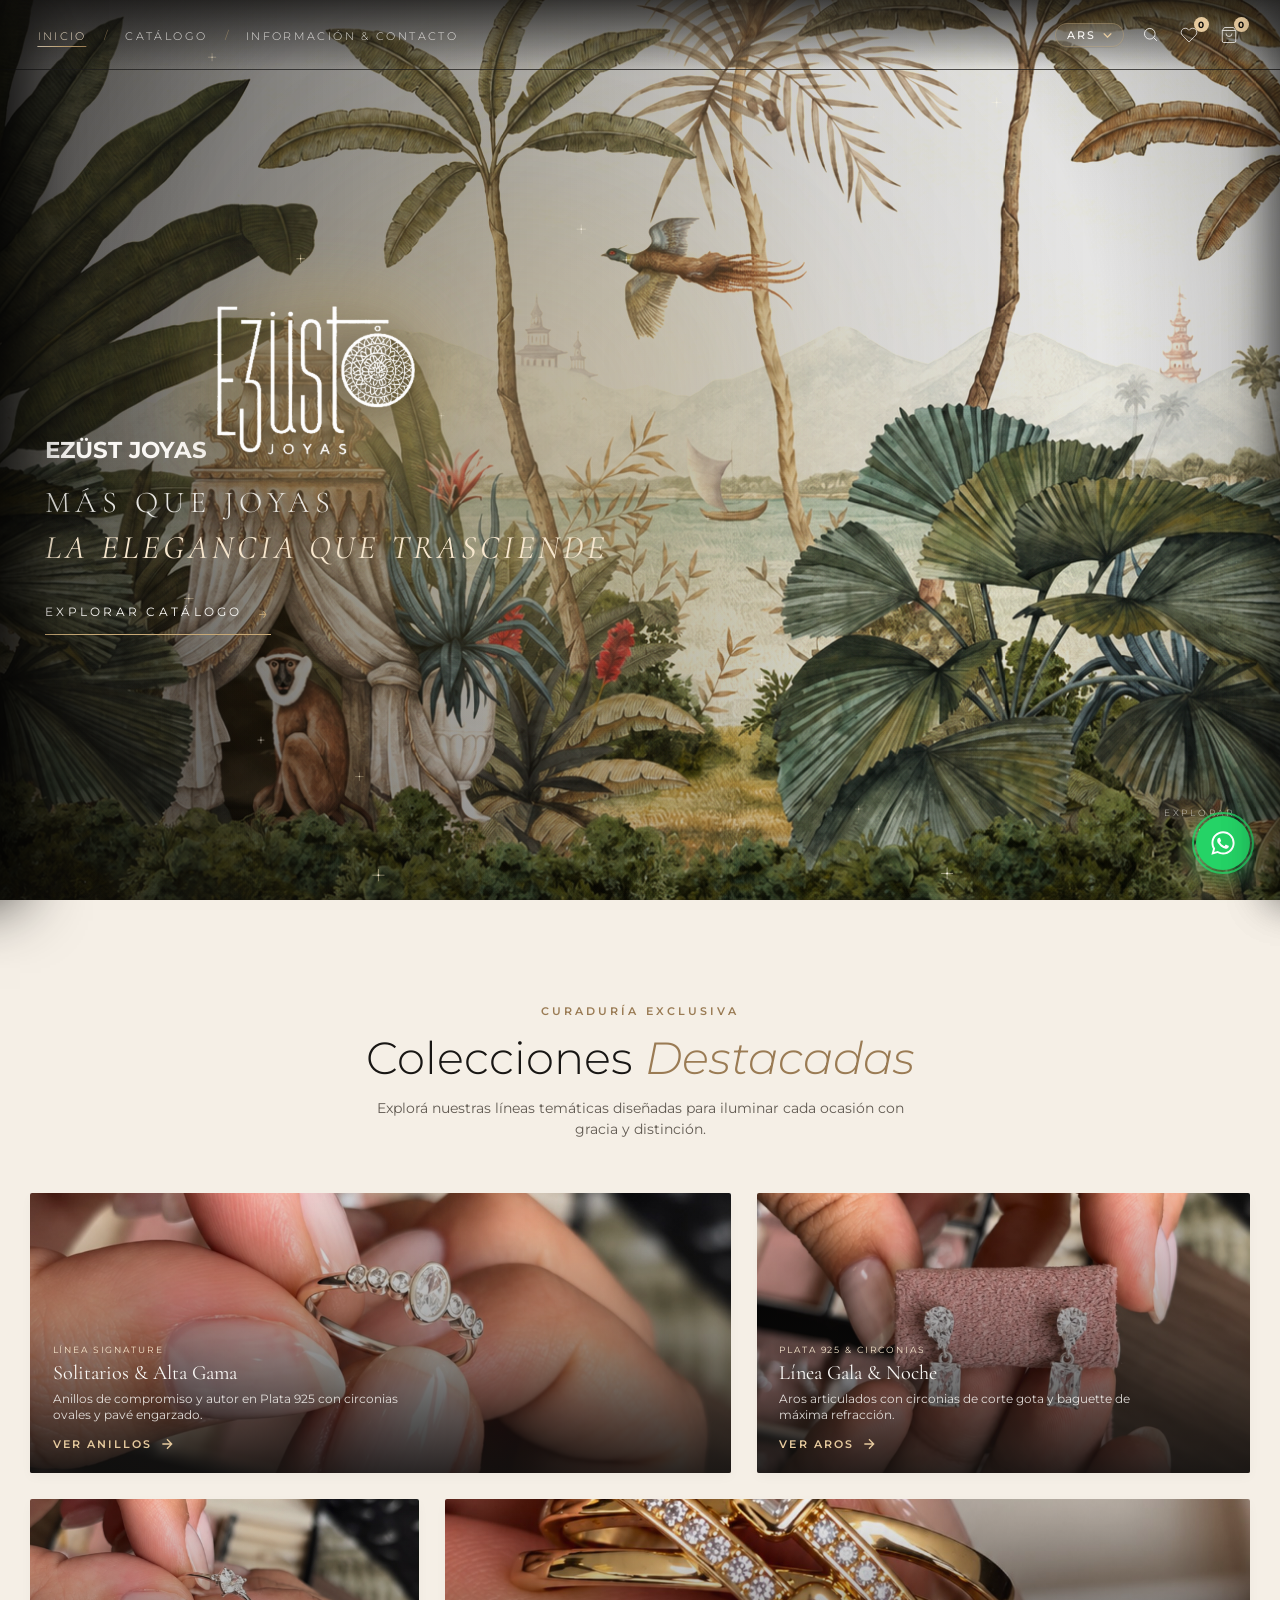
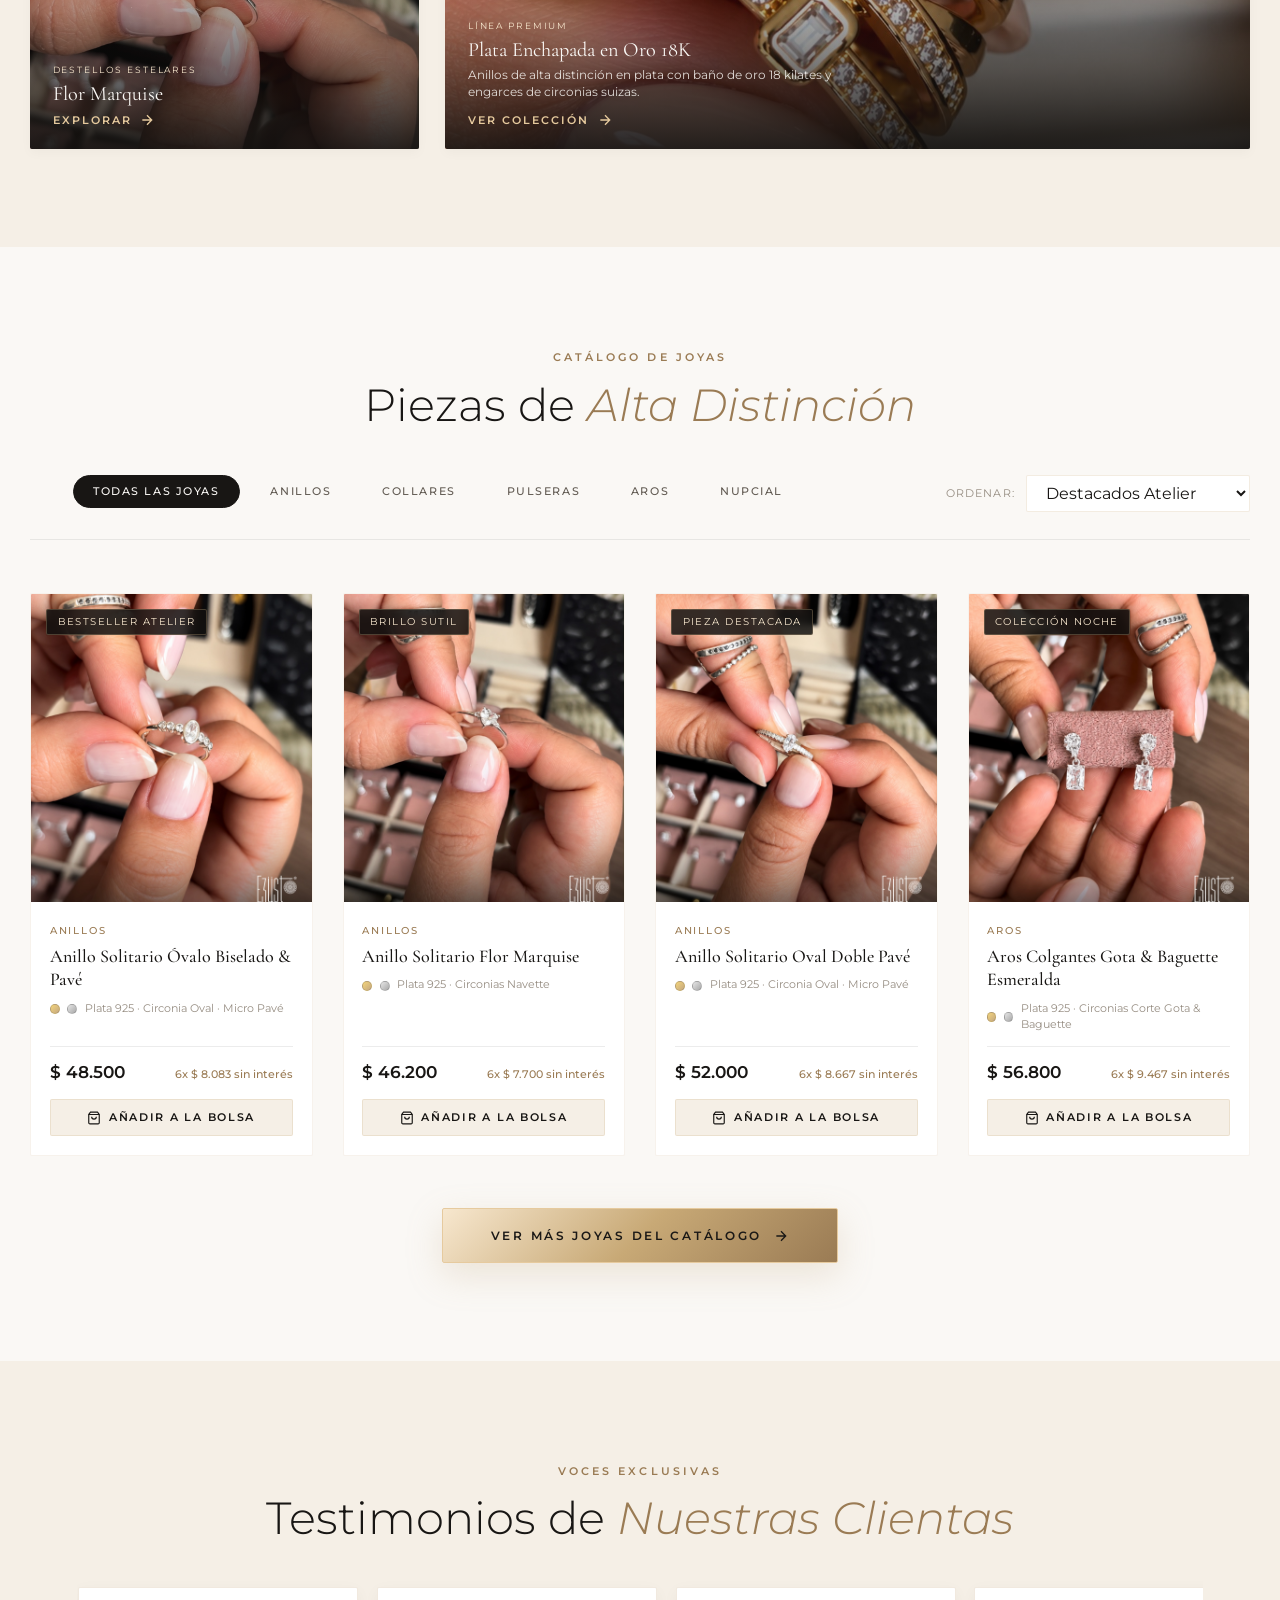
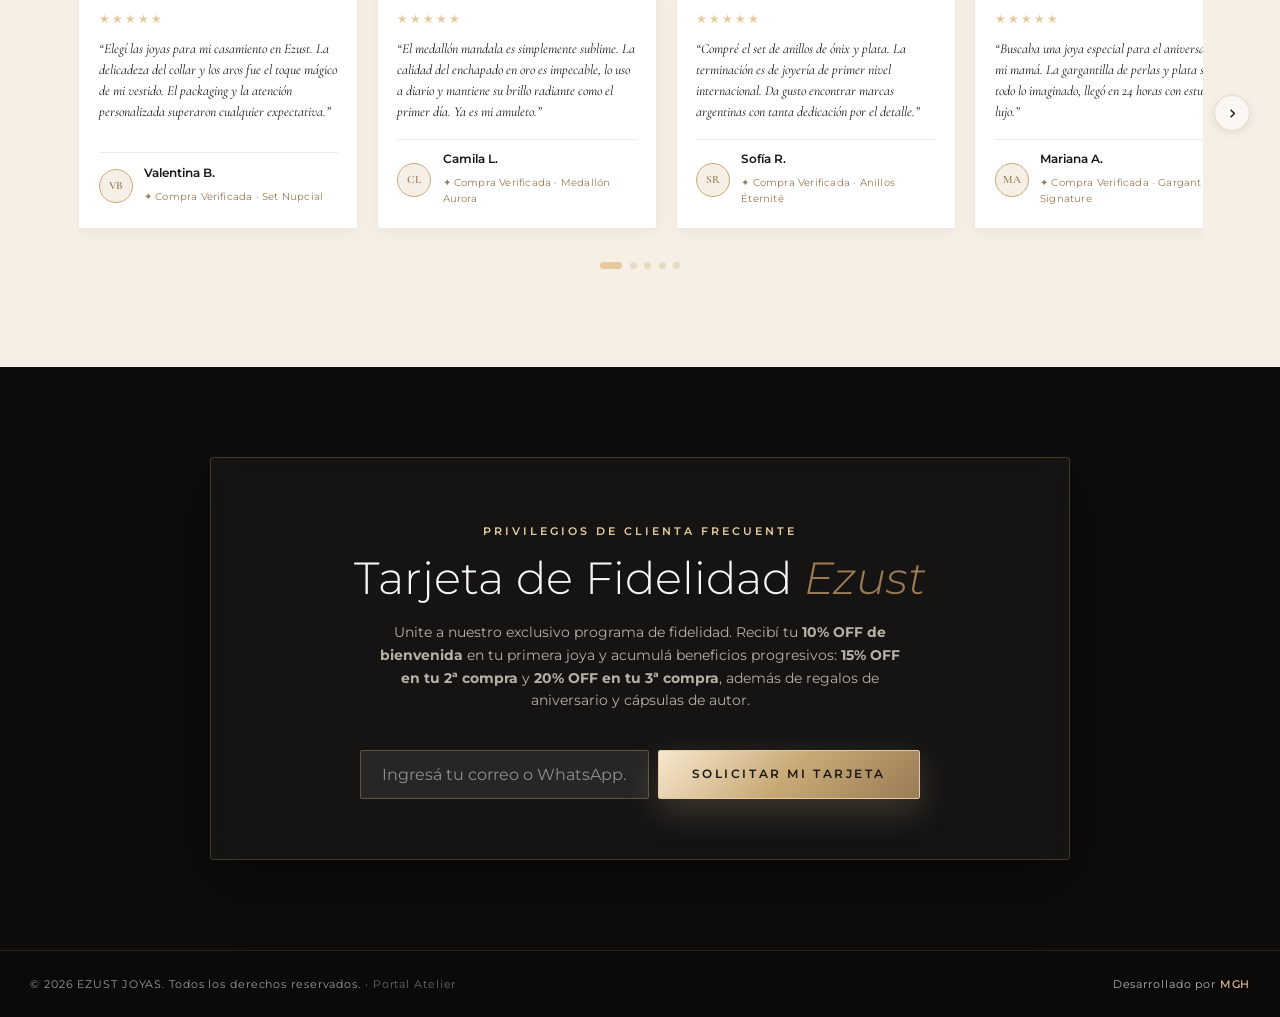
<file: index.html>
<!DOCTYPE html>
<html lang="es">

<head>
  <meta charset="UTF-8">
  <meta name="viewport" content="width=device-width, initial-scale=1.0, maximum-scale=1.0, minimum-scale=1.0, user-scalable=no, shrink-to-fit=no, viewport-fit=cover">
  <title>EZUST JOYAS</title>

  <!-- SEO & Meta Tags -->
  <meta name="description"
    content="Ezust Joyas — Alta joyería contemporánea en Oro 18K y Plata 925. Anillos de autor, collares, pulseras y aros diseñados para trascender y contar historias únicas.">
  <meta name="keywords"
    content="joyas de autor, joyeria fina, oro 18k, plata 925, anillos de compromiso, collares de oro, pulseras luxury, alta joyeria argentina, ezust joyas">
  <meta name="author" content="EZUST JOYAS">
  <meta name="theme-color" content="#121110">

  <!-- Open Graph / Social -->
  <meta property="og:type" content="website">
  <meta property="og:title" content="EZUST JOYAS | Joyas que cuentan historias">
  <meta property="og:description"
    content="Diseño de autor, metales nobles y elegancia atemporal. Descubrí nuestra nueva colección exclusiva.">
  <meta property="og:image" content="assets/img/hero_bride_gold.jpg">

  <!-- Stylesheet (cache-busted for mobile updates) -->
  <link rel="stylesheet" href="css/style.css?v=20261102_logo_main_h1_v5">
  <link rel="icon" type="image/svg+xml" href="assets/logo-symbol.svg">
</head>

<body>

  <!-- Sticky Luxury Floating Header -->
  <header class="site-header transparent-hero-header" id="siteHeader">
    <div class="header-inner container-fluid">

      <!-- Header Left: Minimalist Navigation & Mobile Menu Trigger -->
      <div class="header-left-col">
        <!-- Mobile Menu Toggle (on the left in mobile) -->
        <button class="header-icon-fine mobile-menu-btn" id="mobileMenuBtn" aria-label="Abrir Menú">
          <svg width="22" height="22" fill="none" stroke="currentColor" stroke-width="1.2" viewBox="0 0 24 24">
            <line x1="3" y1="7" x2="21" y2="7"></line>
            <line x1="3" y1="17" x2="21" y2="17"></line>
          </svg>
        </button>

        <nav class="header-nav-left" aria-label="Navegación principal">
          <ul class="nav-links-editorial">
            <li><a href="#inicio" class="nav-editorial-link active">INICIO</a></li>
            <li class="nav-dot">/</li>
            <li><a href="catalogo.html" class="nav-editorial-link">CATÁLOGO</a></li>
            <li class="nav-dot">/</li>
            <li><a href="contacto.html" class="nav-editorial-link">INFORMACIÓN & CONTACTO</a></li>
          </ul>
        </nav>
      </div>

      <!-- Header Right: Currency & Action Icons -->
      <div class="header-actions-right">

        <!-- Luxury Custom Currency Selector -->
        <div class="custom-currency-dropdown" id="currencyDropdown">
          <button class="currency-trigger-btn" id="currencyTrigger" type="button" aria-haspopup="true" aria-expanded="false" aria-label="Seleccionar Moneda">
            <span class="curr-selected-code" id="currentCurrencyLabel">ARS</span>
            <svg class="curr-arrow" width="9" height="5" viewBox="0 0 10 6" fill="none" stroke="currentColor" stroke-width="1.6" stroke-linecap="round">
              <path d="M1 1L5 5L9 1"/>
            </svg>
          </button>
          <div class="currency-dropdown-menu" id="currencyMenu">
            <button type="button" class="currency-menu-item active" data-currency="ARS">
              <span class="currency-item-code">ARS</span>
              <span class="currency-item-name">Pesos ($)</span>
              <span class="currency-item-dot">✦</span>
            </button>
            <button type="button" class="currency-menu-item" data-currency="USD">
              <span class="currency-item-code">USD</span>
              <span class="currency-item-name">Dólares ($)</span>
              <span class="currency-item-dot">✦</span>
            </button>
          </div>
        </div>

        <!-- Header Inline Search Box -->
        <div class="header-search-wrap" id="headerSearchWrap">
          <button class="header-icon-fine" id="searchBtn" title="Buscar Joyas" aria-label="Buscar">
            <svg width="17" height="17" fill="none" stroke="currentColor" stroke-width="1.4" viewBox="0 0 24 24">
              <circle cx="11" cy="11" r="7.5"></circle>
              <line x1="21" y1="21" x2="16.5" y2="16.5"></line>
            </svg>
          </button>
          <div class="header-search-input-box" id="headerSearchInputBox">
            <input type="text" id="headerSearchInput" class="header-search-field" placeholder="Buscar collares, anillos, perlas..." autocomplete="off">
            <button type="button" class="header-search-close" id="headerSearchCloseBtn">✕</button>
          </div>
          <!-- Live Floating Search Results Dropdown -->
          <div class="header-search-results-dropdown" id="headerSearchResults"></div>
        </div>

        <!-- Wishlist Icon -->
        <button class="header-icon-fine" id="wishlistBtn" title="Mis Favoritos" aria-label="Favoritos">
          <svg width="18" height="18" fill="none" stroke="currentColor" stroke-width="1.2" viewBox="0 0 24 24">
            <path
              d="M20.84 4.61a5.5 5.5 0 00-7.78 0L12 5.67l-1.06-1.06a5.5 5.5 0 00-7.78 7.78l1.06 1.06L12 21.23l7.78-7.78 1.06-1.06a5.5 5.5 0 000-7.78z">
            </path>
          </svg>
          <span class="badge-count-fine" id="wishlistCount">0</span>
        </button>

        <!-- Bag / Cart Icon -->
        <button class="header-icon-fine" id="cartBtn" title="Bolsa de Compras" aria-label="Carrito de compras">
          <svg width="18" height="18" fill="none" stroke="currentColor" stroke-width="1.2" viewBox="0 0 24 24">
            <path d="M6 2L3 6v14a2 2 0 002 2h14a2 2 0 002-2V6l-3-4z"></path>
            <line x1="3" y1="6" x2="21" y2="6"></line>
            <path d="M16 10a4 4 0 01-8 0"></path>
          </svg>
          <span class="badge-count-fine" id="cartCount">0</span>
        </button>

      </div>

    </div>
  </header>

  <!-- 4K Fullscreen Cinematographic Hero Section -->
  <section class="hero-cinematic-section" id="inicio">

    <!-- Background Macro Jewelry Visual with Parallax -->
    <div class="hero-cinematic-bg-wrapper" id="heroBgWrapper">
      <img src="assets/img/hero_jungle.png" alt="EZÜST Joyas - mural selvático, identidad de marca" class="hero-cinematic-img"
        id="heroCinematicImg">
      <!-- Vignette and Gradient Caustic Layers -->
      <div class="hero-cinematic-gradient-left"></div>
      <div class="hero-cinematic-vignette"></div>
      <div class="hero-cinematic-caustic-glow"></div>
      <!-- Ambient Sparkle Canvas -->
      <canvas id="heroSparklesCanvas" class="hero-sparkles-canvas"></canvas>
    </div>

    <!-- Main Editorial Content Overlay -->
    <div class="container hero-cinematic-container">
      <div class="hero-cinematic-content">

        <!-- Prominent Brand Logo (Main Hero Centerpiece) -->
        <h1 class="hero-brand-title-wrap">
          <span class="sr-only">EZÜST JOYAS</span>
          <div class="hero-prominent-logo-box">
            <img src="assets/logo-official-white.png" alt="EZÜST JOYAS" class="hero-prominent-logo-img">
            <div class="hero-prominent-logo-glow"></div>
          </div>
        </h1>

        <!-- Subheading Slogan (Compact & Sophisticated) -->
        <h2 class="hero-editorial-headline">
          <span class="headline-line line-1">MÁS QUE JOYAS</span>
          <span class="headline-line line-2">LA ELEGANCIA QUE TRASCIENDE</span>
        </h2>

        <div class="hero-editorial-cta-wrap">
          <a href="catalogo.html" class="hero-minimal-editorial-cta">
            <span class="cta-text">EXPLORAR CATÁLOGO</span>
            <span class="cta-arrow">→</span>
          </a>
        </div>

      </div>
    </div>

    <!-- Bottom Hallmarks Bar -->
    <div class="hero-bottom-bar">
      <div class="container hero-bottom-inner">
        <a href="#colecciones" class="hero-scroll-indicator" aria-label="Desplazarse hacia abajo">
          <span class="scroll-label">EXPLORAR</span>
          <div class="scroll-needle"></div>
        </a>
      </div>
    </div>

  </section>

  <!-- Featured Collections Section -->
  <section class="collections-section section-spacing" id="colecciones">
    <div class="container">

      <div class="section-header text-center">
        <span class="section-tag">Curaduría Exclusiva</span>
        <h2 class="section-title">Colecciones <em>Destacadas</em></h2>
        <p style="color: var(--text-secondary); max-width: 540px; margin: 0.8rem auto 0; font-size: 0.9rem;">
          Explorá nuestras líneas temáticas diseñadas para iluminar cada ocasión con gracia y distinción.
        </p>
      </div>

      <div class="collections-grid">

        <!-- Collection 1: Solitarios & Pavé (Large) -->
        <div class="collection-card col-span-7 large">
          <div class="collection-media">
            <img src="assets/products_hq/ez-real-01_main.jpg" alt="Solitarios y Anillos en Plata 925"
              loading="lazy">
            <div class="collection-overlay">
              <span class="collection-sub">Línea Signature</span>
              <h3 class="collection-name">Solitarios & Alta Gama</h3>
              <p class="collection-desc">Anillos de compromiso y autor en Plata 925 con circonias ovales y pavé engarzado.</p>
              <a href="catalogo.html?category=anillos" class="collection-link-btn">
                <span>Ver Anillos</span>
                <svg fill="none" stroke="currentColor" stroke-width="2" viewBox="0 0 24 24">
                  <path d="M5 12h14M12 5l7 7-7 7" />
                </svg>
              </a>
            </div>
          </div>
        </div>

        <!-- Collection 2: Aros Gala & Noche -->
        <div class="collection-card col-span-5 large">
          <div class="collection-media">
            <img src="assets/products_hq/ez-real-04_main.jpg" alt="Aros Colgantes Gota y Baguette" loading="lazy">
            <div class="collection-overlay">
              <span class="collection-sub">Plata 925 & Circonias</span>
              <h3 class="collection-name">Línea Gala & Noche</h3>
              <p class="collection-desc">Aros articulados con circonias de corte gota y baguette de máxima refracción.</p>
              <a href="catalogo.html?category=aros" class="collection-link-btn">
                <span>Ver Aros</span>
                <svg fill="none" stroke="currentColor" stroke-width="2" viewBox="0 0 24 24">
                  <path d="M5 12h14M12 5l7 7-7 7" />
                </svg>
              </a>
            </div>
          </div>
        </div>

        <!-- Collection 3: Flor Marquise -->
        <div class="collection-card col-span-4">
          <div class="collection-media">
            <img src="assets/products_hq/ez-real-02_main.jpg" alt="Anillo Flor Marquise" loading="lazy">
            <div class="collection-overlay">
              <span class="collection-sub">Destellos Estelares</span>
              <h3 class="collection-name">Flor Marquise</h3>
              <a href="catalogo.html?category=anillos" class="collection-link-btn">
                <span>Explorar</span>
                <svg fill="none" stroke="currentColor" stroke-width="2" viewBox="0 0 24 24">
                  <path d="M5 12h14M12 5l7 7-7 7" />
                </svg>
              </a>
            </div>
          </div>
        </div>

        <!-- Collection 4: Línea Premium Oro 18K -->
        <div class="collection-card col-span-8">
          <div class="collection-media">
            <img src="assets/products_hq/ez-real-10_main.jpg" alt="Anillos Plata Enchapada en Oro 18K" loading="lazy">
            <div class="collection-overlay">
              <span class="collection-sub">Línea Premium</span>
              <h3 class="collection-name">Plata Enchapada en Oro 18K</h3>
              <p class="collection-desc">Anillos de alta distinción en plata con baño de oro 18 kilates y engarces de circonias suizas.
              </p>
              <a href="catalogo.html?category=anillos" class="collection-link-btn">
                <span>Ver Colección</span>
                <svg fill="none" stroke="currentColor" stroke-width="2" viewBox="0 0 24 24">
                  <path d="M5 12h14M12 5l7 7-7 7" />
                </svg>
              </a>
            </div>
          </div>
        </div>

      </div>

    </div>
  </section>

  <!-- Interactive Product Catalog Section -->
  <section class="catalog-section section-spacing" id="catalogo">
    <div class="container">

      <div class="section-header text-center">
        <span class="section-tag">Catálogo de Joyas</span>
        <h2 class="section-title">Piezas de <em>Alta Distinción</em></h2>
      </div>

      <!-- Filters & Sorting Bar -->
      <div class="catalog-filters-bar">
        <div class="filter-categories-wrap">
          <button class="filter-scroll-btn filter-scroll-left hidden" aria-label="Desplazar categorías a la izquierda" type="button">
            <svg width="14" height="14" viewBox="0 0 24 24" fill="none" stroke="currentColor" stroke-width="2.2"><polyline points="15 18 9 12 15 6"></polyline></svg>
          </button>
          <div class="filter-categories">
            <button class="filter-btn active" data-category="all">Todas las Joyas</button>
            <button class="filter-btn" data-category="anillos">Anillos</button>
            <button class="filter-btn" data-category="collares">Collares</button>
            <button class="filter-btn" data-category="pulseras">Pulseras</button>
            <button class="filter-btn" data-category="aros">Aros</button>
            <button class="filter-btn" data-category="nupcial">Nupcial</button>
          </div>
          <button class="filter-scroll-btn filter-scroll-right" aria-label="Desplazar categorías a la derecha" type="button">
            <svg width="14" height="14" viewBox="0 0 24 24" fill="none" stroke="currentColor" stroke-width="2.2"><polyline points="9 18 15 12 9 6"></polyline></svg>
          </button>
        </div>

        <div class="catalog-sort-wrap">
          <span class="sort-label">Ordenar:</span>
          <select class="sort-select" id="catalogSort" aria-label="Ordenar catálogo">
            <option value="featured">Destacados Atelier</option>
            <option value="low-price">Menor a Mayor Precio</option>
            <option value="high-price">Mayor a Menor Precio</option>
          </select>
        </div>
      </div>

      <!-- Dynamic Product Cards Grid (Limited to 4 on Home) -->
      <div class="products-grid" id="productsGrid" data-limit="4">
        <!-- Injected via app.js -->
      </div>

      <!-- Ver Más CTA Linking to Catalog Page -->
      <div class="text-center" style="margin-top: 3.5rem;">
        <a href="catalogo.html" class="btn-luxury btn-primary" style="padding: 1.1rem 3.2rem; font-size: 0.82rem; letter-spacing: 0.22em;">
          <span>Ver Más Joyas del Catálogo</span>
          <svg width="16" height="16" fill="none" stroke="currentColor" stroke-width="2" viewBox="0 0 24 24">
            <path d="M5 12h14M12 5l7 7-7 7" />
          </svg>
        </a>
      </div>

    </div>
  </section>







  <!-- Verified Testimonials Section -->
  <section class="testimonials-section section-spacing">
    <div class="container">

      <div class="section-header text-center">
        <span class="section-tag">Voces Exclusivas</span>
        <h2 class="section-title">Testimonios de <em>Nuestras Clientas</em></h2>
      </div>

      <div class="testimonials-carousel-wrap">
        <button class="testimonials-nav-btn testimonials-nav-prev hidden" id="testiPrevBtn" aria-label="Testimonio anterior" type="button">
          <svg width="15" height="15" viewBox="0 0 24 24" fill="none" stroke="currentColor" stroke-width="2.2"><polyline points="15 18 9 12 15 6"></polyline></svg>
        </button>

        <div class="testimonials-grid" id="testimonialsTrack">

          <div class="testimonial-card">
            <div class="testimonial-stars">★★★★★</div>
            <p class="testimonial-text">
              “Elegí las joyas para mi casamiento en Ezust. La delicadeza del collar y los aros fue el toque mágico de mi
              vestido. El packaging y la atención personalizada superaron cualquier expectativa.”
            </p>
            <div class="testimonial-author">
              <div class="author-avatar">VB</div>
              <div class="author-info">
                <h5>Valentina B.</h5>
                <span>✦ Compra Verificada · Set Nupcial</span>
              </div>
            </div>
          </div>

          <div class="testimonial-card">
            <div class="testimonial-stars">★★★★★</div>
            <p class="testimonial-text">
              “El medallón mandala es simplemente sublime. La calidad del enchapado en oro es impecable, lo uso a diario y
              mantiene su brillo radiante como el primer día. Ya es mi amuleto.”
            </p>
            <div class="testimonial-author">
              <div class="author-avatar">CL</div>
              <div class="author-info">
                <h5>Camila L.</h5>
                <span>✦ Compra Verificada · Medallón Aurora</span>
              </div>
            </div>
          </div>

          <div class="testimonial-card">
            <div class="testimonial-stars">★★★★★</div>
            <p class="testimonial-text">
              “Compré el set de anillos de ónix y plata. La terminación es de joyería de primer nivel internacional. Da
              gusto encontrar marcas argentinas con tanta dedicación por el detalle.”
            </p>
            <div class="testimonial-author">
              <div class="author-avatar">SR</div>
              <div class="author-info">
                <h5>Sofía R.</h5>
                <span>✦ Compra Verificada · Anillos Éternité</span>
              </div>
            </div>
          </div>

          <div class="testimonial-card">
            <div class="testimonial-stars">★★★★★</div>
            <p class="testimonial-text">
              “Buscaba una joya especial para el aniversario de mi mamá. La gargantilla de perlas y plata superó todo lo imaginado, llegó en 24 horas con estuche de lujo.”
            </p>
            <div class="testimonial-author">
              <div class="author-avatar">MA</div>
              <div class="author-info">
                <h5>Mariana A.</h5>
                <span>✦ Compra Verificada · Gargantilla Signature</span>
              </div>
            </div>
          </div>

          <div class="testimonial-card">
            <div class="testimonial-stars">★★★★★</div>
            <p class="testimonial-text">
              “El calibrador digital me permitió acertar mi medida exacta sin moverme de casa. El anillo solitario es deslumbrante, súper cómodo y brillante.”
            </p>
            <div class="testimonial-author">
              <div class="author-avatar">LG</div>
              <div class="author-info">
                <h5>Lucía G.</h5>
                <span>✦ Compra Verificada · Solitario Lumière</span>
              </div>
            </div>
          </div>

        </div>

        <button class="testimonials-nav-btn testimonials-nav-next" id="testiNextBtn" aria-label="Siguiente testimonio" type="button">
          <svg width="15" height="15" viewBox="0 0 24 24" fill="none" stroke="currentColor" stroke-width="2.2"><polyline points="9 18 15 12 9 6"></polyline></svg>
        </button>
      </div>

      <!-- Carousel Pagination Dots -->
      <div class="testimonials-dots" id="testimonialsDots">
        <button class="testi-dot active" aria-label="Testimonio 1"></button>
        <button class="testi-dot" aria-label="Testimonio 2"></button>
        <button class="testi-dot" aria-label="Testimonio 3"></button>
        <button class="testi-dot" aria-label="Testimonio 4"></button>
        <button class="testi-dot" aria-label="Testimonio 5"></button>
      </div>

  </section>

  <!-- VIP Loyalty Card Section -->
  <section class="newsletter-section" id="fidelidad">
    <div class="container">
      <div class="newsletter-box">
        <span class="section-tag" style="color: var(--gold-bright);">Privilegios de Clienta Frecuente</span>
        <h2 class="section-title">Tarjeta de Fidelidad <em>Ezust</em></h2>
        <p class="subtitle">
          Unite a nuestro exclusivo programa de fidelidad. Recibí tu <strong>10% OFF de bienvenida</strong> en tu primera joya y acumulá beneficios progresivos: <strong>15% OFF en tu 2ª compra</strong> y <strong>20% OFF en tu 3ª compra</strong>, además de regalos de aniversario y cápsulas de autor.
        </p>

        <form class="newsletter-form" id="newsletterForm">
          <input type="text" id="newsletterEmail" class="newsletter-input"
            placeholder="Ingresá tu correo o WhatsApp..." required aria-label="Contacto para Tarjeta de Fidelidad">
          <button type="submit" class="btn-luxury btn-primary">
            <span>Solicitar Mi Tarjeta</span>
          </button>
        </form>

      </div>
    </div>
  </section>

  <!-- Slim Minimal Luxury Footer -->
  <footer class="site-footer-slim" id="contacto">
    <div class="container">
      <div class="footer-slim-inner">
        <div class="footer-slim-copy">
          © 2026 EZUST JOYAS. Todos los derechos reservados. · <a href="admin.html" style="color: inherit; text-decoration: none; opacity: 0.65; transition: opacity 0.2s;" onmouseover="this.style.opacity='1'" onmouseout="this.style.opacity='0.65'">Portal Atelier</a>
        </div>
        <div class="footer-slim-dev">
          Desarrollado por <a href="https://instagram.com/martiniano.web" target="_blank" rel="noopener"
            class="developer-link">MGH</a>
        </div>
      </div>
    </div>
  </footer>

  <!-- Floating WhatsApp Action Button -->
  <a href="https://wa.me/5493576415867?text=Hola%20Ezust%20joyas,%20quiero..." target="_blank" rel="noopener"
    class="floating-whatsapp-btn" aria-label="Contactar por WhatsApp">
    <svg width="32" height="32" viewBox="0 0 24 24" fill="currentColor">
      <path
        d="M12.04 2c-5.46 0-9.91 4.45-9.91 9.91 0 1.75.46 3.45 1.32 4.95L2.05 22l5.25-1.38c1.45.79 3.08 1.21 4.74 1.21 5.46 0 9.91-4.45 9.91-9.91 0-2.65-1.03-5.14-2.9-7.01A9.816 9.816 0 0 0 12.04 2zm.01 1.67c2.2 0 4.26.86 5.82 2.42a8.225 8.225 0 0 1 2.41 5.83c0 4.54-3.7 8.24-8.24 8.24-1.48 0-2.93-.4-4.2-1.15l-.3-.18-3.12.82.83-3.04-.2-.31a8.196 8.196 0 0 1-1.26-4.38c0-4.54 3.7-8.24 8.24-8.24zm-3.53 3.99c-.19 0-.42.07-.64.31-.22.24-.85.83-.85 2.03 0 1.2.88 2.36 1 2.53.13.16 1.72 2.63 4.17 3.69.58.25 1.04.4 1.4.51.59.19 1.12.16 1.54.1.47-.07 1.45-.59 1.65-1.17.21-.57.21-1.06.15-1.17-.06-.1-.23-.17-.48-.29-.25-.13-1.45-.72-1.68-.8-.22-.08-.39-.13-.55.12-.16.25-.63.8-.78.96-.14.16-.29.18-.54.06-.25-.13-1.04-.38-1.98-1.22-.73-.65-1.23-1.46-1.37-1.7-.14-.25-.01-.38.11-.51.11-.11.25-.29.37-.43.13-.15.17-.25.25-.42.08-.17.04-.31-.02-.44-.06-.13-.55-1.33-.76-1.82-.2-.48-.41-.42-.56-.43l-.48-.01z" />
    </svg>
  </a>

  <!-- Drawer Backdrop Overlay -->
  <div class="drawer-overlay" id="drawerOverlay"></div>

  <!-- Slide-Out Shopping Bag Drawer -->
  <aside class="side-drawer" id="cartDrawer" aria-label="Bolsa de compras">
    <div class="drawer-header">
      <h3 class="drawer-title">Bolsa de Compras</h3>
      <button class="drawer-close-btn" id="cartCloseBtn" aria-label="Cerrar bolsa">✕</button>
    </div>

    <!-- Shipping Info -->
    <div class="drawer-shipping-meter">
      <div class="shipping-meter-text" id="shippingText">
        <span>✦ Envíos asegurados a todo el país por Andreani y Correo Argentino</span>
      </div>
    </div>

    <!-- Items List -->
    <div class="drawer-body" id="cartItemsContainer">
      <!-- Injected via app.js -->
    </div>

    <!-- Drawer Footer -->
    <div class="drawer-footer" id="cartDrawerFooter">
      <div class="drawer-subtotal-row">
        <span class="drawer-subtotal-label">Subtotal estimado:</span>
        <span class="drawer-subtotal-price" id="cartSubtotal">$ 0</span>
      </div>
      <div class="drawer-transfer-discount-row" id="cartTransferDiscountRow">
        <span>✦ 15% OFF pagando con Transferencia: <strong id="cartTransferPrice">$ 0</strong></span>
      </div>
      <div class="drawer-actions">
        <a href="#" id="checkoutWhatsappBtn" target="_blank" rel="noopener" class="btn-luxury btn-checkout-whatsapp"
          style="width: 100%; justify-content: center;">
          <svg width="20" height="20" fill="currentColor" viewBox="0 0 24 24">
            <path
              d="M12.031 6.172c-3.181 0-5.767 2.586-5.768 5.766-.001 1.298.38 2.27 1.019 3.287l-.711 2.598 2.664-.699c.971.53 1.771.815 2.796.815 3.181 0 5.767-2.587 5.768-5.766.001-3.18-2.585-5.766-5.768-5.766zm9.969 5.766c0 5.518-4.482 10-10 10-1.697 0-3.286-.423-4.685-1.168l-5.315 1.392 1.417-5.181c-.881-1.488-1.417-3.218-1.417-5.043 0-5.518 4.482-10 10-10s10 4.482 10 10z" />
          </svg>
          <span id="checkoutWhatsappBtnText">Finalizar Pedido por WhatsApp</span>
        </a>
        <a href="#" id="checkoutTransferBtn" target="_blank" rel="noopener" class="btn-luxury btn-checkout-transfer"
          style="width: 100%; justify-content: center;">
          <span>Pagar con Transferencia (15% OFF)</span>
        </a>
      </div>
    </div>
  </aside>

  <!-- Slide-Out Wishlist Drawer -->
  <aside class="side-drawer" id="wishlistDrawer" aria-label="Lista de Deseos">
    <div class="drawer-header">
      <h3 class="drawer-title">Lista de Deseos</h3>
      <button class="drawer-close-btn" id="wishlistCloseBtn" aria-label="Cerrar favoritos">✕</button>
    </div>
    <div class="drawer-body" id="wishlistItemsContainer">
      <!-- Injected via app.js -->
    </div>
  </aside>

  <!-- Mobile Navigation Drawer -->
  <div class="mobile-nav-drawer" id="mobileNavDrawer" aria-label="Menú de navegación móvil">
    <div class="mobile-nav-header">
      <img src="assets/logo-official-gold.png" alt="EZUST JOYAS" style="height: 38px; width: auto; object-fit: contain;">
      <button id="mobileNavClose" type="button" aria-label="Cerrar menú">✕</button>
    </div>
    <div class="mobile-nav-links">
      <a href="#inicio" class="mobile-nav-link">
        <span>Inicio</span>
        <span>→</span>
      </a>
      <a href="catalogo.html" class="mobile-nav-link">
        <span>Catálogo</span>
        <span>→</span>
      </a>
      <a href="javascript:void(0)" class="mobile-nav-link" id="mobileWishlistLink">
        <span>Mis Favoritos ♡</span>
        <span style="font-size: 0.85rem; color: var(--gold-light);">Ver lista →</span>
      </a>
      <a href="contacto.html" class="mobile-nav-link">
        <span>Información & Contacto</span>
        <span>→</span>
      </a>
      <a href="https://wa.me/5493576467389" target="_blank" rel="noopener" class="mobile-nav-link" style="color: var(--gold-bright);">
        <span>Atención WhatsApp</span>
        <span>💬</span>
      </a>
    </div>
    <div class="mobile-nav-footer">
      <div class="mobile-nav-footer-brand">
        <span>✦</span> ALTA JOYERÍA
      </div>
      <p class="mobile-nav-footer-text">Oro 18K & Plata 925 · Envíos a todo el país</p>
    </div>
  </div>

  <!-- Fullscreen Luxury Sliding Product Canvas (SPA Product Page) -->
  <div class="fullscreen-product-sheet" id="productFullscreenCanvas" aria-modal="true" role="dialog">
    <div class="sheet-top-bar">
      <button class="sheet-back-btn" id="productSheetBackBtn" type="button">
        <svg width="18" height="18" fill="none" stroke="currentColor" stroke-width="2" viewBox="0 0 24 24"><path d="M19 12H5M12 19l-7-7 7-7"/></svg>
        <span>Volver</span>
      </button>
      <div class="sheet-logo-center">
        <img src="assets/logo-official-gold.png" alt="EZUST JOYAS" height="34">
      </div>
      <button class="sheet-close-btn" id="productSheetCloseBtn" type="button" aria-label="Cerrar vista de producto">
        ✕
      </button>
    </div>

    <div class="product-sheet-scroll-body" id="productSheetBody">
      <!-- Dynamically rendered via renderFullscreenProduct() in app.js -->
    </div>
  </div>



  <!-- JavaScript Application -->
  <script src="js/app.js?v=20261024_fix_v14"></script>
</body>

</html>
</file>
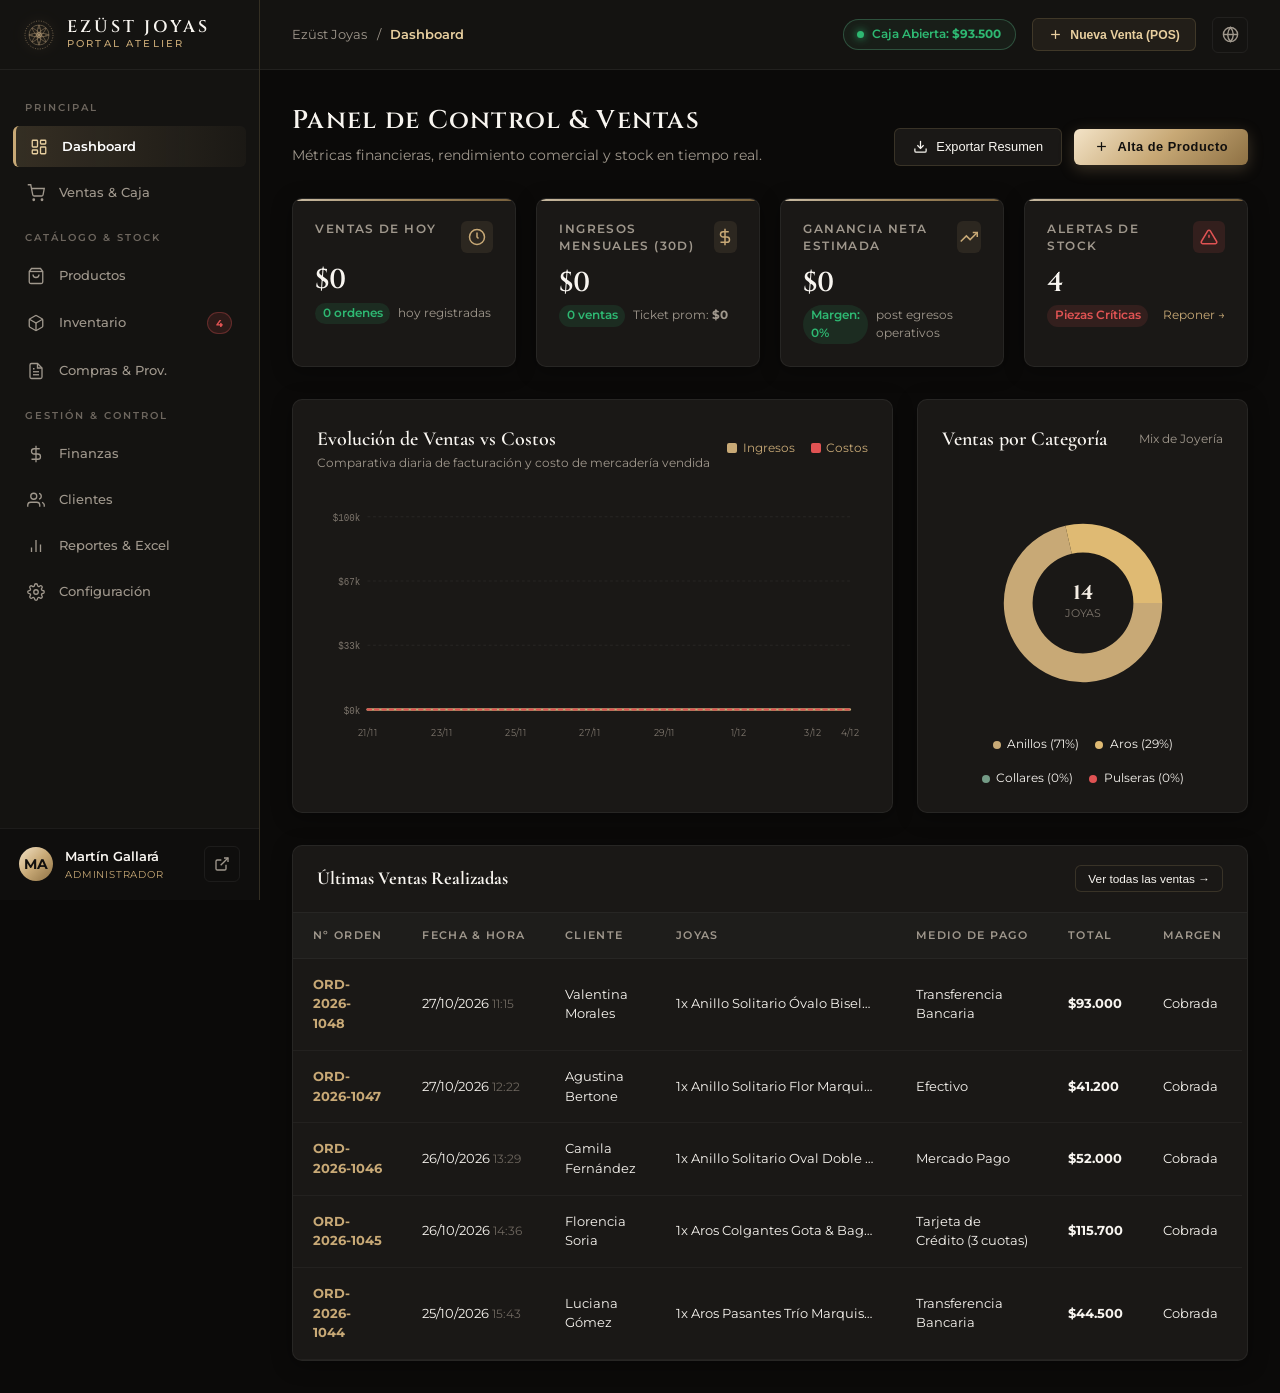
<file: admin.html>
<!DOCTYPE html>
<html lang="es">

<head>
  <meta charset="UTF-8">
  <meta name="viewport" content="width=device-width, initial-scale=1.0, maximum-scale=1.0, user-scalable=no">
  <title>Portal Atelier & Gestión | EZÜST JOYAS</title>
  
  <meta name="robots" content="noindex, nofollow">
  <meta name="theme-color" content="#0B0A09">
  
  <!-- Favicon -->
  <link rel="icon" type="image/svg+xml" href="assets/logo-symbol.svg">

  <!-- Core Stylesheets -->
  <link rel="stylesheet" href="css/admin.css?v=20261027_v1">
</head>

<body class="admin-body">

  <!-- Mobile Drawer Overlay -->
  <div class="admin-modal-backdrop" id="sidebarBackdrop" onclick="toggleSidebar(false)"></div>

  <!-- ==========================================================================
       SIDEBAR NAVIGATION
       ========================================================================== -->
  <aside class="admin-sidebar" id="adminSidebar">
    
    <div class="sidebar-header">
      <a href="admin.html" class="brand-link">
        <img src="assets/logo-symbol.svg" alt="EZÜST" class="brand-symbol">
        <div class="brand-text-block">
          <span class="brand-title">EZÜST JOYAS</span>
          <span class="brand-badge">Portal Atelier</span>
        </div>
      </a>
      <button class="topbar-icon-btn" onclick="toggleSidebar(false)" style="display: none;" id="sidebarCloseBtn" aria-label="Cerrar Menú">
        <svg width="18" height="18" fill="none" stroke="currentColor" stroke-width="2" viewBox="0 0 24 24"><path d="M6 18L18 6M6 6l12 12"/></svg>
      </button>
    </div>

    <nav class="sidebar-nav">
      
      <span class="nav-section-title">Principal</span>
      
      <a class="nav-item active" data-view="dashboard" onclick="switchView('dashboard')">
        <svg class="nav-icon" fill="none" stroke="currentColor" viewBox="0 0 24 24">
          <rect x="3" y="3" width="7" height="9" rx="1"/>
          <rect x="14" y="3" width="7" height="5" rx="1"/>
          <rect x="14" y="12" width="7" height="9" rx="1"/>
          <rect x="3" y="16" width="7" height="5" rx="1"/>
        </svg>
        <span>Dashboard</span>
      </a>

      <a class="nav-item" data-view="sales" onclick="switchView('sales')">
        <svg class="nav-icon" fill="none" stroke="currentColor" viewBox="0 0 24 24">
          <circle cx="9" cy="21" r="1"/><circle cx="20" cy="21" r="1"/>
          <path d="M1 1h4l2.68 13.39a2 2 0 0 0 2 1.61h9.72a2 2 0 0 0 2-1.61L23 6H6"/>
        </svg>
        <span>Ventas & Caja</span>
      </a>

      <span class="nav-section-title">Catálogo & Stock</span>

      <a class="nav-item" data-view="products" onclick="switchView('products')">
        <svg class="nav-icon" fill="none" stroke="currentColor" viewBox="0 0 24 24">
          <path d="M6 2L3 6v14a2 2 0 0 0 2 2h14a2 2 0 0 0 2-2V6l-3-4z"/><line x1="3" y1="6" x2="21" y2="6"/>
          <path d="M16 10a4 4 0 0 1-8 0"/>
        </svg>
        <span>Productos</span>
      </a>

      <a class="nav-item" data-view="inventory" onclick="switchView('inventory')">
        <svg class="nav-icon" fill="none" stroke="currentColor" viewBox="0 0 24 24">
          <path d="M21 16V8a2 2 0 0 0-1-1.73l-7-4a2 2 0 0 0-2 0l-7 4A2 2 0 0 0 3 8v8a2 2 0 0 0 1 1.73l7 4a2 2 0 0 0 2 0l7-4A2 2 0 0 0 21 16z"/>
          <polyline points="3.27 6.96 12 12.01 20.73 6.96"/>
          <line x1="12" y1="22.08" x2="12" y2="12"/>
        </svg>
        <span>Inventario</span>
        <span class="nav-pill-badge" id="navStockAlertBadge">0</span>
      </a>

      <a class="nav-item" data-view="purchases" onclick="switchView('purchases')">
        <svg class="nav-icon" fill="none" stroke="currentColor" viewBox="0 0 24 24">
          <path d="M14 2H6a2 2 0 0 0-2 2v16a2 2 0 0 0 2 2h12a2 2 0 0 0 2-2V8z"/>
          <polyline points="14 2 14 8 20 8"/><line x1="16" y1="13" x2="8" y2="13"/>
          <line x1="16" y1="17" x2="8" y2="17"/><polyline points="10 9 9 9 8 9"/>
        </svg>
        <span>Compras & Prov.</span>
      </a>

      <span class="nav-section-title">Gestión & Control</span>

      <a class="nav-item" data-view="finances" onclick="switchView('finances')">
        <svg class="nav-icon" fill="none" stroke="currentColor" viewBox="0 0 24 24">
          <line x1="12" y1="1" x2="12" y2="23"/>
          <path d="M17 5H9.5a3.5 3.5 0 0 0 0 7h5a3.5 3.5 0 0 1 0 7H6"/>
        </svg>
        <span>Finanzas</span>
      </a>

      <a class="nav-item" data-view="customers" onclick="switchView('customers')">
        <svg class="nav-icon" fill="none" stroke="currentColor" viewBox="0 0 24 24">
          <path d="M17 21v-2a4 4 0 0 0-4-4H5a4 4 0 0 0-4 4v2"/>
          <circle cx="9" cy="7" r="4"/>
          <path d="M23 21v-2a4 4 0 0 0-3-3.87"/>
          <path d="M16 3.13a4 4 0 0 1 0 7.75"/>
        </svg>
        <span>Clientes</span>
      </a>

      <a class="nav-item" data-view="reports" onclick="switchView('reports')">
        <svg class="nav-icon" fill="none" stroke="currentColor" viewBox="0 0 24 24">
          <line x1="18" y1="20" x2="18" y2="10"/>
          <line x1="12" y1="20" x2="12" y2="4"/>
          <line x1="6" y1="20" x2="6" y2="14"/>
        </svg>
        <span>Reportes & Excel</span>
      </a>

      <a class="nav-item" data-view="settings" onclick="switchView('settings')">
        <svg class="nav-icon" fill="none" stroke="currentColor" viewBox="0 0 24 24">
          <circle cx="12" cy="12" r="3"/>
          <path d="M19.4 15a1.65 1.65 0 0 0 .33 1.82l.06.06a2 2 0 0 1 0 2.83 2 2 0 0 1-2.83 0l-.06-.06a1.65 1.65 0 0 0-1.82-.33 1.65 1.65 0 0 0-1 1.51V21a2 2 0 0 1-2 2 2 2 0 0 1-2-2v-.09A1.65 1.65 0 0 0 9 19.4a1.65 1.65 0 0 0-1.82.33l-.06.06a2 2 0 0 1-2.83 0 2 2 0 0 1 0-2.83l.06-.06a1.65 1.65 0 0 0 .33-1.82 1.65 1.65 0 0 0-1.51-1H3a2 2 0 0 1-2-2 2 2 0 0 1 2-2h.09A1.65 1.65 0 0 0 4.6 9a1.65 1.65 0 0 0-.33-1.82l-.06-.06a2 2 0 0 1 0-2.83 2 2 0 0 1 2.83 0l.06.06a1.65 1.65 0 0 0 1.82.33H9a1.65 1.65 0 0 0 1-1.51V3a2 2 0 0 1 2-2 2 2 0 0 1 2 2v.09a1.65 1.65 0 0 0 1 1.51 1.65 1.65 0 0 0 1.82-.33l.06-.06a2 2 0 0 1 2.83 0 2 2 0 0 1 0 2.83l-.06.06a1.65 1.65 0 0 0-.33 1.82V9a1.65 1.65 0 0 0 1.51 1H21a2 2 0 0 1 2 2 2 2 0 0 1-2 2h-.09a1.65 1.65 0 0 0-1.51 1z"/>
        </svg>
        <span>Configuración</span>
      </a>

    </nav>

    <div class="sidebar-footer">
      <div class="user-mini-card">
        <div class="user-avatar-circle" id="sidebarAvatar">MG</div>
        <div class="user-info">
          <span class="user-name" id="sidebarUserName">Martín Gallará</span>
          <span class="user-role-badge" id="sidebarUserRole">Administrador</span>
        </div>
      </div>
      <a href="index.html" class="topbar-icon-btn" title="Ir a la Tienda Pública" target="_blank">
        <svg width="16" height="16" fill="none" stroke="currentColor" stroke-width="2" viewBox="0 0 24 24"><path d="M18 13v6a2 2 0 0 1-2 2H5a2 2 0 0 1-2-2V8a2 2 0 0 1 2-2h6"/><polyline points="15 3 21 3 21 9"/><line x1="10" y1="14" x2="21" y2="3"/></svg>
      </a>
    </div>

  </aside>

  <!-- ==========================================================================
       MAIN CONTENT WRAPPER
       ========================================================================== -->
  <div class="admin-main-wrapper">
    
    <!-- Topbar -->
    <header class="admin-topbar">
      <div class="topbar-left">
        <button class="topbar-toggle-btn" onclick="toggleSidebar(true)" aria-label="Abrir Menú">
          <svg width="22" height="22" fill="none" stroke="currentColor" stroke-width="2" viewBox="0 0 24 24"><line x1="3" y1="12" x2="21" y2="12"/><line x1="3" y1="6" x2="21" y2="6"/><line x1="3" y1="18" x2="21" y2="18"/></svg>
        </button>
        <div class="topbar-breadcrumbs">
          <span>Ezüst Joyas</span>
          <span>/</span>
          <span class="active" id="topbarCurrentViewLabel">Dashboard</span>
        </div>
      </div>

      <div class="topbar-right">
        <!-- Cashier Status Indicator -->
        <div class="cash-status-chip" id="topbarCashChip" onclick="switchView('sales', 'caja')" style="cursor: pointer;" title="Gestionar Caja">
          <span class="status-dot-pulse"></span>
          <span id="topbarCashStatusText">Caja Abierta: $93.500</span>
        </div>

        <!-- POS Quick Action -->
        <button class="topbar-btn" onclick="switchView('sales', 'pos')">
          <svg width="15" height="15" fill="none" stroke="currentColor" stroke-width="2" viewBox="0 0 24 24"><line x1="12" y1="5" x2="12" y2="19"/><line x1="5" y1="12" x2="19" y2="12"/></svg>
          <span>Nueva Venta (POS)</span>
        </button>

        <!-- View Store Public Link -->
        <a href="index.html" class="topbar-icon-btn" title="Ver Tienda Online" target="_blank">
          <svg width="17" height="17" fill="none" stroke="currentColor" stroke-width="2" viewBox="0 0 24 24"><circle cx="12" cy="12" r="10"/><line x1="2" y1="12" x2="22" y2="12"/><path d="M12 2a15.3 15.3 0 0 1 4 10 15.3 15.3 0 0 1-4 10 15.3 15.3 0 0 1-4-10 15.3 15.3 0 0 1 4-10z"/></svg>
        </a>
      </div>
    </header>

    <!-- Content Viewport -->
    <main class="admin-content-area">

      <!-- ====================================================================
           1. DASHBOARD VIEW
           ==================================================================== -->
      <section class="admin-view active" id="view-dashboard">
        
        <div class="view-header">
          <div class="view-title-group">
            <h1>Panel de Control & Ventas</h1>
            <p>Métricas financieras, rendimiento comercial y stock en tiempo real.</p>
          </div>
          <div class="view-actions">
            <button class="btn-secondary" onclick="exportQuickReport()">
              <svg width="15" height="15" fill="none" stroke="currentColor" stroke-width="2" viewBox="0 0 24 24"><path d="M21 15v4a2 2 0 0 1-2 2H5a2 2 0 0 1-2-2v-4"/><polyline points="7 10 12 15 17 10"/><line x1="12" y1="15" x2="12" y2="3"/></svg>
              <span>Exportar Resumen</span>
            </button>
            <button class="btn-primary" onclick="openProductModal()">
              <svg width="15" height="15" fill="none" stroke="currentColor" stroke-width="2" viewBox="0 0 24 24"><line x1="12" y1="5" x2="12" y2="19"/><line x1="5" y1="12" x2="19" y2="12"/></svg>
              <span>Alta de Producto</span>
            </button>
          </div>
        </div>

        <!-- KPI Grid -->
        <div class="kpi-grid">
          
          <div class="kpi-card">
            <div class="kpi-header">
              <span class="kpi-label">Ventas de Hoy</span>
              <div class="kpi-icon-wrap">
                <svg width="18" height="18" fill="none" stroke="currentColor" stroke-width="2" viewBox="0 0 24 24"><circle cx="12" cy="12" r="10"/><polyline points="12 6 12 12 14 14"/></svg>
              </div>
            </div>
            <div class="kpi-value" id="kpiTodayRevenue">$0</div>
            <div class="kpi-footer">
              <span class="kpi-pill positive" id="kpiTodayCountPill">0 órdenes</span>
              <span>hoy registradas</span>
            </div>
          </div>

          <div class="kpi-card">
            <div class="kpi-header">
              <span class="kpi-label">Ingresos Mensuales (30d)</span>
              <div class="kpi-icon-wrap">
                <svg width="18" height="18" fill="none" stroke="currentColor" stroke-width="2" viewBox="0 0 24 24"><line x1="12" y1="1" x2="12" y2="23"/><path d="M17 5H9.5a3.5 3.5 0 0 0 0 7h5a3.5 3.5 0 0 1 0 7H6"/></svg>
              </div>
            </div>
            <div class="kpi-value" id="kpiMonthlyRevenue">$0</div>
            <div class="kpi-footer">
              <span class="kpi-pill positive" id="kpiOrdersCountPill">12 órdenes</span>
              <span>Ticket prom: <strong id="kpiAvgTicketVal">$0</strong></span>
            </div>
          </div>

          <div class="kpi-card">
            <div class="kpi-header">
              <span class="kpi-label">Ganancia Neta Estimada</span>
              <div class="kpi-icon-wrap">
                <svg width="18" height="18" fill="none" stroke="currentColor" stroke-width="2" viewBox="0 0 24 24"><polyline points="23 6 13.5 15.5 8.5 10.5 1 18"/><polyline points="17 6 23 6 23 12"/></svg>
              </div>
            </div>
            <div class="kpi-value" id="kpiNetProfit">$0</div>
            <div class="kpi-footer">
              <span class="kpi-pill positive" id="kpiNetMarginPill">Margen: 45%</span>
              <span>post egresos operativos</span>
            </div>
          </div>

          <div class="kpi-card">
            <div class="kpi-header">
              <span class="kpi-label">Alertas de Stock</span>
              <div class="kpi-icon-wrap" style="color: var(--admin-danger); background: var(--admin-danger-bg);">
                <svg width="18" height="18" fill="none" stroke="currentColor" stroke-width="2" viewBox="0 0 24 24"><path d="M10.29 3.86L1.82 18a2 2 0 0 0 1.71 3h16.94a2 2 0 0 0 1.71-3L13.71 3.86a2 2 0 0 0-3.42 0z"/><line x1="12" y1="9" x2="12" y2="13"/><line x1="12" y1="17" x2="12.01" y2="17"/></svg>
              </div>
            </div>
            <div class="kpi-value" id="kpiLowStockValue">0</div>
            <div class="kpi-footer">
              <span class="kpi-pill negative" id="kpiLowStockPill">Piezas Críticas</span>
              <a href="#" onclick="switchView('inventory')" style="color: var(--admin-gold); text-decoration: none; margin-left: auto;">Reponer &rarr;</a>
            </div>
          </div>

        </div>

        <!-- Interactive Visual Analytics (Charts) -->
        <div class="charts-grid">
          
          <div class="chart-card">
            <div class="chart-header">
              <div>
                <h3 class="chart-title">Evolución de Ventas vs Costos</h3>
                <p style="font-size: 0.76rem; color: var(--admin-text-muted);">Comparativa diaria de facturación y costo de mercadería vendida</p>
              </div>
              <div style="font-size: 0.72rem; color: var(--admin-gold); display: flex; gap: 1rem; align-items: center;">
                <span style="display: inline-flex; align-items: center; gap: 0.35rem;"><span style="width: 10px; height: 10px; background: #C8A976; border-radius: 2px;"></span> Ingresos</span>
                <span style="display: inline-flex; align-items: center; gap: 0.35rem;"><span style="width: 10px; height: 10px; background: #E05353; border-radius: 2px;"></span> Costos</span>
              </div>
            </div>
            <div class="chart-canvas-wrap" id="salesChartCanvasWrap">
              <svg id="salesSvgChart" width="100%" height="100%" viewBox="0 0 600 240" preserveAspectRatio="none"></svg>
            </div>
          </div>

          <div class="chart-card">
            <div class="chart-header">
              <h3 class="chart-title">Ventas por Categoría</h3>
              <span style="font-size: 0.72rem; color: var(--admin-text-muted);">Mix de Joyería</span>
            </div>
            <div class="chart-canvas-wrap" id="categoryChartCanvasWrap" style="display: flex; align-items: center; justify-content: center;">
              <svg id="categorySvgDonut" width="180" height="180" viewBox="0 0 100 100"></svg>
            </div>
            <div id="categoryChartLegend" style="display: flex; justify-content: center; gap: 1rem; font-size: 0.74rem; margin-top: 0.5rem; flex-wrap: wrap;"></div>
          </div>

        </div>

        <!-- Recent Activity & Operational Low Stock Table -->
        <div class="table-container">
          <div class="table-filter-bar">
            <h3 style="font-family: var(--font-serif); font-size: 1.15rem; color: var(--admin-text-main);">Últimas Ventas Realizadas</h3>
            <button class="btn-secondary btn-sm" onclick="switchView('sales')">Ver todas las ventas &rarr;</button>
          </div>
          <div class="data-table-scroll">
            <table class="admin-table">
              <thead>
                <tr>
                  <th>Nº Orden</th>
                  <th>Fecha & Hora</th>
                  <th>Cliente</th>
                  <th>Joyas</th>
                  <th>Medio de Pago</th>
                  <th>Total</th>
                  <th>Margen</th>
                  <th>Acción</th>
                </tr>
              </thead>
              <tbody id="dashboardRecentSalesTbody">
                <!-- Populated via JS -->
              </tbody>
            </table>
          </div>
        </div>

      </section>

      <!-- ====================================================================
           2. PRODUCTS VIEW
           ==================================================================== -->
      <section class="admin-view" id="view-products">
        
        <div class="view-header">
          <div class="view-title-group">
            <h1>Catálogo de Joyas & Precios</h1>
            <p>Alta, edición, márgenes comerciales, stock y fotografía de productos.</p>
          </div>
          <div class="view-actions">
            <button class="btn-secondary" onclick="exportProductsToCSV()">
              <svg width="15" height="15" fill="none" stroke="currentColor" stroke-width="2" viewBox="0 0 24 24"><path d="M21 15v4a2 2 0 0 1-2 2H5a2 2 0 0 1-2-2v-4"/><polyline points="7 10 12 15 17 10"/><line x1="12" y1="15" x2="12" y2="3"/></svg>
              <span>Exportar Catálogo</span>
            </button>
            <button class="btn-primary" onclick="openProductModal()">
              <svg width="15" height="15" fill="none" stroke="currentColor" stroke-width="2" viewBox="0 0 24 24"><line x1="12" y1="5" x2="12" y2="19"/><line x1="5" y1="12" x2="19" y2="12"/></svg>
              <span>Nuevo Producto</span>
            </button>
          </div>
        </div>

        <div class="table-container">
          <div class="table-filter-bar">
            <div class="search-input-wrap">
              <svg fill="none" stroke="currentColor" viewBox="0 0 24 24"><circle cx="11" cy="11" r="8"/><line x1="21" y1="21" x2="16.65" y2="16.65"/></svg>
              <input type="text" id="productsSearchInput" placeholder="Buscar por nombre, SKU, gema o metal..." oninput="filterProductsTable()">
            </div>
            <div class="filter-select-group">
              <select class="admin-select" id="productsCategorySelect" onchange="filterProductsTable()">
                <option value="all">Todas las categorías</option>
                <option value="anillos">Anillos</option>
                <option value="aros">Aros</option>
                <option value="collares">Collares</option>
                <option value="pulseras">Pulseras</option>
              </select>
              <select class="admin-select" id="productsStockFilter" onchange="filterProductsTable()">
                <option value="all">Todo el stock</option>
                <option value="low">Stock crítico (≤ 3)</option>
                <option value="available">Con stock disponible</option>
                <option value="out">Sin stock (0)</option>
              </select>
              <select class="admin-select" id="productsStatusFilter" onchange="filterProductsTable()">
                <option value="all">Todos los estados</option>
                <option value="active">Activos en tienda</option>
                <option value="inactive">Pausados / Inactivos</option>
              </select>
            </div>
          </div>

          <div class="data-table-scroll">
            <table class="admin-table">
              <thead>
                <tr>
                  <th>Joya & SKU</th>
                  <th>Categoría</th>
                  <th>Precio Venta</th>
                  <th>Costo Taller</th>
                  <th>Margen %</th>
                  <th>Stock Actual</th>
                  <th>Estado</th>
                  <th style="text-align: right;">Acciones</th>
                </tr>
              </thead>
              <tbody id="productsTableBody">
                <!-- Populated via JS -->
              </tbody>
            </table>
          </div>
        </div>

      </section>

      <!-- ====================================================================
           3. INVENTORY VIEW
           ==================================================================== -->
      <section class="admin-view" id="view-inventory">
        
        <div class="view-header">
          <div class="view-title-group">
            <h1>Control de Inventario & Kardex</h1>
            <p>Auditoría de stock, entradas por taller, mermas, ajustes y valoración contable.</p>
          </div>
          <div class="view-actions">
            <button class="btn-secondary" onclick="exportInventoryToCSV()">
              <svg width="15" height="15" fill="none" stroke="currentColor" stroke-width="2" viewBox="0 0 24 24"><path d="M21 15v4a2 2 0 0 1-2 2H5a2 2 0 0 1-2-2v-4"/><polyline points="7 10 12 15 17 10"/><line x1="12" y1="15" x2="12" y2="3"/></svg>
              <span>Exportar Kardex</span>
            </button>
            <button class="btn-primary" onclick="openStockAdjustModal()">
              <svg width="15" height="15" fill="none" stroke="currentColor" stroke-width="2" viewBox="0 0 24 24"><path d="M12 20h9"/><path d="M16.5 3.5a2.121 2.121 0 0 1 3 3L7 19l-4 1 1-4L16.5 3.5z"/></svg>
              <span>Registrar Ajuste / Entrada</span>
            </button>
          </div>
        </div>

        <!-- Inventory Stats -->
        <div class="kpi-grid">
          <div class="kpi-card">
            <div class="kpi-header"><span class="kpi-label">Unidades en Stock</span></div>
            <div class="kpi-value" id="invTotalUnits">0 u.</div>
            <div class="kpi-footer"><span>Total piezas físicas en atelier</span></div>
          </div>
          <div class="kpi-card">
            <div class="kpi-header"><span class="kpi-label">Valuación a Costo</span></div>
            <div class="kpi-value" id="invCostValuation">$0</div>
            <div class="kpi-footer"><span>Capital inmovilizado en mercadería</span></div>
          </div>
          <div class="kpi-card">
            <div class="kpi-header"><span class="kpi-label">Valuación a Venta</span></div>
            <div class="kpi-value" id="invRetailValuation">$0</div>
            <div class="kpi-footer"><span>Potencial de venta minorista</span></div>
          </div>
          <div class="kpi-card">
            <div class="kpi-header"><span class="kpi-label">Ítems Críticos</span></div>
            <div class="kpi-value" id="invLowStockCount">0</div>
            <div class="kpi-footer"><span class="kpi-pill negative">Por debajo del mínimo</span></div>
          </div>
        </div>

        <!-- Sub Tabs: Stock Actual vs Historial -->
        <div style="display: flex; gap: 0.5rem; margin-bottom: 1.5rem;">
          <button class="btn-secondary active" id="tabBtnStockCurrent" onclick="switchInventorySubTab('current')">Stock Actual por Pieza</button>
          <button class="btn-secondary" id="tabBtnStockKardex" onclick="switchInventorySubTab('kardex')">Historial de Movimientos (Kardex)</button>
        </div>

        <!-- Tab 1: Current Stock Table -->
        <div class="table-container" id="inventoryCurrentContainer">
          <div class="table-filter-bar">
            <div class="search-input-wrap">
              <svg fill="none" stroke="currentColor" viewBox="0 0 24 24"><circle cx="11" cy="11" r="8"/><line x1="21" y1="21" x2="16.65" y2="16.65"/></svg>
              <input type="text" id="inventorySearchInput" placeholder="Filtrar inventario..." oninput="renderInventoryCurrentTable()">
            </div>
            <div class="filter-select-group">
              <select class="admin-select" id="inventoryStatusSelect" onchange="renderInventoryCurrentTable()">
                <option value="all">Todos los niveles</option>
                <option value="critical">Crítico (≤ 2)</option>
                <option value="warning">Alerta (3)</option>
                <option value="good">Óptimo (> 3)</option>
              </select>
            </div>
          </div>
          <div class="data-table-scroll">
            <table class="admin-table">
              <thead>
                <tr>
                  <th>Joya & SKU</th>
                  <th>Categoría</th>
                  <th>Stock Actual</th>
                  <th>Stock Mínimo</th>
                  <th>Costo Total Inv.</th>
                  <th>Estado Stock</th>
                  <th style="text-align: right;">Ajuste Rápido</th>
                </tr>
              </thead>
              <tbody id="inventoryCurrentTableBody">
                <!-- Populated via JS -->
              </tbody>
            </table>
          </div>
        </div>

        <!-- Tab 2: Kardex Table -->
        <div class="table-container" id="inventoryKardexContainer" style="display: none;">
          <div class="data-table-scroll">
            <table class="admin-table">
              <thead>
                <tr>
                  <th>Fecha & Hora</th>
                  <th>Producto & SKU</th>
                  <th>Tipo Operación</th>
                  <th>Variación</th>
                  <th>Stock Resultante</th>
                  <th>Motivo / Referencia</th>
                  <th>Responsable</th>
                </tr>
              </thead>
              <tbody id="inventoryKardexTableBody">
                <!-- Populated via JS -->
              </tbody>
            </table>
          </div>
        </div>

      </section>

      <!-- ====================================================================
           4. SALES & CASHIER (POS) VIEW
           ==================================================================== -->
      <section class="admin-view" id="view-sales">
        
        <div class="view-header">
          <div class="view-title-group">
            <h1>Ventas & Terminal de Cobro</h1>
            <p>Punto de venta (POS), facturación rápida, comprobantes y arqueo de caja.</p>
          </div>
          <div class="view-actions">
            <button class="btn-secondary" id="salesSubTabPosBtn" onclick="switchSalesSubTab('pos')">Punto de Venta (POS)</button>
            <button class="btn-secondary" id="salesSubTabOrdersBtn" onclick="switchSalesSubTab('orders')">Historial de Ventas</button>
            <button class="btn-secondary" id="salesSubTabCashBtn" onclick="switchSalesSubTab('cash')">Arqueo de Caja</button>
          </div>
        </div>

        <!-- 4A. POS TERMINAL -->
        <div id="salesPosContainer">
          <div class="pos-layout-grid">
            
            <!-- Left: Fast Product Selector -->
            <div class="pos-catalog-panel">
              <div style="display: flex; gap: 0.8rem; margin-bottom: 1.2rem; flex-wrap: wrap;">
                <div class="search-input-wrap" style="flex: 1; min-width: 220px;">
                  <svg fill="none" stroke="currentColor" viewBox="0 0 24 24"><circle cx="11" cy="11" r="8"/><line x1="21" y1="21" x2="16.65" y2="16.65"/></svg>
                  <input type="text" id="posSearchInput" placeholder="Buscar joya o escanear SKU..." oninput="renderPosCatalog()">
                </div>
                <select class="admin-select" id="posCategorySelect" onchange="renderPosCatalog()">
                  <option value="all">Todas las categorías</option>
                  <option value="anillos">Anillos</option>
                  <option value="aros">Aros</option>
                  <option value="collares">Collares</option>
                  <option value="pulseras">Pulseras</option>
                </select>
              </div>

              <div class="pos-products-grid" id="posProductsGrid">
                <!-- Rendered dynamically -->
              </div>
            </div>

            <!-- Right: POS Active Order & Cashier -->
            <div class="pos-cart-panel">
              <div style="display: flex; justify-content: space-between; align-items: center; border-bottom: 1px solid var(--admin-border-subtle); padding-bottom: 0.8rem;">
                <h3 style="font-family: var(--font-serif); font-size: 1.3rem; color: var(--admin-text-main);">Orden de Venta</h3>
                <button class="btn-secondary btn-sm" onclick="clearPosCart()">Vaciar</button>
              </div>

              <!-- Customer Selector -->
              <div style="margin-top: 1rem;">
                <label class="form-label">Cliente</label>
                <div style="display: flex; gap: 0.5rem;">
                  <select class="form-control" id="posCustomerSelect">
                    <option value="">Cliente Mostrador / Ocasional</option>
                    <!-- Populated from customers DB -->
                  </select>
                  <button class="btn-secondary btn-sm" onclick="openCustomerModal()" title="Nuevo Cliente">+</button>
                </div>
              </div>

              <!-- Cart Line Items -->
              <div class="cart-items-list" id="posCartItemsList">
                <div style="text-align: center; padding: 3rem 1rem; color: var(--admin-text-muted);">
                  Hacé clic en una joya para agregarla a la orden de venta.
                </div>
              </div>

              <!-- Payment Method & Discount -->
              <div style="display: grid; grid-template-columns: 1fr 1fr; gap: 0.8rem; margin-bottom: 1rem;">
                <div>
                  <label class="form-label">Medio de Pago</label>
                  <select class="form-control" id="posPaymentMethodSelect" onchange="handlePaymentMethodChange()">
                    <option value="Efectivo">Efectivo</option>
                    <option value="Transferencia Bancaria">Transferencia Bancaria</option>
                    <option value="Tarjeta de Débito">Tarjeta de Débito</option>
                    <option value="Tarjeta de Crédito (3 cuotas)">Tarjeta de Crédito (3 c.)</option>
                    <option value="Tarjeta de Crédito (6 cuotas)">Tarjeta de Crédito (6 c.)</option>
                    <option value="Mercado Pago">Mercado Pago / QR</option>
                  </select>
                </div>
                <div>
                  <label class="form-label">Descuento ($ ARS)</label>
                  <input type="number" class="form-control" id="posDiscountInput" value="0" min="0" oninput="updatePosTotals()">
                </div>
              </div>

              <!-- Cash Tendered & Change (Only visible if Efectivo) -->
              <div id="posCashChangeBox" style="display: grid; grid-template-columns: 1fr 1fr; gap: 0.8rem; margin-bottom: 1rem;">
                <div>
                  <label class="form-label">Paga Con ($)</label>
                  <input type="number" class="form-control" id="posCashTenderedInput" placeholder="Monto abonado" oninput="calculatePosChange()">
                </div>
                <div>
                  <label class="form-label">Vuelto a Entregar</label>
                  <input type="text" class="form-control" id="posCashChangeDisplay" value="$0" readonly style="color: var(--admin-success); font-weight: 700;">
                </div>
              </div>

              <!-- Totals Box -->
              <div class="pos-totals-box">
                <div class="totals-row">
                  <span>Subtotal Joyas:</span>
                  <span id="posSubtotalDisplay">$0</span>
                </div>
                <div class="totals-row">
                  <span>Descuento aplicado:</span>
                  <span id="posDiscountDisplay" style="color: var(--admin-danger);">- $0</span>
                </div>
                <div class="totals-row grand-total">
                  <span>TOTAL A COBRAR:</span>
                  <span id="posGrandTotalDisplay">$0</span>
                </div>
              </div>

              <!-- Submit Sale Button -->
              <button class="btn-primary" style="width: 100%; justify-content: center; padding: 0.85rem; font-size: 0.95rem;" onclick="processPosSale()">
                <svg width="18" height="18" fill="none" stroke="currentColor" stroke-width="2" viewBox="0 0 24 24"><polyline points="20 6 9 17 4 12"/></svg>
                <span>Cobrar & Emitir Comprobante</span>
              </button>
            </div>

          </div>
        </div>

        <!-- 4B. SALES ORDERS HISTORY -->
        <div id="salesOrdersContainer" style="display: none;">
          <div class="table-container">
            <div class="table-filter-bar">
              <div class="search-input-wrap">
                <svg fill="none" stroke="currentColor" viewBox="0 0 24 24"><circle cx="11" cy="11" r="8"/><line x1="21" y1="21" x2="16.65" y2="16.65"/></svg>
                <input type="text" id="ordersSearchInput" placeholder="Buscar por orden, cliente..." oninput="renderOrdersTable()">
              </div>
              <div class="filter-select-group">
                <select class="admin-select" id="ordersPaymentFilter" onchange="renderOrdersTable()">
                  <option value="all">Todos los medios de pago</option>
                  <option value="Efectivo">Efectivo</option>
                  <option value="Transferencia Bancaria">Transferencia</option>
                  <option value="Tarjeta">Tarjetas</option>
                  <option value="Mercado Pago">Mercado Pago</option>
                </select>
                <button class="btn-secondary btn-sm" onclick="exportSalesToCSV()">Exportar CSV</button>
              </div>
            </div>

            <div class="data-table-scroll">
              <table class="admin-table">
                <thead>
                  <tr>
                    <th>Nº Orden</th>
                    <th>Fecha & Hora</th>
                    <th>Cliente</th>
                    <th>Artículos</th>
                    <th>Medio de Pago</th>
                    <th>Total</th>
                    <th>Estado</th>
                    <th style="text-align: right;">Comprobante & Devolución</th>
                  </tr>
                </thead>
                <tbody id="ordersTableBody">
                  <!-- Populated via JS -->
                </tbody>
              </table>
            </div>
          </div>
        </div>

        <!-- 4C. CASH REGISTER (ARQUEO DE CAJA) -->
        <div id="salesCashContainer" style="display: none;">
          <div class="kpi-grid">
            <div class="kpi-card">
              <div class="kpi-header"><span class="kpi-label">Estado de Caja</span></div>
              <div class="kpi-value" id="cashStatusDisplay">Abierta</div>
              <div class="kpi-footer"><span id="cashOpenedAtDisplay">Abierta a las 09:00 hs</span></div>
            </div>
            <div class="kpi-card">
              <div class="kpi-header"><span class="kpi-label">Fondo Inicial en Efectivo</span></div>
              <div class="kpi-value" id="cashInitialDisplay">$45.000</div>
              <div class="kpi-footer"><span>Saldo base de cambio</span></div>
            </div>
            <div class="kpi-card">
              <div class="kpi-header"><span class="kpi-label">Efectivo en Caja Teórico</span></div>
              <div class="kpi-value" id="cashCurrentDisplay">$93.500</div>
              <div class="kpi-footer"><span class="kpi-pill positive">Fondo + Ventas en efectivo</span></div>
            </div>
          </div>

          <div style="background: var(--admin-bg-card); border: 1px solid var(--admin-border-subtle); border-radius: var(--radius-md); padding: 1.8rem; margin-top: 1rem;">
            <h3 style="font-family: var(--font-serif); font-size: 1.3rem; color: var(--admin-text-main); margin-bottom: 0.6rem;">Arqueo y Cierre Diario</h3>
            <p style="color: var(--admin-text-muted); font-size: 0.85rem; margin-bottom: 1.5rem;">Ingresá el conteo físico de billetes en gaveta para validar diferencias antes del cierre.</p>
            
            <div style="max-width: 450px; display: flex; flex-direction: column; gap: 1rem;">
              <div>
                <label class="form-label">Efectivo Físico Contado ($ ARS)</label>
                <input type="number" class="form-control" id="cashPhysicalCountInput" placeholder="Total billetes en caja" oninput="calculateCashDifference()">
              </div>
              <div id="cashDiffAlertBox" style="font-size: 0.85rem; font-weight: 600; padding: 0.6rem 0.9rem; border-radius: var(--radius-sm); display: none;"></div>
              <div>
                <label class="form-label">Observaciones del Cierre</label>
                <textarea class="form-control" id="cashClosingNotesInput" placeholder="Detalles de arqueo, retiro de cambio, etc."></textarea>
              </div>
              <div style="display: flex; gap: 0.8rem; margin-top: 0.5rem;">
                <button class="btn-primary" onclick="submitCloseCashRegister()">Confirmar Cierre de Caja</button>
                <button class="btn-secondary" onclick="openReopenCashModal()">Apertura / Nuevo Fondo</button>
              </div>
            </div>
          </div>
        </div>

      </section>

      <!-- ====================================================================
           5. PURCHASES & SUPPLIERS VIEW
           ==================================================================== -->
      <section class="admin-view" id="view-purchases">
        
        <div class="view-header">
          <div class="view-title-group">
            <h1>Compras & Proveedores de Joyería</h1>
            <p>Registro de órdenes a taller, ingreso de metales nobles y catálogo de artesanos.</p>
          </div>
          <div class="view-actions">
            <button class="btn-secondary" onclick="openSupplierModal()">
              <svg width="15" height="15" fill="none" stroke="currentColor" stroke-width="2" viewBox="0 0 24 24"><path d="M16 21v-2a4 4 0 0 0-4-4H5a4 4 0 0 0-4 4v2"/><circle cx="9" cy="7" r="4"/><line x1="20" y1="8" x2="20" y2="14"/><line x1="23" y1="11" x2="17" y2="11"/></svg>
              <span>Nuevo Proveedor</span>
            </button>
            <button class="btn-primary" onclick="openPurchaseModal()">
              <svg width="15" height="15" fill="none" stroke="currentColor" stroke-width="2" viewBox="0 0 24 24"><line x1="12" y1="5" x2="12" y2="19"/><line x1="5" y1="12" x2="19" y2="12"/></svg>
              <span>Registrar Compra / Remito</span>
            </button>
          </div>
        </div>

        <div class="table-container">
          <div class="table-filter-bar">
            <h3 style="font-family: var(--font-serif); font-size: 1.15rem; color: var(--admin-text-main);">Proveedores & Talleres Asociados</h3>
          </div>
          <div class="data-table-scroll">
            <table class="admin-table">
              <thead>
                <tr>
                  <th>Proveedor / Taller</th>
                  <th>Contacto</th>
                  <th>Teléfono</th>
                  <th>Especialidad</th>
                  <th>Localidad</th>
                  <th style="text-align: right;">Acciones</th>
                </tr>
              </thead>
              <tbody id="suppliersTableBody">
                <!-- Populated via JS -->
              </tbody>
            </table>
          </div>
        </div>

        <!-- Purchases History Table -->
        <div class="table-container" style="margin-top: 2rem;">
          <div class="table-filter-bar">
            <h3 style="font-family: var(--font-serif); font-size: 1.15rem; color: var(--admin-text-main);">Historial de Compras & Recepción de Mercadería</h3>
          </div>
          <div class="data-table-scroll">
            <table class="admin-table">
              <thead>
                <tr>
                  <th>Nº Remito / Factura</th>
                  <th>Fecha</th>
                  <th>Proveedor</th>
                  <th>Ítems Recibidos</th>
                  <th>Monto Total Costo</th>
                  <th>Estado Stock</th>
                  <th>Registró</th>
                </tr>
              </thead>
              <tbody id="purchasesTableBody">
                <!-- Populated via JS -->
              </tbody>
            </table>
          </div>
        </div>

      </section>

      <!-- ====================================================================
           6. FINANCES & CASH FLOW VIEW
           ==================================================================== -->
      <section class="admin-view" id="view-finances">
        
        <div class="view-header">
          <div class="view-title-group">
            <h1>Finanzas & Estado de Resultados</h1>
            <p>Ingresos brutos, costo de mercadería, gastos operativos y flujo de caja.</p>
          </div>
          <div class="view-actions">
            <button class="btn-secondary" onclick="exportFinancesToCSV()">
              <svg width="15" height="15" fill="none" stroke="currentColor" stroke-width="2" viewBox="0 0 24 24"><path d="M21 15v4a2 2 0 0 1-2 2H5a2 2 0 0 1-2-2v-4"/><polyline points="7 10 12 15 17 10"/><line x1="12" y1="15" x2="12" y2="3"/></svg>
              <span>Exportar Balance</span>
            </button>
            <button class="btn-primary" onclick="openExpenseModal()">
              <svg width="15" height="15" fill="none" stroke="currentColor" stroke-width="2" viewBox="0 0 24 24"><line x1="12" y1="5" x2="12" y2="19"/><line x1="5" y1="12" x2="19" y2="12"/></svg>
              <span>Registrar Gasto Operativo</span>
            </button>
          </div>
        </div>

        <!-- Profit & Loss Summary Cards -->
        <div class="kpi-grid">
          <div class="kpi-card">
            <div class="kpi-header"><span class="kpi-label">Ingresos Totales (30d)</span></div>
            <div class="kpi-value" id="finTotalRevenue">$0</div>
            <div class="kpi-footer"><span>Ventas cobradas del mes</span></div>
          </div>
          <div class="kpi-card">
            <div class="kpi-header"><span class="kpi-label">Costo de Mercadería (CMV)</span></div>
            <div class="kpi-value" id="finTotalCOGS" style="color: var(--admin-danger);">$0</div>
            <div class="kpi-footer"><span>Costo directo de piezas vendidas</span></div>
          </div>
          <div class="kpi-card">
            <div class="kpi-header"><span class="kpi-label">Margen Bruto</span></div>
            <div class="kpi-value" id="finGrossProfit">$0</div>
            <div class="kpi-footer"><span class="kpi-pill positive" id="finGrossMarginPercent">58%</span><span>sobre ventas</span></div>
          </div>
          <div class="kpi-card">
            <div class="kpi-header"><span class="kpi-label">Gastos Operativos</span></div>
            <div class="kpi-value" id="finOperatingExpenses" style="color: var(--admin-warning);">$0</div>
            <div class="kpi-footer"><span>Packaging, alquiler, envíos</span></div>
          </div>
        </div>

        <!-- Net Profit Highlight Banner -->
        <div style="background: linear-gradient(135deg, rgba(200, 169, 118, 0.12) 0%, rgba(20, 18, 16, 0.8) 100%); border: 1px solid var(--admin-border); border-radius: var(--radius-md); padding: 1.6rem 2rem; display: flex; justify-content: space-between; align-items: center; margin-bottom: 2rem; flex-wrap: wrap; gap: 1rem;">
          <div>
            <span style="font-size: 0.72rem; text-transform: uppercase; letter-spacing: 0.18em; color: var(--admin-gold);">Rentabilidad Neta Mensual</span>
            <div style="font-family: var(--font-display); font-size: 2.2rem; font-weight: 700; color: #FFFFFF;" id="finNetProfitBig">$0</div>
            <p style="font-size: 0.8rem; color: var(--admin-text-muted);">Ganancia líquida final descontando CMV y todos los gastos fijos del mes.</p>
          </div>
          <div style="text-align: right;">
            <span style="font-size: 0.72rem; color: var(--admin-text-muted); text-transform: uppercase;">Margen Neto Final</span>
            <div style="font-family: var(--font-display); font-size: 1.8rem; font-weight: 700; color: var(--admin-success);" id="finNetMarginPercent">0%</div>
          </div>
        </div>

        <!-- Operational Expenses Table -->
        <div class="table-container">
          <div class="table-filter-bar">
            <h3 style="font-family: var(--font-serif); font-size: 1.15rem; color: var(--admin-text-main);">Registro de Egresos Operativos</h3>
          </div>
          <div class="data-table-scroll">
            <table class="admin-table">
              <thead>
                <tr>
                  <th>Fecha</th>
                  <th>Categoría</th>
                  <th>Concepto / Detalle</th>
                  <th>Destinatario / Proveedor</th>
                  <th>Medio de Pago</th>
                  <th>Monto ($ ARS)</th>
                  <th style="text-align: right;">Acciones</th>
                </tr>
              </thead>
              <tbody id="expensesTableBody">
                <!-- Populated via JS -->
              </tbody>
            </table>
          </div>
        </div>

      </section>

      <!-- ====================================================================
           7. CUSTOMERS VIEW
           ==================================================================== -->
      <section class="admin-view" id="view-customers">
        
        <div class="view-header">
          <div class="view-title-group">
            <h1>Directorio de Clientes & CRM</h1>
            <p>Historial de compras, valor acumulado (LTV) y contacto directo por WhatsApp.</p>
          </div>
          <div class="view-actions">
            <button class="btn-primary" onclick="openCustomerModal()">
              <svg width="15" height="15" fill="none" stroke="currentColor" stroke-width="2" viewBox="0 0 24 24"><path d="M16 21v-2a4 4 0 0 0-4-4H5a4 4 0 0 0-4 4v2"/><circle cx="9" cy="7" r="4"/><line x1="20" y1="8" x2="20" y2="14"/><line x1="23" y1="11" x2="17" y2="11"/></svg>
              <span>Nuevo Cliente</span>
            </button>
          </div>
        </div>

        <div class="table-container">
          <div class="table-filter-bar">
            <div class="search-input-wrap">
              <svg fill="none" stroke="currentColor" viewBox="0 0 24 24"><circle cx="11" cy="11" r="8"/><line x1="21" y1="21" x2="16.65" y2="16.65"/></svg>
              <input type="text" id="customersSearchInput" placeholder="Buscar por nombre, teléfono, email..." oninput="renderCustomersTable()">
            </div>
            <div class="filter-select-group">
              <select class="admin-select" id="customersTierFilter" onchange="renderCustomersTable()">
                <option value="all">Todos los niveles</option>
                <option value="VIP Platino">VIP Platino</option>
                <option value="Frecuente Oro">Frecuente Oro</option>
                <option value="Cliente Frecuente">Cliente Frecuente</option>
                <option value="Cliente Nuevo">Cliente Nuevo</option>
              </select>
            </div>
          </div>

          <div class="data-table-scroll">
            <table class="admin-table">
              <thead>
                <tr>
                  <th>Cliente</th>
                  <th>Contacto & WhatsApp</th>
                  <th>Ubicación</th>
                  <th>Nivel Cliente</th>
                  <th>Compras</th>
                  <th>Total Gastado (LTV)</th>
                  <th>Última Compra</th>
                  <th style="text-align: right;">Acciones</th>
                </tr>
              </thead>
              <tbody id="customersTableBody">
                <!-- Populated via JS -->
              </tbody>
            </table>
          </div>
        </div>

      </section>

      <!-- ====================================================================
           8. REPORTS & EXPORTS VIEW
           ==================================================================== -->
      <section class="admin-view" id="view-reports">
        
        <div class="view-header">
          <div class="view-title-group">
            <h1>Reportes Comerciales & Exportación</h1>
            <p>Generación de planillas compatibles con Excel y CSV con filtros avanzados.</p>
          </div>
        </div>

        <!-- Filter Controls -->
        <div class="table-container" style="padding: 1.5rem; margin-bottom: 2rem;">
          <div style="display: grid; grid-template-columns: repeat(auto-fit, minmax(200px, 1fr)); gap: 1rem; align-items: flex-end;">
            <div>
              <label class="form-label">Período de Análisis</label>
              <select class="form-control" id="reportsPeriodSelect" onchange="updateReportsMetrics()">
                <option value="today">Ventas de Hoy</option>
                <option value="7">Últimos 7 días</option>
                <option value="30" selected>Últimos 30 días</option>
                <option value="90">Últimos 3 meses</option>
                <option value="all">Histórico Completo</option>
              </select>
            </div>
            <div>
              <label class="form-label">Filtrar por Categoría</label>
              <select class="form-control" id="reportsCategorySelect" onchange="updateReportsMetrics()">
                <option value="all">Todas las categorías</option>
                <option value="anillos">Anillos</option>
                <option value="aros">Aros</option>
                <option value="collares">Collares</option>
                <option value="pulseras">Pulseras</option>
              </select>
            </div>
            <div>
              <label class="form-label">Medio de Pago</label>
              <select class="form-control" id="reportsPaymentSelect" onchange="updateReportsMetrics()">
                <option value="all">Todos los medios</option>
                <option value="Efectivo">Efectivo</option>
                <option value="Transferencia Bancaria">Transferencia</option>
                <option value="Tarjeta">Tarjetas</option>
                <option value="Mercado Pago">Mercado Pago</option>
              </select>
            </div>
          </div>
        </div>

        <!-- Dynamic Metrics for Filter -->
        <div class="kpi-grid">
          <div class="kpi-card">
            <div class="kpi-header"><span class="kpi-label">Ventas Filtradas</span></div>
            <div class="kpi-value" id="repFilteredRevenue">$0</div>
            <div class="kpi-footer"><span id="repFilteredOrdersCount">0 órdenes en el período</span></div>
          </div>
          <div class="kpi-card">
            <div class="kpi-header"><span class="kpi-label">Piezas Vendidas</span></div>
            <div class="kpi-value" id="repFilteredUnits">0 u.</div>
            <div class="kpi-footer"><span>Total de joyas entregadas</span></div>
          </div>
          <div class="kpi-card">
            <div class="kpi-header"><span class="kpi-label">Ticket Promedio</span></div>
            <div class="kpi-value" id="repFilteredAvgTicket">$0</div>
            <div class="kpi-footer"><span>Gasto medio por venta</span></div>
          </div>
          <div class="kpi-card">
            <div class="kpi-header"><span class="kpi-label">Margen Bruto Filtrado</span></div>
            <div class="kpi-value" id="repFilteredMargin">$0</div>
            <div class="kpi-footer"><span class="kpi-pill positive" id="repFilteredMarginPercent">0%</span></div>
          </div>
        </div>

        <!-- Export Cards Grid -->
        <div style="display: grid; grid-template-columns: repeat(auto-fit, minmax(280px, 1fr)); gap: 1.5rem; margin-top: 2rem;">
          
          <div class="chart-card">
            <h3 class="chart-title" style="margin-bottom: 0.5rem;">Libro de Ventas Completo</h3>
            <p style="font-size: 0.8rem; color: var(--admin-text-muted); margin-bottom: 1.2rem;">Exporta cada venta detallada con fecha, cliente, artículos, precios, costos, medios de pago y utilidades.</p>
            <button class="btn-primary" style="width: 100%; justify-content: center;" onclick="exportSalesToCSV()">
              <svg width="16" height="16" fill="none" stroke="currentColor" stroke-width="2" viewBox="0 0 24 24"><path d="M21 15v4a2 2 0 0 1-2 2H5a2 2 0 0 1-2-2v-4"/><polyline points="7 10 12 15 17 10"/><line x1="12" y1="15" x2="12" y2="3"/></svg>
              <span>Descargar Ventas en Excel / CSV</span>
            </button>
          </div>

          <div class="chart-card">
            <h3 class="chart-title" style="margin-bottom: 0.5rem;">Inventario Físico & Valuación</h3>
            <p style="font-size: 0.8rem; color: var(--admin-text-muted); margin-bottom: 1.2rem;">Exporta el listado íntegro de joyas con SKU, stock actual, costo taller, precio minorista y margen de ganancia.</p>
            <button class="btn-secondary" style="width: 100%; justify-content: center;" onclick="exportInventoryToCSV()">
              <svg width="16" height="16" fill="none" stroke="currentColor" stroke-width="2" viewBox="0 0 24 24"><path d="M21 15v4a2 2 0 0 1-2 2H5a2 2 0 0 1-2-2v-4"/><polyline points="7 10 12 15 17 10"/><line x1="12" y1="15" x2="12" y2="3"/></svg>
              <span>Descargar Inventario en Excel / CSV</span>
            </button>
          </div>

          <div class="chart-card">
            <h3 class="chart-title" style="margin-bottom: 0.5rem;">Balance Financiero & Gastos</h3>
            <p style="font-size: 0.8rem; color: var(--admin-text-muted); margin-bottom: 1.2rem;">Exporta el resumen financiero del período con desglose de ingresos, CMV, egresos operativos y resultado neto.</p>
            <button class="btn-secondary" style="width: 100%; justify-content: center;" onclick="exportFinancesToCSV()">
              <svg width="16" height="16" fill="none" stroke="currentColor" stroke-width="2" viewBox="0 0 24 24"><path d="M21 15v4a2 2 0 0 1-2 2H5a2 2 0 0 1-2-2v-4"/><polyline points="7 10 12 15 17 10"/><line x1="12" y1="15" x2="12" y2="3"/></svg>
              <span>Descargar Finanzas en Excel / CSV</span>
            </button>
          </div>

        </div>

      </section>

      <!-- ====================================================================
           9. SETTINGS & SECURITY VIEW
           ==================================================================== -->
      <section class="admin-view" id="view-settings">
        
        <div class="view-header">
          <div class="view-title-group">
            <h1>Configuración, Seguridad & Auditoría</h1>
            <p>Roles de usuario, parámetros de comprobante y respaldo integral de datos.</p>
          </div>
        </div>

        <div style="display: grid; grid-template-columns: repeat(auto-fit, minmax(320px, 1fr)); gap: 1.75rem;">
          
          <!-- Store Parameters -->
          <div class="table-container" style="padding: 1.8rem;">
            <h3 style="font-family: var(--font-serif); font-size: 1.25rem; color: var(--admin-text-main); margin-bottom: 1.2rem;">Datos del Atelier</h3>
            <form id="settingsForm" onsubmit="saveStoreSettings(event)">
              <div style="display: flex; flex-direction: column; gap: 1rem;">
                <div>
                  <label class="form-label">Nombre Comercial</label>
                  <input type="text" class="form-control" id="cfgStoreName" value="EZÜST JOYAS">
                </div>
                <div>
                  <label class="form-label">Subtítulo / Especialidad</label>
                  <input type="text" class="form-control" id="cfgSubtitle" value="Atelier de Joyas en Plata 925 & Oro 18K">
                </div>
                <div>
                  <label class="form-label">CUIT / Identificación Fiscal</label>
                  <input type="text" class="form-control" id="cfgCuit" value="27-39281742-4">
                </div>
                <div>
                  <label class="form-label">Dirección Showroom</label>
                  <input type="text" class="form-control" id="cfgAddress" value="Mariano Moreno 450, Arroyito, Córdoba">
                </div>
                <div>
                  <label class="form-label">Teléfono / WhatsApp de Contacto</label>
                  <input type="text" class="form-control" id="cfgPhone" value="+54 9 3576 41-5867">
                </div>
                <div>
                  <label class="form-label">Texto Pie de Comprobante / Ticket</label>
                  <textarea class="form-control" id="cfgReceiptFooter">¡Gracias por elegir Ezüst Joyas! Cada pieza cuenta una historia única. Garantía de autenticidad en Plata 925 y Oro 18K.</textarea>
                </div>
                <button type="submit" class="btn-primary" style="margin-top: 0.5rem; justify-content: center;">Guardar Cambios</button>
              </div>
            </form>
          </div>

          <!-- Roles, User Session & Database Backup -->
          <div style="display: flex; flex-direction: column; gap: 1.75rem;">
            
            <!-- User Session Switcher -->
            <div class="table-container" style="padding: 1.8rem;">
              <h3 style="font-family: var(--font-serif); font-size: 1.25rem; color: var(--admin-text-main); margin-bottom: 0.5rem;">Perfil & Rol Activo</h3>
              <p style="font-size: 0.8rem; color: var(--admin-text-muted); margin-bottom: 1rem;">Simula diferentes permisos de usuario en el panel.</p>
              
              <div style="display: flex; flex-direction: column; gap: 0.8rem;">
                <label class="form-label">Cambiar Perfil Activo</label>
                <select class="form-control" id="sessionRoleSelect" onchange="handleSessionRoleChange(this.value)">
                  <option value="Administrador">Martín Gallará (Administrador - Acceso Total)</option>
                  <option value="Vendedora">Valeria (Vendedora - POS, Catálogo y Clientes)</option>
                  <option value="Contador">Estudio Contable (Contador - Finanzas y Reportes)</option>
                </select>
              </div>
            </div>

            <!-- Database Backup & Restore -->
            <div class="table-container" style="padding: 1.8rem;">
              <h3 style="font-family: var(--font-serif); font-size: 1.25rem; color: var(--admin-text-main); margin-bottom: 0.5rem;">Respaldo de Base de Datos</h3>
              <p style="font-size: 0.8rem; color: var(--admin-text-muted); margin-bottom: 1.2rem;">Descarga un archivo JSON con todos los productos, ventas, clientes e inventario.</p>
              
              <div style="display: flex; flex-direction: column; gap: 0.8rem;">
                <button class="btn-secondary" style="justify-content: center;" onclick="downloadDatabaseBackup()">
                  <svg width="15" height="15" fill="none" stroke="currentColor" stroke-width="2" viewBox="0 0 24 24"><path d="M21 15v4a2 2 0 0 1-2 2H5a2 2 0 0 1-2-2v-4"/><polyline points="7 10 12 15 17 10"/><line x1="12" y1="15" x2="12" y2="3"/></svg>
                  <span>Exportar Copia de Seguridad (JSON)</span>
                </button>

                <div style="position: relative;">
                  <button class="btn-secondary" style="width: 100%; justify-content: center;" onclick="document.getElementById('importBackupFileInput').click()">
                    <svg width="15" height="15" fill="none" stroke="currentColor" stroke-width="2" viewBox="0 0 24 24"><path d="M21 15v4a2 2 0 0 1-2 2H5a2 2 0 0 1-2-2v-4"/><polyline points="17 8 12 3 7 8"/><line x1="12" y1="3" x2="12" y2="15"/></svg>
                    <span>Restaurar desde Copia de Seguridad</span>
                  </button>
                  <input type="file" id="importBackupFileInput" accept=".json" style="display: none;" onchange="handleRestoreBackupFile(event)">
                </div>

                <button class="btn-danger btn-sm" style="margin-top: 0.5rem; justify-content: center;" onclick="confirmResetDatabase()">
                  <span>Restablecer Datos de Fábrica</span>
                </button>
              </div>
            </div>

          </div>

        </div>

        <!-- Audit Log Table -->
        <div class="table-container" style="margin-top: 2rem;">
          <div class="table-filter-bar">
            <h3 style="font-family: var(--font-serif); font-size: 1.15rem; color: var(--admin-text-main);">Registro de Auditoría de Operaciones (Audit Log)</h3>
            <span style="font-size: 0.72rem; color: var(--admin-text-muted);">Registro cronológico de movimientos</span>
          </div>
          <div class="data-table-scroll">
            <table class="admin-table">
              <thead>
                <tr>
                  <th>Fecha & Hora</th>
                  <th>Usuario</th>
                  <th>Operación</th>
                  <th>Categoría</th>
                  <th>Detalles del Evento</th>
                </tr>
              </thead>
              <tbody id="auditLogTableBody">
                <!-- Populated via JS -->
              </tbody>
            </table>
          </div>
        </div>

      </section>

    </main>

  </div>

  <!-- ==========================================================================
       MODALS SYSTEM
       ========================================================================== -->

  <!-- 1. PRODUCT MODAL (Alta / Edición) -->
  <div class="admin-modal-backdrop" id="modalProduct">
    <div class="admin-modal-box">
      <div class="modal-header">
        <h3 id="modalProductTitle">Alta de Nueva Joya</h3>
        <button class="modal-close-btn" onclick="closeModal('modalProduct')">&times;</button>
      </div>
      <form id="productForm" onsubmit="handleProductSubmit(event)">
        <input type="hidden" id="prodId">
        <div class="modal-body">
          <div class="form-grid">
            
            <div class="form-group col-span-2">
              <label class="form-label">Nombre de la Joya *</label>
              <input type="text" class="form-control" id="prodName" required placeholder="Ej: Anillo Solitario Princesa Oro 18K">
            </div>

            <div>
              <label class="form-label">Código SKU *</label>
              <input type="text" class="form-control" id="prodSku" placeholder="Autogenerado o ej: EZ-ANI-025">
            </div>

            <div>
              <label class="form-label">Categoría *</label>
              <select class="form-control" id="prodCategory" required>
                <option value="anillos">Anillos</option>
                <option value="aros">Aros</option>
                <option value="collares">Collares</option>
                <option value="pulseras">Pulseras</option>
              </select>
            </div>

            <div>
              <label class="form-label">Precio Minorista ($ ARS) *</label>
              <input type="number" class="form-control" id="prodPrice" required min="100" oninput="calculateProductMarginPreview()">
            </div>

            <div>
              <label class="form-label">Costo Taller / Proveedor ($ ARS) *</label>
              <input type="number" class="form-control" id="prodCost" required min="100" oninput="calculateProductMarginPreview()">
            </div>

            <!-- Margin Indicator Preview -->
            <div class="margin-indicator-box">
              <div>
                <span class="margin-indicator-label">Margen Bruto de Ganancia:</span>
                <div style="font-size: 0.75rem; color: var(--admin-text-subtle);">Ganancia neta por pieza: <strong id="prodProfitARS">$0</strong></div>
              </div>
              <span class="margin-indicator-val" id="prodMarginPercent">0%</span>
            </div>

            <div>
              <label class="form-label">Stock Físico Inicial</label>
              <input type="number" class="form-control" id="prodStock" value="5" min="0">
            </div>

            <div>
              <label class="form-label">Stock Mínimo de Alerta</label>
              <input type="number" class="form-control" id="prodMinStock" value="3" min="1">
            </div>

            <div class="form-group col-span-2">
              <label class="form-label">Metales & Gemas (separados por coma)</label>
              <input type="text" class="form-control" id="prodMetals" placeholder="Plata Enchapada en Oro 18K, Circonia Princesa, Pavé">
            </div>

            <div class="form-group col-span-2">
              <label class="form-label">Tallas Disponibles (separadas por coma)</label>
              <input type="text" class="form-control" id="prodSizes" placeholder="12, 14, 16, 18, 20">
            </div>

            <div class="form-group col-span-2">
              <label class="form-label">Badge Promocional</label>
              <input type="text" class="form-control" id="prodBadge" placeholder="Línea Premium, Bestseller, Edición Limitada">
            </div>

            <div class="form-group col-span-2">
              <label class="form-label">Ruta o URL de Fotografía Principal</label>
              <input type="text" class="form-control" id="prodImage" placeholder="assets/products_hq/ez-real-01_main.jpg o pegar URL">
            </div>

            <div class="form-group col-span-2">
              <label class="form-label">Descripción de la Joya</label>
              <textarea class="form-control" id="prodDescription" placeholder="Descripción artesanal de diseño, acabado y quilataje..."></textarea>
            </div>

            <div>
              <label class="form-label">Estado en Tienda</label>
              <select class="form-control" id="prodActive">
                <option value="true">Activo (Visible en catálogo público)</option>
                <option value="false">Pausado (Oculto)</option>
              </select>
            </div>

          </div>
        </div>
        <div class="modal-footer">
          <button type="button" class="btn-secondary" onclick="closeModal('modalProduct')">Cancelar</button>
          <button type="submit" class="btn-primary">Guardar Joya</button>
        </div>
      </form>
    </div>
  </div>

  <!-- 2. STOCK ADJUSTMENT MODAL -->
  <div class="admin-modal-backdrop" id="modalStockAdjust">
    <div class="admin-modal-box">
      <div class="modal-header">
        <h3>Ajuste Manual de Inventario</h3>
        <button class="modal-close-btn" onclick="closeModal('modalStockAdjust')">&times;</button>
      </div>
      <form id="stockAdjustForm" onsubmit="handleStockAdjustSubmit(event)">
        <input type="hidden" id="stockAdjustProdId">
        <div class="modal-body">
          <div style="display: flex; flex-direction: column; gap: 1rem;">
            <div>
              <label class="form-label">Producto a Ajustar</label>
              <select class="form-control" id="stockAdjustSelectProduct" required onchange="updateStockAdjustProductInfo(this.value)">
                <!-- Populated via JS -->
              </select>
            </div>
            
            <div id="stockAdjustInfoBox" style="background: var(--admin-bg-surface); padding: 0.8rem; border-radius: var(--radius-sm); font-size: 0.82rem; color: var(--admin-text-muted);">
              Stock actual registrado: <strong id="stockAdjustCurrentVal" style="color: var(--admin-gold-light);">0</strong> unidades.
            </div>

            <div>
              <label class="form-label">Tipo de Movimiento</label>
              <select class="form-control" id="stockAdjustType">
                <option value="ENTRADA_COMPRA">Entrada (+ Recepción de taller / reposición)</option>
                <option value="SALIDA_MERMA">Salida (- Merma / rotura / muestra showroom)</option>
                <option value="AJUSTE_CONTEO">Ajuste de Conteo Físico (+/-)</option>
              </select>
            </div>

            <div>
              <label class="form-label">Cantidad a Modificar (+ o -)</label>
              <input type="number" class="form-control" id="stockAdjustQty" required placeholder="Ej: 5 para sumar, -2 para restar">
            </div>

            <div>
              <label class="form-label">Motivo u Observación *</label>
              <input type="text" class="form-control" id="stockAdjustReason" required placeholder="Ej: Recepción lote taller San Telmo">
            </div>
          </div>
        </div>
        <div class="modal-footer">
          <button type="button" class="btn-secondary" onclick="closeModal('modalStockAdjust')">Cancelar</button>
          <button type="submit" class="btn-primary">Confirmar Movimiento</button>
        </div>
      </form>
    </div>
  </div>

  <!-- 3. SUPPLIER MODAL -->
  <div class="admin-modal-backdrop" id="modalSupplier">
    <div class="admin-modal-box">
      <div class="modal-header">
        <h3 id="modalSupplierTitle">Nuevo Proveedor / Taller</h3>
        <button class="modal-close-btn" onclick="closeModal('modalSupplier')">&times;</button>
      </div>
      <form id="supplierForm" onsubmit="handleSupplierSubmit(event)">
        <input type="hidden" id="supplierId">
        <div class="modal-body">
          <div class="form-grid">
            <div class="form-group col-span-2">
              <label class="form-label">Razón Social / Nombre del Taller *</label>
              <input type="text" class="form-control" id="supName" required placeholder="Ej: Taller Orfebre San Telmo">
            </div>
            <div>
              <label class="form-label">Persona de Contacto</label>
              <input type="text" class="form-control" id="supContact" placeholder="Ej: Carlos Benítez">
            </div>
            <div>
              <label class="form-label">Teléfono / WhatsApp *</label>
              <input type="text" class="form-control" id="supPhone" required placeholder="+54 9 11 ...">
            </div>
            <div>
              <label class="form-label">Email</label>
              <input type="email" class="form-control" id="supEmail" placeholder="contacto@taller.com">
            </div>
            <div>
              <label class="form-label">Especialidad / Rubro</label>
              <input type="text" class="form-control" id="supCategory" placeholder="Plata 925, Circonias, Packaging">
            </div>
            <div class="form-group col-span-2">
              <label class="form-label">Dirección / Taller</label>
              <input type="text" class="form-control" id="supAddress" placeholder="Ciudad, Provincia">
            </div>
          </div>
        </div>
        <div class="modal-footer">
          <button type="button" class="btn-secondary" onclick="closeModal('modalSupplier')">Cancelar</button>
          <button type="submit" class="btn-primary">Guardar Proveedor</button>
        </div>
      </form>
    </div>
  </div>

  <!-- 4. PURCHASE ORDER MODAL -->
  <div class="admin-modal-backdrop" id="modalPurchase">
    <div class="admin-modal-box">
      <div class="modal-header">
        <h3>Registrar Compra / Recepción a Taller</h3>
        <button class="modal-close-btn" onclick="closeModal('modalPurchase')">&times;</button>
      </div>
      <form id="purchaseForm" onsubmit="handlePurchaseSubmit(event)">
        <div class="modal-body">
          <div class="form-grid">
            <div>
              <label class="form-label">Proveedor / Taller *</label>
              <select class="form-control" id="purchaseSupplierSelect" required>
                <!-- Populated via JS -->
              </select>
            </div>
            <div>
              <label class="form-label">Nº Factura / Remito *</label>
              <input type="text" class="form-control" id="purchaseInvoice" required placeholder="Ej: REM-4910">
            </div>
            <div class="form-group col-span-2">
              <label class="form-label">Joya a Ingresar *</label>
              <select class="form-control" id="purchaseProductSelect" required>
                <!-- Populated via JS -->
              </select>
            </div>
            <div>
              <label class="form-label">Cantidad Recibida *</label>
              <input type="number" class="form-control" id="purchaseQty" required min="1" value="5">
            </div>
            <div>
              <label class="form-label">Costo Unitario Pagado ($ ARS) *</label>
              <input type="number" class="form-control" id="purchaseUnitCost" required min="100">
            </div>
            <div class="form-group col-span-2">
              <label class="form-label">Observaciones</label>
              <input type="text" class="form-control" id="purchaseNotes" placeholder="Detalle de aleación, factura o envío">
            </div>
          </div>
        </div>
        <div class="modal-footer">
          <button type="button" class="btn-secondary" onclick="closeModal('modalPurchase')">Cancelar</button>
          <button type="submit" class="btn-primary">Registrar e Ingresar Stock</button>
        </div>
      </form>
    </div>
  </div>

  <!-- 5. EXPENSE MODAL -->
  <div class="admin-modal-backdrop" id="modalExpense">
    <div class="admin-modal-box">
      <div class="modal-header">
        <h3>Registrar Gasto Operativo</h3>
        <button class="modal-close-btn" onclick="closeModal('modalExpense')">&times;</button>
      </div>
      <form id="expenseForm" onsubmit="handleExpenseSubmit(event)">
        <div class="modal-body">
          <div class="form-grid">
            <div>
              <label class="form-label">Categoría del Gasto *</label>
              <select class="form-control" id="expCategory" required>
                <option value="Packaging & Insumos">Packaging & Insumos</option>
                <option value="Marketing & Publicidad">Marketing & Publicidad</option>
                <option value="Envíos & Logística">Envíos & Logística</option>
                <option value="Alquiler & Servicios">Alquiler & Servicios Showroom</option>
                <option value="Herramientas & Taller">Herramientas & Limpieza</option>
                <option value="Otros Egresos">Otros Egresos</option>
              </select>
            </div>
            <div>
              <label class="form-label">Monto ($ ARS) *</label>
              <input type="number" class="form-control" id="expAmount" required min="100" placeholder="Ej: 35000">
            </div>
            <div class="form-group col-span-2">
              <label class="form-label">Concepto / Descripción *</label>
              <input type="text" class="form-control" id="expConcept" required placeholder="Ej: Lote 100 cintas de seda grabadas">
            </div>
            <div>
              <label class="form-label">Destinatario / Beneficiario</label>
              <input type="text" class="form-control" id="expRecipient" placeholder="Nombre de proveedor">
            </div>
            <div>
              <label class="form-label">Medio de Pago</label>
              <select class="form-control" id="expPaymentMethod">
                <option value="Transferencia">Transferencia Bancaria</option>
                <option value="Efectivo">Efectivo (Deduce de Caja)</option>
                <option value="Tarjeta de Crédito">Tarjeta de Crédito</option>
                <option value="Mercado Pago">Mercado Pago</option>
              </select>
            </div>
          </div>
        </div>
        <div class="modal-footer">
          <button type="button" class="btn-secondary" onclick="closeModal('modalExpense')">Cancelar</button>
          <button type="submit" class="btn-primary">Guardar Gasto</button>
        </div>
      </form>
    </div>
  </div>

  <!-- 6. CUSTOMER MODAL -->
  <div class="admin-modal-backdrop" id="modalCustomer">
    <div class="admin-modal-box">
      <div class="modal-header">
        <h3 id="modalCustomerTitle">Nuevo Cliente</h3>
        <button class="modal-close-btn" onclick="closeModal('modalCustomer')">&times;</button>
      </div>
      <form id="customerForm" onsubmit="handleCustomerSubmit(event)">
        <input type="hidden" id="custId">
        <div class="modal-body">
          <div class="form-grid">
            <div class="form-group col-span-2">
              <label class="form-label">Nombre y Apellido *</label>
              <input type="text" class="form-control" id="custName" required placeholder="Ej: Valentina Morales">
            </div>
            <div>
              <label class="form-label">Teléfono / WhatsApp *</label>
              <input type="text" class="form-control" id="custPhone" required placeholder="+54 9 ...">
            </div>
            <div>
              <label class="form-label">Email</label>
              <input type="email" class="form-control" id="custEmail" placeholder="cliente@correo.com">
            </div>
            <div>
              <label class="form-label">Ciudad / Provincia</label>
              <input type="text" class="form-control" id="custCity" placeholder="Ej: Arroyito, Córdoba">
            </div>
            <div>
              <label class="form-label">Categoría / Nivel</label>
              <select class="form-control" id="custTier">
                <option value="Cliente Nuevo">Cliente Nuevo</option>
                <option value="Cliente Frecuente">Cliente Frecuente</option>
                <option value="Frecuente Oro">Frecuente Oro</option>
                <option value="VIP Platino">VIP Platino</option>
              </select>
            </div>
            <div class="form-group col-span-2">
              <label class="form-label">Notas & Preferencias</label>
              <textarea class="form-control" id="custNotes" placeholder="Tallas de anillo, gustos en piedras, ocasiones de compra..."></textarea>
            </div>
          </div>
        </div>
        <div class="modal-footer">
          <button type="button" class="btn-secondary" onclick="closeModal('modalCustomer')">Cancelar</button>
          <button type="submit" class="btn-primary">Guardar Cliente</button>
        </div>
      </form>
    </div>
  </div>

  <!-- 7. SALES RECEIPT / TICKET MODAL (Printable Luxury Voucher) -->
  <div class="admin-modal-backdrop" id="modalReceipt">
    <div class="admin-modal-box" style="max-width: 520px; background: transparent; border: none; box-shadow: none;">
      <div style="display: flex; justify-content: flex-end; gap: 0.5rem; margin-bottom: 0.8rem;">
        <button class="btn-primary btn-sm" onclick="window.print()">
          <svg width="15" height="15" fill="none" stroke="currentColor" stroke-width="2" viewBox="0 0 24 24"><polyline points="6 9 6 2 18 2 18 9"/><path d="M6 18H4a2 2 0 0 1-2-2v-5a2 2 0 0 1 2-2h16a2 2 0 0 1 2 2v5a2 2 0 0 1-2 2h-2"/><rect x="6" y="14" width="12" height="8"/></svg>
          <span>Imprimir Ticket</span>
        </button>
        <button class="btn-secondary btn-sm" onclick="closeModal('modalReceipt')">Cerrar</button>
      </div>

      <!-- Printable Voucher Content -->
      <div class="receipt-printable-box" id="printableReceiptArea">
        <div class="receipt-header">
          <div class="receipt-brand">EZÜST JOYAS</div>
          <div class="receipt-sub">Comprobante de Venta · Atelier</div>
          <div style="font-size: 0.72rem; color: #7D756C; margin-top: 0.35rem;">CUIT: 27-39281742-4 · Mariano Moreno 450, Arroyito</div>
        </div>

        <div class="receipt-details-grid">
          <div><strong>Nº Orden:</strong> <span id="recOrderId">ORD-2026-0000</span></div>
          <div><strong>Fecha & Hora:</strong> <span id="recDateTime">27/10/2026 15:30</span></div>
          <div><strong>Cliente:</strong> <span id="recCustomer">Cliente Mostrador</span></div>
          <div><strong>Atendido por:</strong> <span id="recSalesperson">Martín Gallará</span></div>
          <div><strong>Medio de Pago:</strong> <span id="recPayment">Efectivo</span></div>
        </div>

        <table class="receipt-items-table">
          <thead>
            <tr>
              <th style="text-align: left;">Joya</th>
              <th style="text-align: center;">Cant</th>
              <th style="text-align: right;">Total</th>
            </tr>
          </thead>
          <tbody id="recItemsTbody">
            <!-- Populated via JS -->
          </tbody>
        </table>

        <div class="receipt-totals">
          <span>TOTAL ABONADO:</span>
          <span id="recTotalAmount">$0</span>
        </div>

        <div class="receipt-footer" id="recFooterText">
          ¡Gracias por elegir Ezüst Joyas! Cada pieza cuenta una historia única. Garantía oficial de autenticidad en Plata 925 y Oro 18K.
        </div>
      </div>
    </div>
  </div>

  <!-- Toast System Container -->
  <div class="admin-toast-container" id="adminToastContainer"></div>

  <!-- Core Scripts -->
  <script src="js/app.js"></script>
  <script src="js/admin-db.js"></script>
  <script src="js/admin.js"></script>
</body>

</html>
</file>
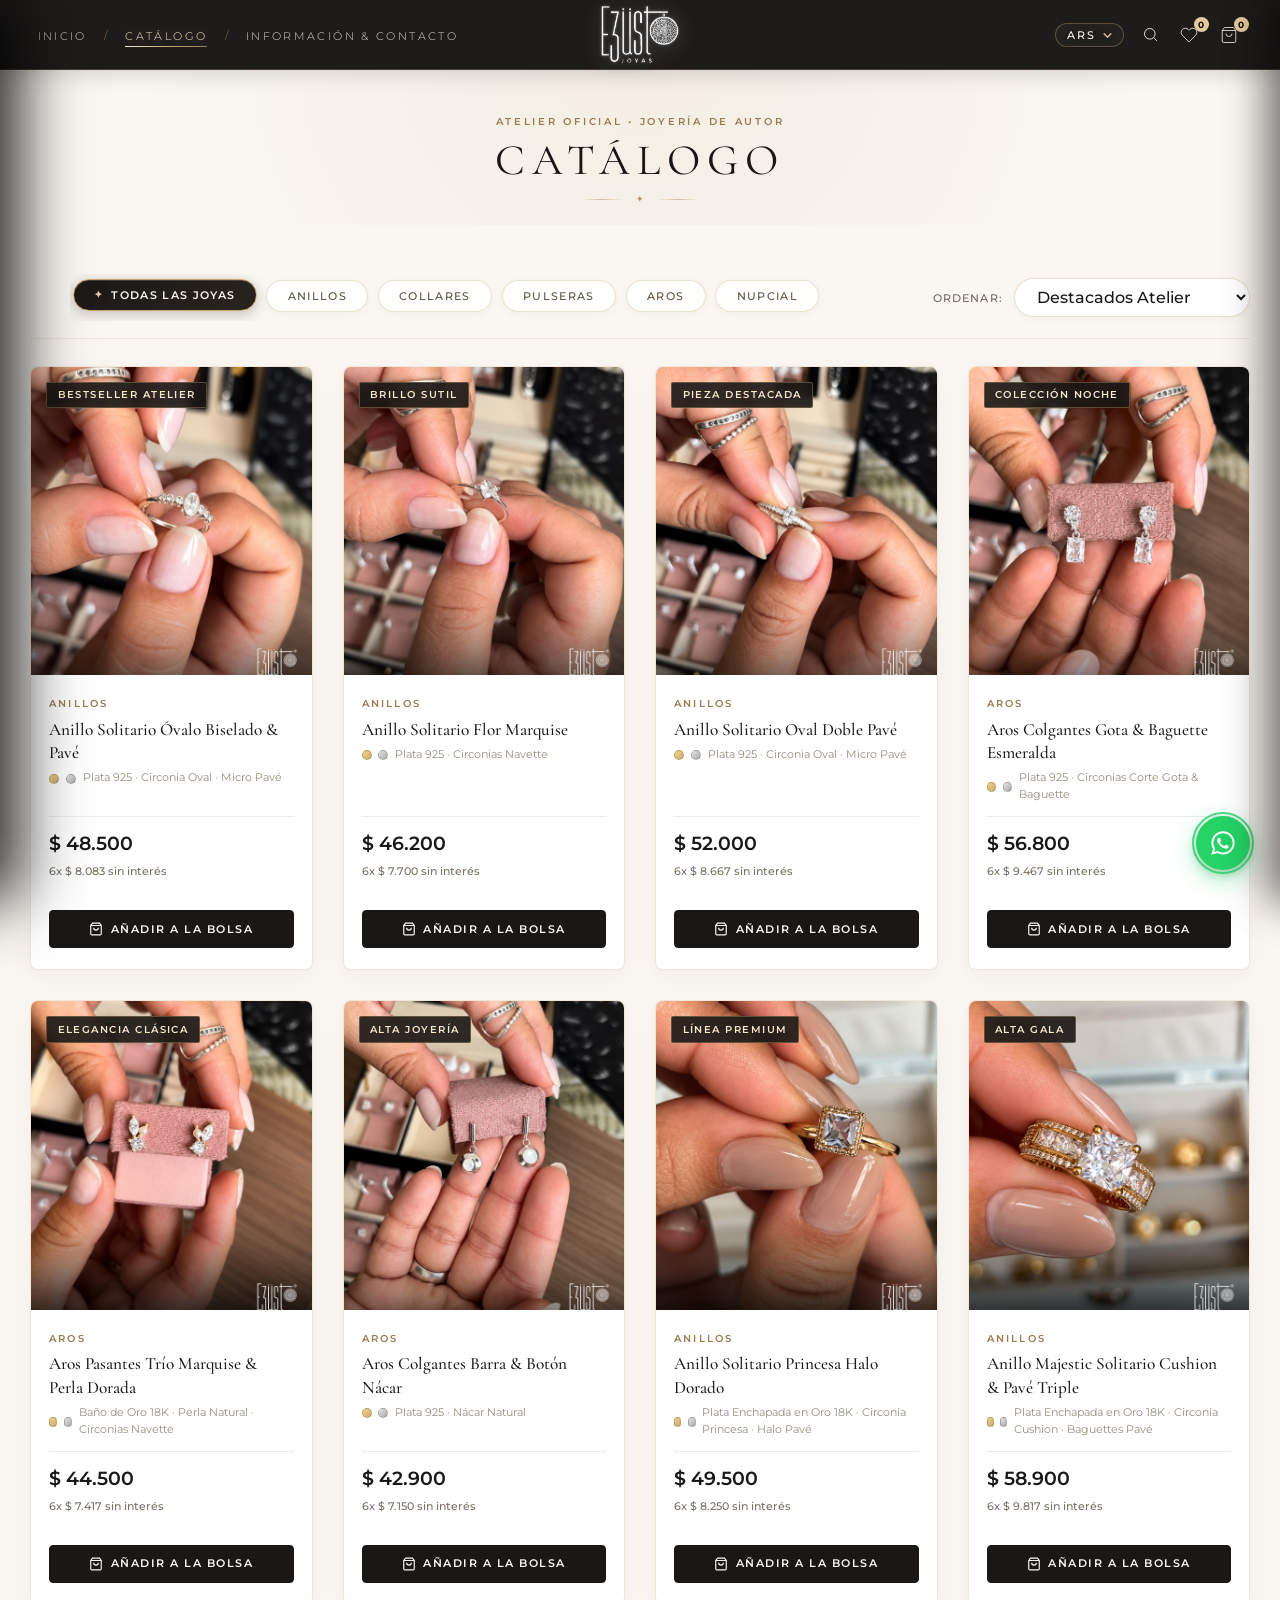
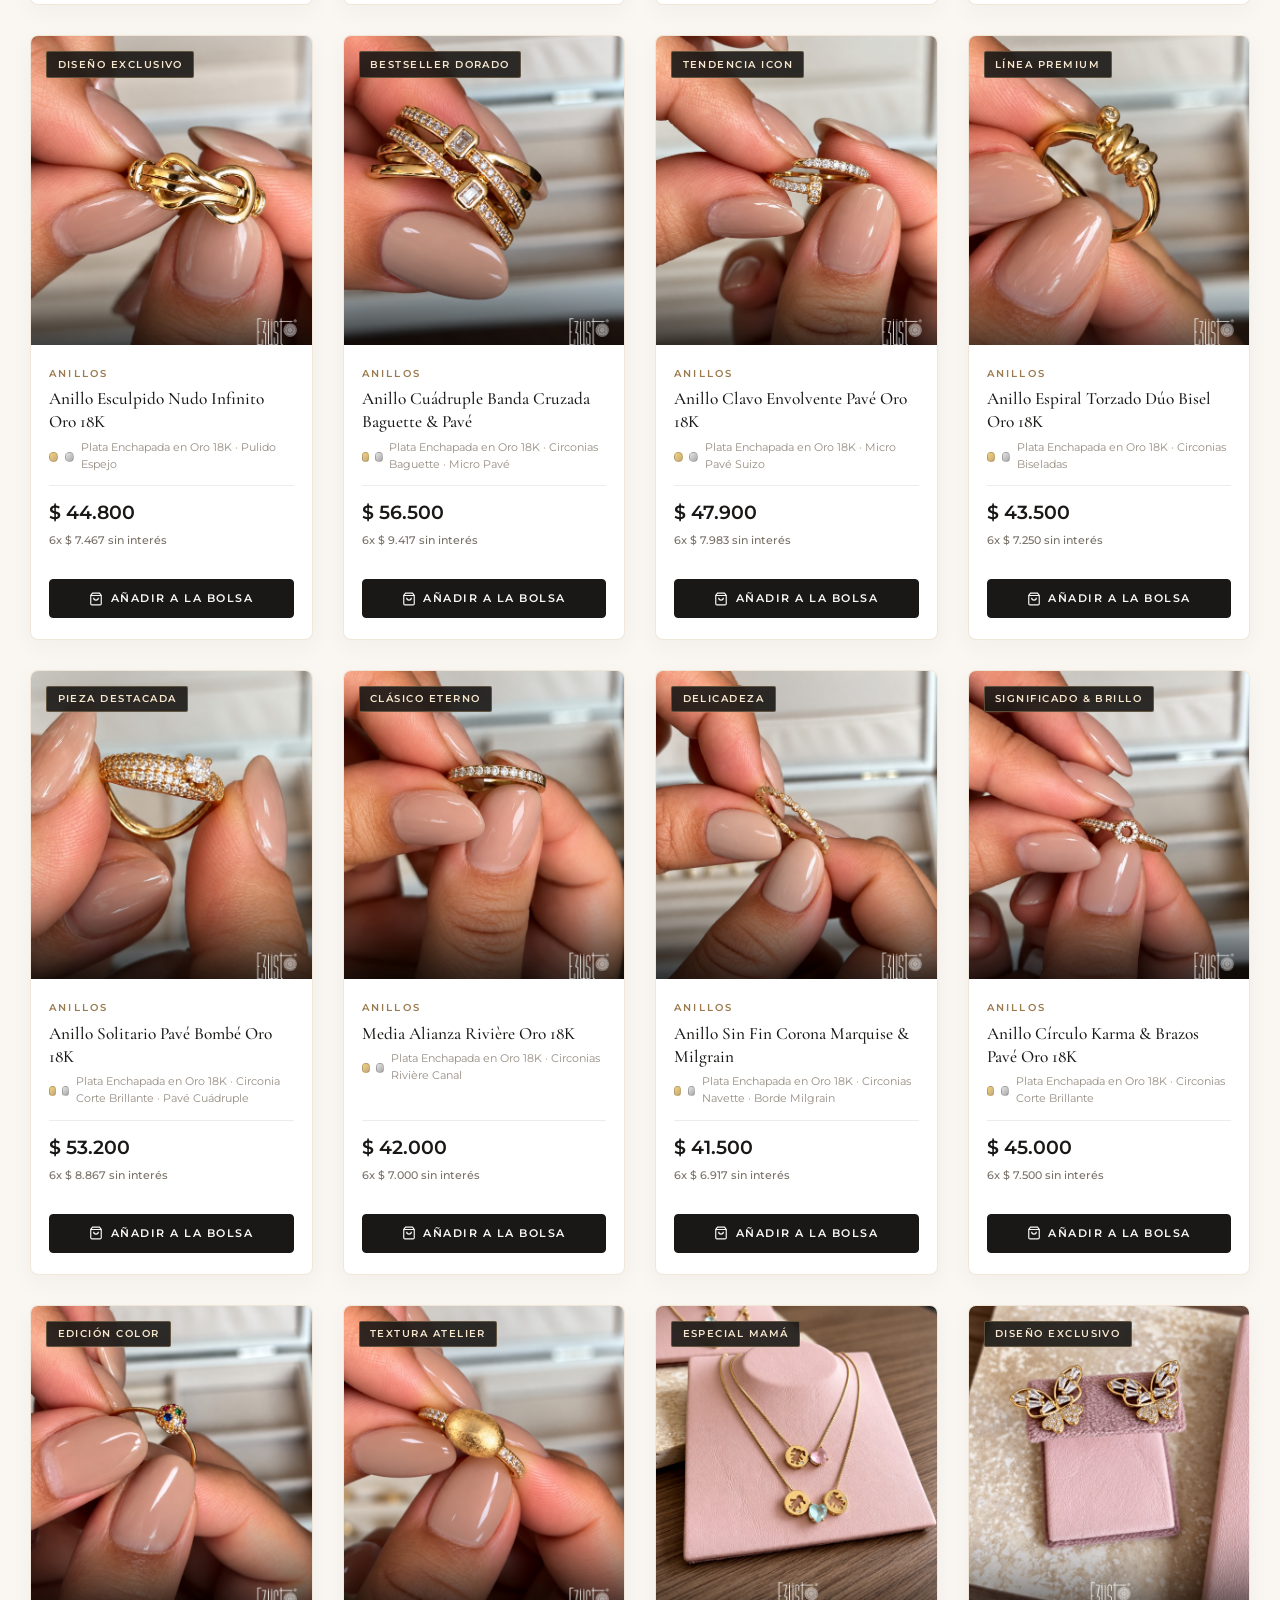
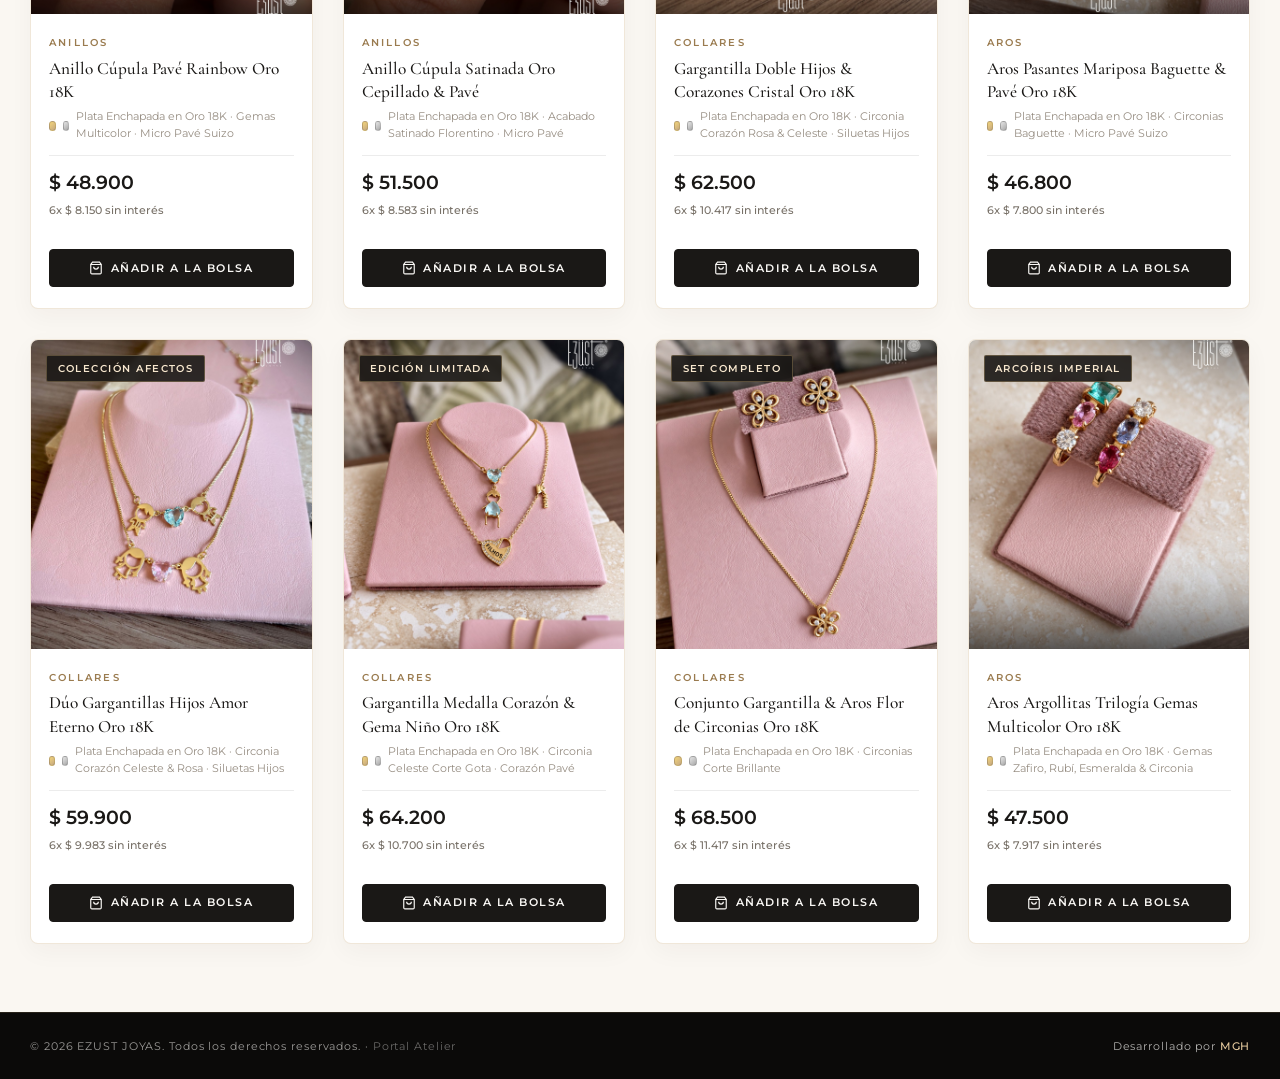
<file: catalogo.html>
<!DOCTYPE html>
<html lang="es">

<head>
  <meta charset="UTF-8">
  <meta name="viewport" content="width=device-width, initial-scale=1.0, maximum-scale=1.0, minimum-scale=1.0, user-scalable=no, shrink-to-fit=no, viewport-fit=cover">
  <title>Catálogo de Alta Distinción | EZUST JOYAS · Plata 925 & Oro 18K</title>

  <!-- SEO & Meta Tags -->
  <meta name="description"
    content="Explorá el catálogo oficial de Ezust Joyas. Gargantillas, pulseras, anillos solitarios y aros pasantes en Plata 925 y Oro 18K. 6 cuotas sin interés y envíos a todo el país.">
  <meta name="keywords"
    content="catalogo ezust joyas, collares plata 925, pulseras cristales, anillos solitarios, aros perlas cultivadas, alta joyeria arroyito">
  <meta name="author" content="EZUST JOYAS">
  <meta name="theme-color" content="#0E0D0C">

  <!-- Open Graph / Social -->
  <meta property="og:type" content="website">
  <meta property="og:title" content="Catálogo de Alta Distinción | EZUST JOYAS">
  <meta property="og:description"
    content="Colección completa de joyas de autor en Plata 925 y Oro 18K. 6 cuotas sin interés y envíos asegurados a todo el país.">
  <meta property="og:image" content="assets/products_hq/ez-real-01_main.jpg">

  <!-- Stylesheet -->
  <link rel="stylesheet" href="css/style.css?v=20261025_cards_compact_v19">
  <link rel="icon" type="image/svg+xml" href="assets/logo-symbol.svg">
</head>

<body class="catalog-page-body">

  <!-- Sticky Luxury Floating Header -->
  <header class="site-header scrolled" id="siteHeader">
    <div class="header-inner container-fluid">

      <!-- Header Left: Navigation & Mobile Toggle -->
      <div class="header-left-col">
        <button class="header-icon-fine mobile-menu-btn" id="mobileMenuBtn" aria-label="Abrir Menú">
          <svg width="22" height="22" fill="none" stroke="currentColor" stroke-width="1.2" viewBox="0 0 24 24">
            <line x1="3" y1="7" x2="21" y2="7"></line>
            <line x1="3" y1="17" x2="21" y2="17"></line>
          </svg>
        </button>

        <nav class="header-nav-left" aria-label="Navegación principal">
          <ul class="nav-links-editorial">
            <li><a href="index.html" class="nav-editorial-link">INICIO</a></li>
            <li class="nav-dot">/</li>
            <li><a href="catalogo.html" class="nav-editorial-link active">CATÁLOGO</a></li>
            <li class="nav-dot">/</li>
            <li><a href="contacto.html" class="nav-editorial-link">INFORMACIÓN & CONTACTO</a></li>
          </ul>
        </nav>
      </div>

      <!-- Header Center: Iconic Logo -->
      <div class="header-logo-center">
        <a href="index.html" aria-label="EZUST JOYAS Inicio" class="header-logo-link">
          <img src="assets/logo-official-white.png?v=2" alt="EZUST JOYAS" class="header-logo-img" width="150" height="60">
        </a>
      </div>

      <!-- Header Right: Currency & Action Icons -->
      <div class="header-actions-right">

        <!-- Luxury Custom Currency Selector -->
        <div class="custom-currency-dropdown" id="currencyDropdown">
          <button class="currency-trigger-btn" id="currencyTrigger" type="button" aria-haspopup="true"
            aria-expanded="false" aria-label="Seleccionar Moneda">
            <span class="curr-selected-code" id="currentCurrencyLabel">ARS</span>
            <svg class="curr-arrow" width="9" height="5" viewBox="0 0 10 6" fill="none" stroke="currentColor"
              stroke-width="1.6" stroke-linecap="round">
              <path d="M1 1L5 5L9 1" />
            </svg>
          </button>
          <div class="currency-dropdown-menu" id="currencyMenu">
            <button type="button" class="currency-menu-item active" data-currency="ARS">
              <span class="currency-item-code">ARS</span>
              <span class="currency-item-name">Pesos ($)</span>
              <span class="currency-item-dot">✦</span>
            </button>
            <button type="button" class="currency-menu-item" data-currency="USD">
              <span class="currency-item-code">USD</span>
              <span class="currency-item-name">Dólares ($)</span>
              <span class="currency-item-dot">✦</span>
            </button>
          </div>
        </div>

        <!-- Header Inline Search Box -->
        <div class="header-search-wrap" id="headerSearchWrap">
          <button class="header-icon-fine" id="searchBtn" title="Buscar Joyas" aria-label="Buscar">
            <svg width="17" height="17" fill="none" stroke="currentColor" stroke-width="1.4" viewBox="0 0 24 24">
              <circle cx="11" cy="11" r="7.5"></circle>
              <line x1="21" y1="21" x2="16.5" y2="16.5"></line>
            </svg>
          </button>
          <div class="header-search-input-box" id="headerSearchInputBox">
            <input type="text" id="headerSearchInput" class="header-search-field" placeholder="Buscar collares, anillos, perlas..." autocomplete="off">
            <button type="button" class="header-search-close" id="headerSearchCloseBtn">✕</button>
          </div>
          <!-- Live Floating Search Results Dropdown -->
          <div class="header-search-results-dropdown" id="headerSearchResults"></div>
        </div>

        <!-- Wishlist Icon -->
        <button class="header-icon-fine" id="wishlistBtn" title="Mis Favoritos" aria-label="Favoritos">
          <svg width="18" height="18" fill="none" stroke="currentColor" stroke-width="1.2" viewBox="0 0 24 24">
            <path
              d="M20.84 4.61a5.5 5.5 0 00-7.78 0L12 5.67l-1.06-1.06a5.5 5.5 0 00-7.78 7.78l1.06 1.06L12 21.23l7.78-7.78 1.06-1.06a5.5 5.5 0 000-7.78z">
            </path>
          </svg>
          <span class="badge-count-fine" id="wishlistCount">0</span>
        </button>

        <!-- Bag / Cart Icon -->
        <button class="header-icon-fine" id="cartBtn" title="Bolsa de Compras" aria-label="Carrito de compras">
          <svg width="18" height="18" fill="none" stroke="currentColor" stroke-width="1.2" viewBox="0 0 24 24">
            <path d="M6 2L3 6v14a2 2 0 002 2h14a2 2 0 002-2V6l-3-4z"></path>
            <line x1="3" y1="6" x2="21" y2="6"></line>
            <path d="M16 10a4 4 0 01-8 0"></path>
          </svg>
          <span class="badge-count-fine" id="cartCount">0</span>
        </button>

        <!-- Mobile Menu Toggle -->
        <button class="header-icon-fine mobile-menu-btn" id="mobileMenuBtn" aria-label="Abrir Menú">
          <svg width="22" height="22" fill="none" stroke="currentColor" stroke-width="1.2" viewBox="0 0 24 24">
            <line x1="3" y1="7" x2="21" y2="7"></line>
            <line x1="3" y1="17" x2="21" y2="17"></line>
          </svg>
        </button>

      </div>

    </div>
  </header>

  <!-- Catalog Page Hero Banner -->
  <section class="catalog-page-hero">
    <div class="container text-center">
      <span class="catalog-page-eyebrow">Atelier Oficial &bull; Joyería de Autor</span>
      <h1 class="catalog-page-title">Catálogo</h1>
      <div class="catalog-title-flourish">
        <span class="flourish-line"></span>
        <span class="flourish-diamond">✦</span>
        <span class="flourish-line"></span>
      </div>
    </div>
  </section>

  <!-- Interactive Product Catalog Section -->
  <main class="catalog-main-area">
    <div class="container">

      <!-- Filters & Sorting Bar -->
      <div class="catalog-filters-bar">
        <div class="filter-categories-wrap">
          <button class="filter-scroll-btn filter-scroll-left hidden" aria-label="Desplazar categorías a la izquierda" type="button">
            <svg width="14" height="14" viewBox="0 0 24 24" fill="none" stroke="currentColor" stroke-width="2.2"><polyline points="15 18 9 12 15 6"></polyline></svg>
          </button>
          <div class="filter-categories">
            <button class="filter-btn active" data-category="all">Todas las Joyas</button>
            <button class="filter-btn" data-category="anillos">Anillos</button>
            <button class="filter-btn" data-category="collares">Collares</button>
            <button class="filter-btn" data-category="pulseras">Pulseras</button>
            <button class="filter-btn" data-category="aros">Aros</button>
            <button class="filter-btn" data-category="nupcial">Nupcial</button>
          </div>
          <button class="filter-scroll-btn filter-scroll-right" aria-label="Desplazar categorías a la derecha" type="button">
            <svg width="14" height="14" viewBox="0 0 24 24" fill="none" stroke="currentColor" stroke-width="2.2"><polyline points="9 18 15 12 9 6"></polyline></svg>
          </button>
        </div>

        <div class="catalog-sort-wrap">
          <span class="sort-label">Ordenar:</span>
          <select class="sort-select" id="catalogSort" aria-label="Ordenar catálogo">
            <option value="featured">Destacados Atelier</option>
            <option value="low-price">Menor a Mayor Precio</option>
            <option value="high-price">Mayor a Menor Precio</option>
          </select>
        </div>
      </div>

      <!-- Dynamic Product Cards Grid -->
      <div class="products-grid" id="productsGrid">
        <!-- Injected via app.js -->
      </div>

    </div>
  </main>

  <!-- Fullscreen Luxury Sliding Product Canvas (SPA Product Page) -->
  <div class="fullscreen-product-sheet" id="productFullscreenCanvas" aria-modal="true" role="dialog">
    <div class="sheet-top-bar">
      <button class="sheet-back-btn" id="productSheetBackBtn" type="button">
        <svg width="18" height="18" fill="none" stroke="currentColor" stroke-width="2" viewBox="0 0 24 24">
          <path d="M19 12H5M12 19l-7-7 7-7" />
        </svg>
        <span>Volver al Catálogo</span>
      </button>
      <div class="sheet-logo-center">
        <img src="assets/logo-official-gold.png" alt="EZUST JOYAS" height="34">
      </div>
      <button class="sheet-close-btn" id="productSheetCloseBtn" type="button" aria-label="Cerrar vista de producto">
        ✕
      </button>
    </div>

    <div class="product-sheet-scroll-body" id="productSheetBody">
      <!-- Dynamically rendered via renderFullscreenProduct() in app.js -->
    </div>
  </div>

  <!-- Slim Minimal Luxury Footer -->
  <footer class="site-footer-slim">
    <div class="container">
      <div class="footer-slim-inner">
        <div class="footer-slim-copy">
          © 2026 EZUST JOYAS. Todos los derechos reservados. · <a href="admin.html" style="color: inherit; text-decoration: none; opacity: 0.65; transition: opacity 0.2s;" onmouseover="this.style.opacity='1'" onmouseout="this.style.opacity='0.65'">Portal Atelier</a>
        </div>
        <div class="footer-slim-dev">
          Desarrollado por <a href="https://instagram.com/martiniano.web" target="_blank" rel="noopener"
            class="developer-link">MGH</a>
        </div>
      </div>
    </div>
  </footer>

  <!-- Floating WhatsApp Action Button -->
  <a href="https://wa.me/5493576415867?text=Hola%20Ezust%20joyas,%20quiero..." target="_blank" rel="noopener"
    class="floating-whatsapp-btn" aria-label="Contactar por WhatsApp">
    <svg width="32" height="32" viewBox="0 0 24 24" fill="currentColor">
      <path
        d="M12.04 2c-5.46 0-9.91 4.45-9.91 9.91 0 1.75.46 3.45 1.32 4.95L2.05 22l5.25-1.38c1.45.79 3.08 1.21 4.74 1.21 5.46 0 9.91-4.45 9.91-9.91 0-2.65-1.03-5.14-2.9-7.01A9.816 9.816 0 0 0 12.04 2zm.01 1.67c2.2 0 4.26.86 5.82 2.42a8.225 8.225 0 0 1 2.41 5.83c0 4.54-3.7 8.24-8.24 8.24-1.48 0-2.93-.4-4.2-1.15l-.3-.18-3.12.82.83-3.04-.2-.31a8.196 8.196 0 0 1-1.26-4.38c0-4.54 3.7-8.24 8.24-8.24zm-3.53 3.99c-.19 0-.42.07-.64.31-.22.24-.85.83-.85 2.03 0 1.2.88 2.36 1 2.53.13.16 1.72 2.63 4.17 3.69.58.25 1.04.4 1.4.51.59.19 1.12.16 1.54.1.47-.07 1.45-.59 1.65-1.17.21-.57.21-1.06.15-1.17-.06-.1-.23-.17-.48-.29-.25-.13-1.45-.72-1.68-.8-.22-.08-.39-.13-.55.12-.16.25-.63.8-.78.96-.14.16-.29.18-.54.06-.25-.13-1.04-.38-1.98-1.22-.73-.65-1.23-1.46-1.37-1.7-.14-.25-.01-.38.11-.51.11-.11.25-.29.37-.43.13-.15.17-.25.25-.42.08-.17.04-.31-.02-.44-.06-.13-.55-1.33-.76-1.82-.2-.48-.41-.42-.56-.43l-.48-.01z" />
    </svg>
  </a>


  <!-- Slide-Out Shopping Bag Drawer -->
  <aside class="side-drawer" id="cartDrawer" aria-label="Bolsa de compras">
    <div class="drawer-header">
      <h3 class="drawer-title">Bolsa de Compras</h3>
      <button class="drawer-close-btn" id="cartCloseBtn" aria-label="Cerrar bolsa">✕</button>
    </div>

    <!-- Shipping Info -->
    <div class="drawer-shipping-meter">
      <div class="shipping-meter-text" id="shippingText">
        <span>✦ Envíos asegurados a todo el país por Andreani y Correo Argentino</span>
      </div>
    </div>

    <!-- Items List -->
    <div class="drawer-body" id="cartItemsContainer">
      <!-- Injected via app.js -->
    </div>

    <!-- Drawer Footer -->
    <div class="drawer-footer" id="cartDrawerFooter">
      <div class="drawer-subtotal-row">
        <span class="drawer-subtotal-label">Subtotal estimado:</span>
        <span class="drawer-subtotal-price" id="cartSubtotal">$ 0</span>
      </div>
      <div class="drawer-transfer-discount-row" id="cartTransferDiscountRow">
        <span>✦ 15% OFF pagando con Transferencia: <strong id="cartTransferPrice">$ 0</strong></span>
      </div>
      <div class="drawer-actions">
        <a href="#" id="checkoutWhatsappBtn" target="_blank" rel="noopener" class="btn-luxury btn-checkout-whatsapp"
          style="width: 100%; justify-content: center;">
          <svg width="20" height="20" fill="currentColor" viewBox="0 0 24 24">
            <path
              d="M12.04 2c-5.46 0-9.91 4.45-9.91 9.91 0 1.75.46 3.45 1.32 4.95L2.05 22l5.25-1.38c1.45.79 3.08 1.21 4.74 1.21 5.46 0 9.91-4.45 9.91-9.91 0-2.65-1.03-5.14-2.9-7.01A9.816 9.816 0 0 0 12.04 2zm.01 1.67c2.2 0 4.26.86 5.82 2.42a8.225 8.225 0 0 1 2.41 5.83c0 4.54-3.7 8.24-8.24 8.24-1.48 0-2.93-.4-4.2-1.15l-.3-.18-3.12.82.83-3.04-.2-.31a8.196 8.196 0 0 1-1.26-4.38c0-4.54 3.7-8.24 8.24-8.24zm-3.53 3.99c-.19 0-.42.07-.64.31-.22.24-.85.83-.85 2.03 0 1.2.88 2.36 1 2.53.13.16 1.72 2.63 4.17 3.69.58.25 1.04.4 1.4.51.59.19 1.12.16 1.54.1.47-.07 1.45-.59 1.65-1.17.21-.57.21-1.06.15-1.17-.06-.1-.23-.17-.48-.29-.25-.13-1.45-.72-1.68-.8-.22-.08-.39-.13-.55.12-.16.25-.63.8-.78.96-.14.16-.29.18-.54.06-.25-.13-1.04-.38-1.98-1.22-.73-.65-1.23-1.46-1.37-1.7-.14-.25-.01-.38.11-.51.11-.11.25-.29.37-.43.13-.15.17-.25.25-.42.08-.17.04-.31-.02-.44-.06-.13-.55-1.33-.76-1.82-.2-.48-.41-.42-.56-.43l-.48-.01z" />
          </svg>
          <span id="checkoutWhatsappBtnText">Finalizar Pedido por WhatsApp</span>
        </a>
        <a href="#" id="checkoutTransferBtn" target="_blank" rel="noopener" class="btn-luxury btn-checkout-transfer"
          style="width: 100%; justify-content: center;">
          <span>Pagar con Transferencia (15% OFF)</span>
        </a>
      </div>
    </div>
  </aside>

  <!-- Slide-Out Wishlist Drawer -->
  <aside class="side-drawer" id="wishlistDrawer" aria-label="Lista de Deseos">
    <div class="drawer-header">
      <h3 class="drawer-title">Lista de Deseos</h3>
      <button class="drawer-close-btn" id="wishlistCloseBtn" aria-label="Cerrar favoritos">✕</button>
    </div>
    <div class="drawer-body" id="wishlistItemsContainer">
      <!-- Injected via app.js -->
    </div>
  </aside>



  <!-- Mobile Navigation Drawer -->
  <div class="mobile-nav-drawer" id="mobileNavDrawer" aria-label="Menú de navegación móvil">
    <div class="mobile-nav-header">
      <img src="assets/logo-official-gold.png" alt="EZUST JOYAS" style="height: 38px; width: auto; object-fit: contain;">
      <button id="mobileNavClose" type="button" aria-label="Cerrar menú">✕</button>
    </div>
    <div class="mobile-nav-links">
      <a href="index.html" class="mobile-nav-link">
        <span>Inicio</span>
        <span>→</span>
      </a>
      <a href="catalogo.html" class="mobile-nav-link">
        <span>Catálogo</span>
        <span>→</span>
      </a>
      <a href="javascript:void(0)" class="mobile-nav-link" id="mobileWishlistLink">
        <span>Mis Favoritos ♡</span>
        <span style="font-size: 0.85rem; color: var(--gold-light);">Ver lista →</span>
      </a>
      <a href="contacto.html" class="mobile-nav-link">
        <span>Información & Contacto</span>
        <span>→</span>
      </a>
      <a href="https://wa.me/5493576467389" target="_blank" rel="noopener" class="mobile-nav-link" style="color: var(--gold-bright);">
        <span>Atención WhatsApp</span>
        <span>💬</span>
      </a>
    </div>
    <div class="mobile-nav-footer">
      <div class="mobile-nav-footer-brand">
        <span>✦</span> ALTA JOYERÍA
      </div>
      <p class="mobile-nav-footer-text">Oro 18K & Plata 925 · Envíos a todo el país</p>
    </div>
  </div>

  <!-- Drawer Backdrop Overlay -->
  <div class="drawer-overlay" id="drawerOverlay"></div>

  <!-- Scripts -->
  <script src="js/app.js?v=20261024_fix_v14"></script>
</body>

</html>
</file>
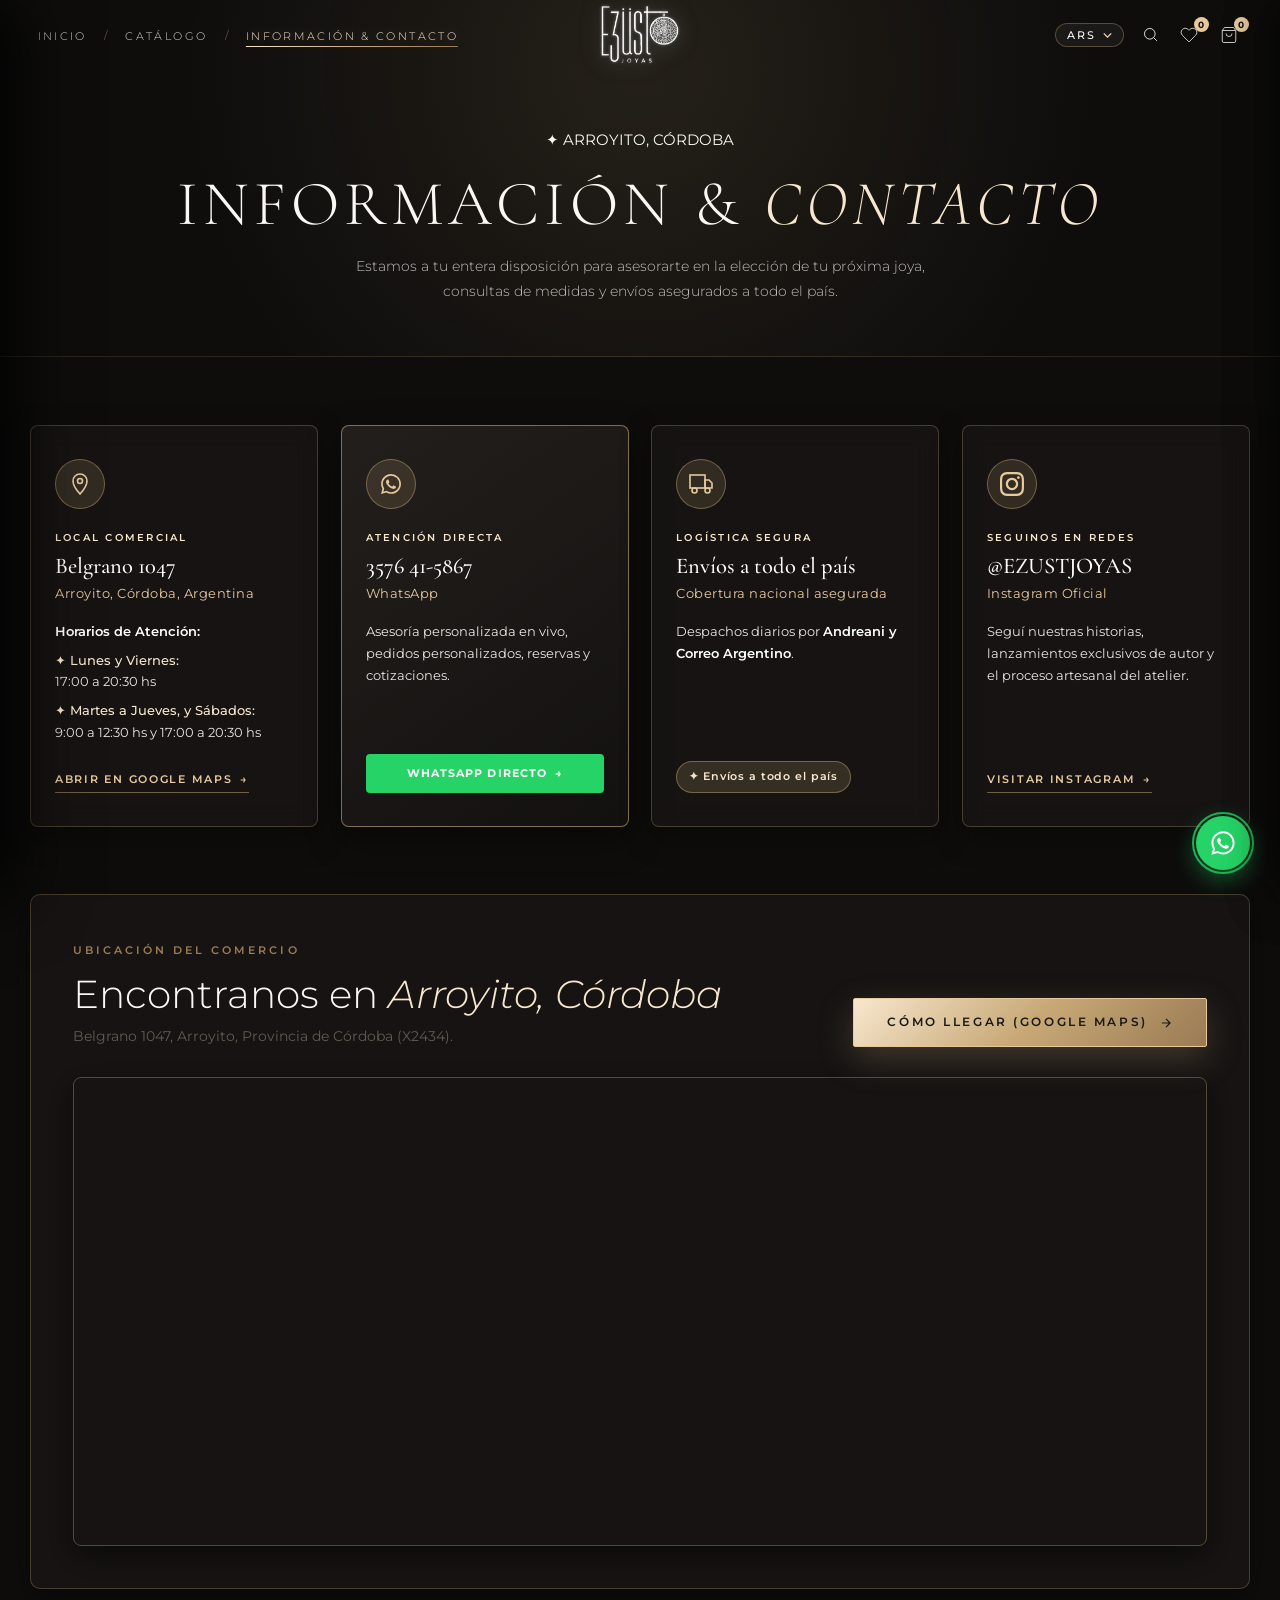
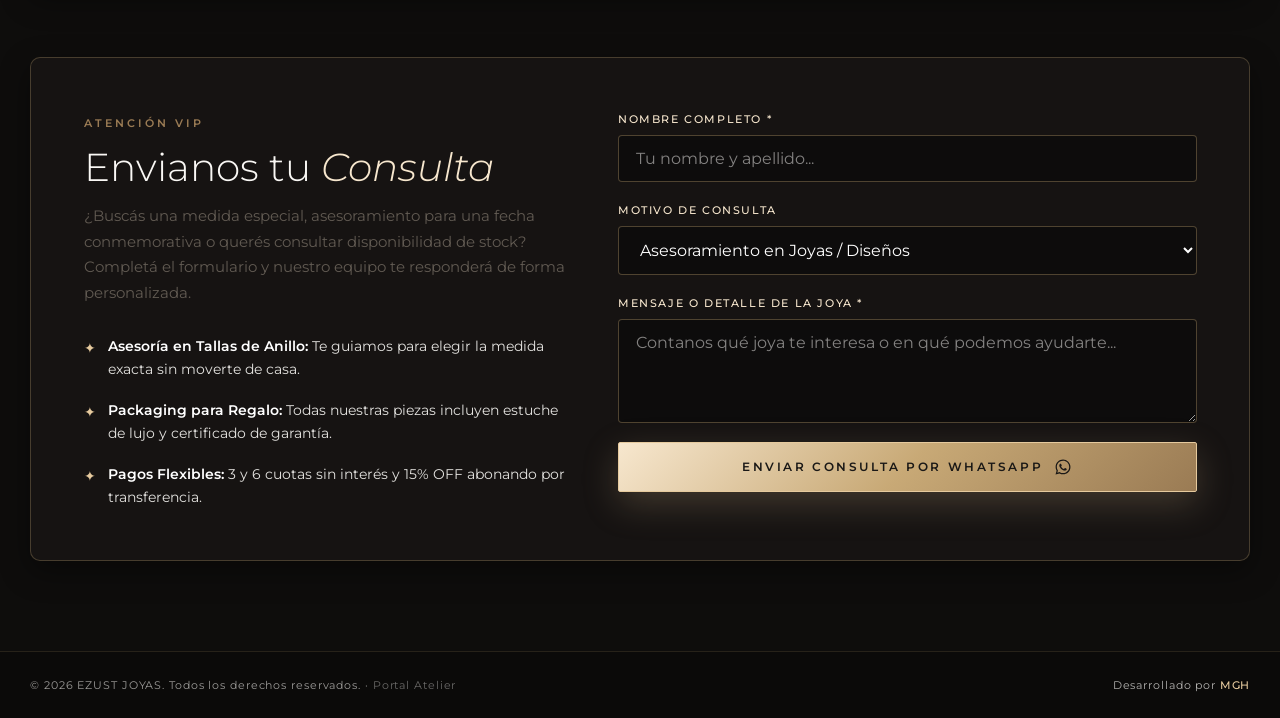
<file: contacto.html>
<!DOCTYPE html>
<html lang="es">

<head>
  <meta charset="UTF-8">
  <meta name="viewport" content="width=device-width, initial-scale=1.0, maximum-scale=1.0, minimum-scale=1.0, user-scalable=no, shrink-to-fit=no, viewport-fit=cover">
  <title>Información & Contacto | EZUST JOYAS · Atelier Arroyito, Córdoba</title>

  <!-- SEO & Meta Tags -->
  <meta name="description"
    content="Información y Contacto de Ezust Joyas. Showroom Atelier en Belgrano 1047, Arroyito, Córdoba. Envíos a todo el país y atención personalizada vía WhatsApp al 3576 41-5867.">
  <meta name="keywords"
    content="ezust joyas contacto, showroom joyas arroyito, cordoba joyas, whatsapp ezust, envios joyas argentina, @ezustjoyas">
  <meta name="author" content="EZUST JOYAS">
  <meta name="theme-color" content="#0E0D0C">

  <!-- Open Graph / Social -->
  <meta property="og:type" content="website">
  <meta property="og:title" content="EZUST JOYAS | Información & Contacto">
  <meta property="og:description"
    content="Visitanos en nuestro Atelier en Belgrano 1047, Arroyito, Córdoba o contactanos vía WhatsApp para asesoría personalizada. Envíos a todo el país.">
  <meta property="og:image" content="assets/img/hero_luxury_4k.jpg">

  <!-- Stylesheet -->
  <link rel="stylesheet" href="css/style.css?v=20261025_fix_v17">
  <link rel="icon" type="image/svg+xml" href="assets/logo-symbol.svg">
</head>

<body class="contact-page-body">

  <!-- Sticky Luxury Floating Header -->
  <header class="site-header scrolled" id="siteHeader">
    <div class="header-inner container-fluid">

      <!-- Header Left: Navigation & Mobile Toggle -->
      <div class="header-left-col">
        <button class="header-icon-fine mobile-menu-btn" id="mobileMenuBtn" aria-label="Abrir Menú">
          <svg width="22" height="22" fill="none" stroke="currentColor" stroke-width="1.2" viewBox="0 0 24 24">
            <line x1="3" y1="7" x2="21" y2="7"></line>
            <line x1="3" y1="17" x2="21" y2="17"></line>
          </svg>
        </button>

        <nav class="header-nav-left" aria-label="Navegación principal">
          <ul class="nav-links-editorial">
            <li><a href="index.html" class="nav-editorial-link">INICIO</a></li>
            <li class="nav-dot">/</li>
            <li><a href="catalogo.html" class="nav-editorial-link">CATÁLOGO</a></li>
            <li class="nav-dot">/</li>
            <li><a href="contacto.html" class="nav-editorial-link active">INFORMACIÓN & CONTACTO</a></li>
          </ul>
        </nav>
      </div>

      <!-- Header Center: Iconic Logo -->
      <div class="header-logo-center">
        <a href="index.html" aria-label="EZUST JOYAS Inicio" class="header-logo-link">
          <img src="assets/logo-official-white.png?v=2" alt="EZUST JOYAS" class="header-logo-img" width="150" height="60">
        </a>
      </div>

      <!-- Header Right: Currency & Action Icons -->
      <div class="header-actions-right">

        <!-- Luxury Custom Currency Selector -->
        <div class="custom-currency-dropdown" id="currencyDropdown">
          <button class="currency-trigger-btn" id="currencyTrigger" type="button" aria-haspopup="true"
            aria-expanded="false" aria-label="Seleccionar Moneda">
            <span class="curr-selected-code" id="currentCurrencyLabel">ARS</span>
            <svg class="curr-arrow" width="9" height="5" viewBox="0 0 10 6" fill="none" stroke="currentColor"
              stroke-width="1.6" stroke-linecap="round">
              <path d="M1 1L5 5L9 1" />
            </svg>
          </button>
          <div class="currency-dropdown-menu" id="currencyMenu">
            <button type="button" class="currency-menu-item active" data-currency="ARS">
              <span class="currency-item-code">ARS</span>
              <span class="currency-item-name">Pesos ($)</span>
              <span class="currency-item-dot">✦</span>
            </button>
            <button type="button" class="currency-menu-item" data-currency="USD">
              <span class="currency-item-code">USD</span>
              <span class="currency-item-name">Dólares ($)</span>
              <span class="currency-item-dot">✦</span>
            </button>
          </div>
        </div>

        <!-- Header Inline Search Box -->
        <div class="header-search-wrap" id="headerSearchWrap">
          <button class="header-icon-fine" id="searchBtn" title="Buscar Joyas" aria-label="Buscar">
            <svg width="17" height="17" fill="none" stroke="currentColor" stroke-width="1.4" viewBox="0 0 24 24">
              <circle cx="11" cy="11" r="7.5"></circle>
              <line x1="21" y1="21" x2="16.5" y2="16.5"></line>
            </svg>
          </button>
          <div class="header-search-input-box" id="headerSearchInputBox">
            <input type="text" id="headerSearchInput" class="header-search-field"
              placeholder="Buscar collares, anillos, perlas..." autocomplete="off">
            <button type="button" class="header-search-close" id="headerSearchCloseBtn">✕</button>
          </div>
          <!-- Live Floating Search Results Dropdown -->
          <div class="header-search-results-dropdown" id="headerSearchResults"></div>
        </div>

        <!-- Wishlist Icon -->
        <button class="header-icon-fine" id="wishlistBtn" title="Mis Favoritos" aria-label="Favoritos">
          <svg width="18" height="18" fill="none" stroke="currentColor" stroke-width="1.2" viewBox="0 0 24 24">
            <path
              d="M20.84 4.61a5.5 5.5 0 00-7.78 0L12 5.67l-1.06-1.06a5.5 5.5 0 00-7.78 7.78l1.06 1.06L12 21.23l7.78-7.78 1.06-1.06a5.5 5.5 0 000-7.78z">
            </path>
          </svg>
          <span class="badge-count-fine" id="wishlistCount">0</span>
        </button>

        <!-- Bag / Cart Icon -->
        <button class="header-icon-fine" id="cartBtn" title="Bolsa de Compras" aria-label="Carrito de compras">
          <svg width="18" height="18" fill="none" stroke="currentColor" stroke-width="1.2" viewBox="0 0 24 24">
            <path d="M6 2L3 6v14a2 2 0 002 2h14a2 2 0 002-2V6l-3-4z"></path>
            <line x1="3" y1="6" x2="21" y2="6"></line>
            <path d="M16 10a4 4 0 01-8 0"></path>
          </svg>
          <span class="badge-count-fine" id="cartCount">0</span>
        </button>

        <!-- Mobile Menu Toggle -->
        <button class="header-icon-fine mobile-menu-btn" id="mobileMenuBtn" aria-label="Abrir Menú">
          <svg width="22" height="22" fill="none" stroke="currentColor" stroke-width="1.2" viewBox="0 0 24 24">
            <line x1="3" y1="7" x2="21" y2="7"></line>
            <line x1="3" y1="17" x2="21" y2="17"></line>
          </svg>
        </button>

      </div>

    </div>
  </header>

  <!-- Page Banner Section -->
  <section class="contact-page-hero">
    <div class="container text-center">
      <div class="hero-editorial-brand-badge" style="margin-bottom: 1.2rem;">
        <span class="badge-sparkle">✦</span>
        <span class="badge-text">ARROYITO, CÓRDOBA</span>
      </div>
      <h1 class="contact-page-title">
        Información & <em>Contacto</em>
      </h1>
      <p class="contact-page-sub">
        Estamos a tu entera disposición para asesorarte en la elección de tu próxima joya, consultas de medidas y envíos
        asegurados a todo el país.
      </p>
    </div>
  </section>

  <!-- Main Content Grid -->
  <main class="contact-main-section">
    <div class="container">

      <!-- 4 Pillars Grid -->
      <div class="contact-pillars-grid">

        <!-- Card 1: Ubicación -->
        <div class="contact-card-luxury">
          <div class="card-icon-gold">
            <svg width="24" height="24" viewBox="0 0 24 24" fill="none" stroke="currentColor" stroke-width="1.6">
              <path
                d="M12 2C8.13 2 5 5.13 5 9c0 5.25 7 13 7 13s7-7.75 7-13c0-3.87-3.13-7-7-7zm0 9.5c-1.38 0-2.5-1.12-2.5-2.5s1.12-2.5 2.5-2.5 2.5 1.12 2.5 2.5-1.12 2.5-2.5 2.5z" />
            </svg>
          </div>
          <span class="card-tag">Local Comercial</span>
          <h3 class="card-title">Belgrano 1047</h3>
          <p class="card-sub">Arroyito, Córdoba, Argentina</p>
          <div class="card-hours">
            <strong>Horarios de Atención:</strong><br>
            <div style="margin-top: 0.45rem;">
              <span style="color: var(--gold-light); font-weight: 500;">✦ Lunes y Viernes:</span><br>
              17:00 a 20:30 hs
            </div>
            <div style="margin-top: 0.45rem;">
              <span style="color: var(--gold-light); font-weight: 500;">✦ Martes a Jueves, y Sábados:</span><br>
              9:00 a 12:30 hs y 17:00 a 20:30 hs
            </div>
          </div>
          <a href="https://maps.google.com/?q=Belgrano+1047,+Arroyito,+Cordoba" target="_blank" rel="noopener"
            class="card-action-link">
            <span>Abrir en Google Maps</span>
            <span>→</span>
          </a>
        </div>

        <!-- Card 2: WhatsApp -->
        <div class="contact-card-luxury highlight-gold">
          <div class="card-icon-gold">
            <svg width="24" height="24" viewBox="0 0 24 24" fill="currentColor">
              <path
                d="M12.04 2c-5.46 0-9.91 4.45-9.91 9.91 0 1.75.46 3.45 1.32 4.95L2.05 22l5.25-1.38c1.45.79 3.08 1.21 4.74 1.21 5.46 0 9.91-4.45 9.91-9.91 0-2.65-1.03-5.14-2.9-7.01A9.816 9.816 0 0 0 12.04 2zm.01 1.67c2.2 0 4.26.86 5.82 2.42a8.225 8.225 0 0 1 2.41 5.83c0 4.54-3.7 8.24-8.24 8.24-1.48 0-2.93-.4-4.2-1.15l-.3-.18-3.12.82.83-3.04-.2-.31a8.196 8.196 0 0 1-1.26-4.38c0-4.54 3.7-8.24 8.24-8.24zm-3.53 3.99c-.19 0-.42.07-.64.31-.22.24-.85.83-.85 2.03 0 1.2.88 2.36 1 2.53.13.16 1.72 2.63 4.17 3.69.58.25 1.04.4 1.4.51.59.19 1.12.16 1.54.1.47-.07 1.45-.59 1.65-1.17.21-.57.21-1.06.15-1.17-.06-.1-.23-.17-.48-.29-.25-.13-1.45-.72-1.68-.8-.22-.08-.39-.13-.55.12-.16.25-.63.8-.78.96-.14.16-.29.18-.54.06-.25-.13-1.04-.38-1.98-1.22-.73-.65-1.23-1.46-1.37-1.7-.14-.25-.01-.38.11-.51.11-.11.25-.29.37-.43.13-.15.17-.25.25-.42.08-.17.04-.31-.02-.44-.06-.13-.55-1.33-.76-1.82-.2-.48-.41-.42-.56-.43l-.48-.01z" />
            </svg>
          </div>
          <span class="card-tag">Atención Directa</span>
          <h3 class="card-title">3576 41-5867</h3>
          <p class="card-sub">WhatsApp</p>
          <div class="card-hours">
            Asesoría personalizada en vivo, pedidos personalizados, reservas y cotizaciones.
          </div>
          <a href="https://wa.me/5493576415867?text=Hola%20Ezust%20joyas,%20quiero..." target="_blank" rel="noopener"
            class="card-action-btn-whatsapp">
            <span>WhatsApp Directo</span>
            <span>→</span>
          </a>
        </div>

        <!-- Card 3: Envíos Nacionales -->
        <div class="contact-card-luxury">
          <div class="card-icon-gold">
            <svg width="24" height="24" viewBox="0 0 24 24" fill="none" stroke="currentColor" stroke-width="1.6">
              <rect x="1" y="3" width="15" height="13"></rect>
              <polygon points="16 8 20 8 23 11 23 16 16 16 16 8"></polygon>
              <circle cx="5.5" cy="18.5" r="2.5"></circle>
              <circle cx="18.5" cy="18.5" r="2.5"></circle>
            </svg>
          </div>
          <span class="card-tag">Logística Segura</span>
          <h3 class="card-title">Envíos a todo el país</h3>
          <p class="card-sub">Cobertura nacional asegurada</p>
          <div class="card-hours">
            Despachos diarios por <strong>Andreani y Correo Argentino</strong>.
          </div>
          <div class="shipping-badge-pill">
            ✦ Envíos a todo el país
          </div>
        </div>

        <!-- Card 4: Instagram -->
        <div class="contact-card-luxury">
          <div class="card-icon-gold">
            <svg width="24" height="24" viewBox="0 0 24 24" fill="currentColor">
              <path
                d="M12 2.163c3.204 0 3.584.012 4.85.07 3.252.148 4.771 1.691 4.919 4.919.058 1.265.069 1.645.069 4.849 0 3.205-.012 3.584-.069 4.849-.149 3.225-1.664 4.771-4.919 4.919-1.266.058-1.644.07-4.85.07-3.204 0-3.584-.012-4.849-.07-3.26-.149-4.771-1.699-4.919-4.92-.058-1.265-.07-1.644-.07-4.849 0-3.204.013-3.583.07-4.849.149-3.227 1.664-4.771 4.919-4.919 1.266-.057 1.645-.069 4.849-.069zm0-2.163c-3.259 0-3.667.014-4.947.072-4.358.2-6.78 2.618-6.98 6.98-.059 1.281-.073 1.689-.073 4.948 0 3.259.014 3.668.072 4.948.2 4.358 2.618 6.78 6.98 6.98 1.281.058 1.689.072 4.948.072 3.259 0 3.668-.014 4.948-.072 4.354-.2 6.782-2.618 6.979-6.98.059-1.28.073-1.689.073-4.948 0-3.259-.014-3.667-.072-4.947-.196-4.354-2.617-6.78-6.979-6.98-1.281-.059-1.69-.073-4.949-.073zm0 5.838c-3.403 0-6.162 2.759-6.162 6.162s2.759 6.163 6.162 6.163 6.162-2.759 6.162-6.163c0-3.403-2.759-6.162-6.162-6.162zm0 10.162c-2.209 0-4-1.79-4-4 0-2.209 1.791-4 4-4s4 1.791 4 4c0 2.21-1.791 4-4 4zm6.406-11.845c-.796 0-1.441.645-1.441 1.44s.645 1.44 1.441 1.44c.795 0 1.439-.645 1.439-1.44s-.644-1.44-1.439-1.44z" />
            </svg>
          </div>
          <span class="card-tag">Seguinos en Redes</span>
          <h3 class="card-title">@EZUSTJOYAS</h3>
          <p class="card-sub">Instagram Oficial</p>
          <div class="card-hours">
            Seguí nuestras historias, lanzamientos exclusivos de autor y el proceso artesanal del atelier.
          </div>
          <a href="https://www.instagram.com/ezustjoyas/" target="_blank" rel="noopener" class="card-action-link">
            <span>Visitar Instagram</span>
            <span>→</span>
          </a>
        </div>

      </div>

      <!-- Interactive Map & Atelier Section -->
      <div class="contact-map-block">
        <div class="map-header-row">
          <div>
            <span class="section-tag">Ubicación del Comercio</span>
            <h2 class="section-title">Encontranos en <em>Arroyito, Córdoba</em></h2>
            <p style="color: var(--text-secondary); margin-top: 0.5rem; font-size: 0.9rem;">
              Belgrano 1047, Arroyito, Provincia de Córdoba (X2434).
            </p>
          </div>
          <a href="https://maps.google.com/?q=Belgrano+1047,+Arroyito,+Cordoba" target="_blank" rel="noopener"
            class="btn-luxury btn-primary">
            <span>Cómo Llegar (Google Maps)</span>
            <svg width="14" height="14" fill="none" stroke="currentColor" stroke-width="2" viewBox="0 0 24 24">
              <path d="M5 12h14M12 5l7 7-7 7" />
            </svg>
          </a>
        </div>

        <div class="map-frame-container">
          <iframe
            src="https://www.google.com/maps/embed?pb=!1m18!1m12!1m3!1d3408.086558117769!2d-63.056086!3d-31.417244!2m3!1f0!2f0!3f0!3m2!1i1024!2i768!4f13.1!3m3!1m2!1s0x9434bf7f0a99ff9d%3A0x7d6a54f15d2a9a4b!2sBelgrano%201047%2C%20Arroyito%2C%20C%C3%B3rdoba!5e0!3m2!1ses-419!2sar!4v1700000000000!5m2!1ses-419!2sar"
            width="100%" height="460" style="border:0;" allowfullscreen="" loading="lazy"
            referrerpolicy="no-referrer-when-downgrade"
            title="Mapa Atelier Ezust Joyas en Belgrano 1047, Arroyito, Córdoba">
          </iframe>
        </div>
      </div>

      <!-- Contact Message Form & Concierge Box -->
      <div class="contact-form-section">
        <div class="contact-form-grid">

          <div class="form-info-col">
            <span class="section-tag">Atención VIP</span>
            <h2 class="section-title">Envianos tu <em>Consulta</em></h2>
            <p style="color: var(--text-secondary); line-height: 1.7; margin-bottom: 2rem;">
              ¿Buscás una medida especial, asesoramiento para una fecha conmemorativa o querés consultar disponibilidad
              de stock? Completá el formulario y nuestro equipo te responderá de forma personalizada.
            </p>

            <div class="contact-quick-bullets">
              <div class="bullet-item">
                <span class="bullet-dot">✦</span>
                <div>
                  <strong>Asesoría en Tallas de Anillo:</strong> Te guiamos para elegir la medida exacta sin moverte de
                  casa.
                </div>
              </div>
              <div class="bullet-item">
                <span class="bullet-dot">✦</span>
                <div>
                  <strong>Packaging para Regalo:</strong> Todas nuestras piezas incluyen estuche de lujo y certificado
                  de garantía.
                </div>
              </div>
              <div class="bullet-item">
                <span class="bullet-dot">✦</span>
                <div>
                  <strong>Pagos Flexibles:</strong> 3 y 6 cuotas sin interés y 15% OFF abonando por transferencia.
                </div>
              </div>
            </div>
          </div>

          <div class="form-box-col">
            <form class="luxury-inquiry-form" id="contactInquiryForm">
              <div class="form-group">
                <label for="cName">Nombre Completo *</label>
                <input type="text" id="cName" class="luxury-input" placeholder="Tu nombre y apellido..." required>
              </div>

              <div class="form-group">
                <label for="cSubject">Motivo de Consulta</label>
                <select id="cSubject" class="luxury-input">
                  <option value="Asesoramiento en Joyas / Diseños">Asesoramiento en Joyas / Diseños</option>
                  <option value="Consulta sobre Envíos Nacionales">Consulta sobre Envíos Nacionales</option>
                  <option value="Guía de Medidas de Anillo">Guía de Medidas de Anillo</option>
                  <option value="Cita Privada en Showroom Arroyito">Cita Privada en Showroom Arroyito</option>
                  <option value="Otra Consulta">Otra Consulta</option>
                </select>
              </div>

              <div class="form-group">
                <label for="cMessage">Mensaje o Detalle de la Joya *</label>
                <textarea id="cMessage" class="luxury-input" rows="4"
                  placeholder="Contanos qué joya te interesa o en qué podemos ayudarte..." required></textarea>
              </div>

              <button type="submit" class="btn-luxury btn-primary"
                style="width: 100%; justify-content: center; padding: 1rem;">
                <span>Enviar Consulta por WhatsApp</span>
                <svg width="18" height="18" fill="currentColor" viewBox="0 0 24 24">
                  <path
                    d="M12.04 2c-5.46 0-9.91 4.45-9.91 9.91 0 1.75.46 3.45 1.32 4.95L2.05 22l5.25-1.38c1.45.79 3.08 1.21 4.74 1.21 5.46 0 9.91-4.45 9.91-9.91 0-2.65-1.03-5.14-2.9-7.01A9.816 9.816 0 0 0 12.04 2zm.01 1.67c2.2 0 4.26.86 5.82 2.42a8.225 8.225 0 0 1 2.41 5.83c0 4.54-3.7 8.24-8.24 8.24-1.48 0-2.93-.4-4.2-1.15l-.3-.18-3.12.82.83-3.04-.2-.31a8.196 8.196 0 0 1-1.26-4.38c0-4.54 3.7-8.24 8.24-8.24zm-3.53 3.99c-.19 0-.42.07-.64.31-.22.24-.85.83-.85 2.03 0 1.2.88 2.36 1 2.53.13.16 1.72 2.63 4.17 3.69.58.25 1.04.4 1.4.51.59.19 1.12.16 1.54.1.47-.07 1.45-.59 1.65-1.17.21-.57.21-1.06.15-1.17-.06-.1-.23-.17-.48-.29-.25-.13-1.45-.72-1.68-.8-.22-.08-.39-.13-.55.12-.16.25-.63.8-.78.96-.14.16-.29.18-.54.06-.25-.13-1.04-.38-1.98-1.22-.73-.65-1.23-1.46-1.37-1.7-.14-.25-.01-.38.11-.51.11-.11.25-.29.37-.43.13-.15.17-.25.25-.42.08-.17.04-.31-.02-.44-.06-.13-.55-1.33-.76-1.82-.2-.48-.41-.42-.56-.43l-.48-.01z" />
                </svg>
              </button>
            </form>
          </div>

        </div>
      </div>

    </div>
  </main>

  <!-- Slim Minimal Luxury Footer -->
  <footer class="site-footer-slim">
    <div class="container">
      <div class="footer-slim-inner">
        <div class="footer-slim-copy">
          © 2026 EZUST JOYAS. Todos los derechos reservados. · <a href="admin.html" style="color: inherit; text-decoration: none; opacity: 0.65; transition: opacity 0.2s;" onmouseover="this.style.opacity='1'" onmouseout="this.style.opacity='0.65'">Portal Atelier</a>
        </div>
        <div class="footer-slim-dev">
          Desarrollado por <a href="https://instagram.com/martiniano.web" target="_blank" rel="noopener"
            class="developer-link">MGH</a>
        </div>
      </div>
    </div>
  </footer>

  <!-- Floating WhatsApp Action Button -->
  <a href="https://wa.me/5493576415867?text=Hola%20Ezust%20joyas,%20quiero..." target="_blank" rel="noopener"
    class="floating-whatsapp-btn" aria-label="Contactar por WhatsApp">
    <svg width="32" height="32" viewBox="0 0 24 24" fill="currentColor">
      <path
        d="M12.04 2c-5.46 0-9.91 4.45-9.91 9.91 0 1.75.46 3.45 1.32 4.95L2.05 22l5.25-1.38c1.45.79 3.08 1.21 4.74 1.21 5.46 0 9.91-4.45 9.91-9.91 0-2.65-1.03-5.14-2.9-7.01A9.816 9.816 0 0 0 12.04 2zm.01 1.67c2.2 0 4.26.86 5.82 2.42a8.225 8.225 0 0 1 2.41 5.83c0 4.54-3.7 8.24-8.24 8.24-1.48 0-2.93-.4-4.2-1.15l-.3-.18-3.12.82.83-3.04-.2-.31a8.196 8.196 0 0 1-1.26-4.38c0-4.54 3.7-8.24 8.24-8.24zm-3.53 3.99c-.19 0-.42.07-.64.31-.22.24-.85.83-.85 2.03 0 1.2.88 2.36 1 2.53.13.16 1.72 2.63 4.17 3.69.58.25 1.04.4 1.4.51.59.19 1.12.16 1.54.1.47-.07 1.45-.59 1.65-1.17.21-.57.21-1.06.15-1.17-.06-.1-.23-.17-.48-.29-.25-.13-1.45-.72-1.68-.8-.22-.08-.39-.13-.55.12-.16.25-.63.8-.78.96-.14.16-.29.18-.54.06-.25-.13-1.04-.38-1.98-1.22-.73-.65-1.23-1.46-1.37-1.7-.14-.25-.01-.38.11-.51.11-.11.25-.29.37-.43.13-.15.17-.25.25-.42.08-.17.04-.31-.02-.44-.06-.13-.55-1.33-.76-1.82-.2-.48-.41-.42-.56-.43l-.48-.01z" />
    </svg>
  </a>

  <!-- Mobile Navigation Drawer -->
  <div class="mobile-nav-drawer" id="mobileNavDrawer" aria-label="Menú de navegación móvil">
    <div class="mobile-nav-header">
      <img src="assets/logo-official-gold.png" alt="EZUST JOYAS" style="height: 38px; width: auto; object-fit: contain;">
      <button id="mobileNavClose" type="button" aria-label="Cerrar menú">✕</button>
    </div>
    <div class="mobile-nav-links">
      <a href="index.html" class="mobile-nav-link">
        <span>Inicio</span>
        <span>→</span>
      </a>
      <a href="catalogo.html" class="mobile-nav-link">
        <span>Catálogo</span>
        <span>→</span>
      </a>
      <a href="javascript:void(0)" class="mobile-nav-link" id="mobileWishlistLink">
        <span>Mis Favoritos ♡</span>
        <span style="font-size: 0.85rem; color: var(--gold-light);">Ver lista →</span>
      </a>
      <a href="contacto.html" class="mobile-nav-link">
        <span>Información & Contacto</span>
        <span>→</span>
      </a>
      <a href="https://wa.me/5493576467389" target="_blank" rel="noopener" class="mobile-nav-link" style="color: var(--gold-bright);">
        <span>Atención WhatsApp</span>
        <span>💬</span>
      </a>
    </div>
    <div class="mobile-nav-footer">
      <div class="mobile-nav-footer-brand">
        <span>✦</span> ALTA JOYERÍA
      </div>
      <p class="mobile-nav-footer-text">Oro 18K & Plata 925 · Envíos a todo el país</p>
    </div>
  </div>

  <!-- Fullscreen Luxury Sliding Product Canvas (SPA Product Page) -->
  <div class="fullscreen-product-sheet" id="productFullscreenCanvas" aria-modal="true" role="dialog">
    <div class="sheet-top-bar">
      <button class="sheet-back-btn" id="productSheetBackBtn" type="button">
        <svg width="18" height="18" fill="none" stroke="currentColor" stroke-width="2" viewBox="0 0 24 24">
          <path d="M19 12H5M12 19l-7-7 7-7" />
        </svg>
        <span>Volver</span>
      </button>
      <div class="sheet-logo-center">
        <img src="assets/logo-official-gold.png" alt="EZUST JOYAS" height="34">
      </div>
      <button class="sheet-close-btn" id="productSheetCloseBtn" type="button" aria-label="Cerrar vista de producto">
        ✕
      </button>
    </div>
    <div class="product-sheet-scroll-body" id="productSheetBody"></div>
  </div>

  <!-- Slide-Out Shopping Bag Drawer -->
  <aside class="side-drawer" id="cartDrawer" aria-label="Bolsa de compras">
    <div class="drawer-header">
      <h3 class="drawer-title">Bolsa de Compras</h3>
      <button class="drawer-close-btn" id="cartCloseBtn" aria-label="Cerrar bolsa">✕</button>
    </div>

    <!-- Shipping Info -->
    <div class="drawer-shipping-meter">
      <div class="shipping-meter-text" id="shippingText">
        <span>✦ Envíos asegurados a todo el país por Andreani y Correo Argentino</span>
      </div>
    </div>

    <!-- Items List -->
    <div class="drawer-body" id="cartItemsContainer">
      <!-- Injected via app.js -->
    </div>

    <!-- Drawer Footer -->
    <div class="drawer-footer" id="cartDrawerFooter">
      <div class="drawer-subtotal-row">
        <span class="drawer-subtotal-label">Subtotal estimado:</span>
        <span class="drawer-subtotal-price" id="cartSubtotal">$ 0</span>
      </div>
      <div class="drawer-transfer-discount-row" id="cartTransferDiscountRow">
        <span>✦ 15% OFF pagando con Transferencia: <strong id="cartTransferPrice">$ 0</strong></span>
      </div>
      <div class="drawer-actions">
        <a href="#" id="checkoutWhatsappBtn" target="_blank" rel="noopener" class="btn-luxury btn-checkout-whatsapp"
          style="width: 100%; justify-content: center;">
          <svg width="20" height="20" fill="currentColor" viewBox="0 0 24 24">
            <path
              d="M12.031 6.172c-3.181 0-5.767 2.586-5.768 5.766-.001 1.298.38 2.27 1.019 3.287l-.711 2.598 2.664-.699c.971.53 1.771.815 2.796.815 3.181 0 5.767-2.587 5.768-5.766.001-3.18-2.585-5.766-5.768-5.766zm9.969 5.766c0 5.518-4.482 10-10 10-1.697 0-3.286-.423-4.685-1.168l-5.315 1.392 1.417-5.181c-.881-1.488-1.417-3.218-1.417-5.043 0-5.518 4.482-10 10-10s10 4.482 10 10z" />
          </svg>
          <span id="checkoutWhatsappBtnText">Finalizar Pedido por WhatsApp</span>
        </a>
        <a href="#" id="checkoutTransferBtn" target="_blank" rel="noopener" class="btn-luxury btn-checkout-transfer"
          style="width: 100%; justify-content: center;">
          <span>Pagar con Transferencia (15% OFF)</span>
        </a>
      </div>
    </div>
  </aside>

  <!-- Slide-Out Wishlist Drawer -->
  <aside class="side-drawer" id="wishlistDrawer" aria-label="Lista de Deseos">
    <div class="drawer-header">
      <h3 class="drawer-title">Lista de Deseos</h3>
      <button class="drawer-close-btn" id="wishlistCloseBtn" aria-label="Cerrar favoritos">✕</button>
    </div>
    <div class="drawer-body" id="wishlistItemsContainer">
      <!-- Injected via app.js -->
    </div>
  </aside>

  <!-- Drawer Backdrop Overlay -->
  <div class="drawer-overlay" id="drawerOverlay"></div>

  <!-- Scripts -->
  <script src="js/app.js?v=20261024_fix_v14"></script>
  <script>
    // Form submission to WhatsApp
    document.getElementById('contactInquiryForm')?.addEventListener('submit', function (e) {
      e.preventDefault();
      const name = document.getElementById('cName').value.trim();
      const subject = document.getElementById('cSubject').value;
      const message = document.getElementById('cMessage').value.trim();

      const text = `Hola Ezust joyas, quiero consultar sobre lo siguiente:\n\n• Nombre: ${name}\n• Motivo: ${subject}\n• Mensaje: ${message}`;

      const waUrl = `https://wa.me/5493576415867?text=${encodeURIComponent(text)}`;
      window.open(waUrl, '_blank');
    });
  </script>
</body>

</html>
</file>
<file: css/style.css>
/* ==========================================================================
   EZUST JOYAS - Premium Fine Jewelry Design System & Stylesheet
   Aesthetic: Minimalist, Luxury, Editorial, Feminine & Sophisticated
   ========================================================================== */

@import url('https://fonts.googleapis.com/css2?family=Cormorant+Garamond:ital,wght@0,300;0,400;0,500;0,600;0,700;1,300;1,400;1,600&family=Montserrat:wght@200;300;400;500;600;700&family=Cinzel:wght@400;500;600;700&family=Italiana&display=swap');

/* --- CSS Variables & Design Tokens --- */
:root {
  --bg-primary: #FAF8F5;
  --bg-secondary: #F5EFE6;
  --bg-tertiary: #EDE4D5;
  --bg-card: #FFFFFF;
  --bg-dark: #0E0D0C;
  --bg-dark-secondary: #181615;
  --bg-glass: rgba(250, 248, 245, 0.85);
  --bg-glass-dark: rgba(14, 13, 12, 0.85);

  --text-primary: #181614;
  --text-secondary: #615A52;
  --text-muted: #968D82;
  --text-light: #FAF8F5;
  --text-light-muted: #B8B0A5;

  --gold-primary: #C8A976;
  --gold-bright: #E6CA9E;
  --gold-dark: #9A7B54;
  --gold-light: #F7E7CE;
  --gold-glow: rgba(230, 202, 158, 0.25);
  --gold-gradient: linear-gradient(135deg, #F7E7CE 0%, #C8A976 50%, #9A7B54 100%);
  --champagne-gradient: linear-gradient(135deg, #FBF8F2 0%, #F5EDE0 100%);
  --dark-gradient: linear-gradient(135deg, #1C1A18 0%, #0E0D0C 100%);

  --border-subtle: rgba(200, 169, 118, 0.22);
  --border-light: rgba(24, 22, 20, 0.08);
  --border-dark: rgba(200, 169, 118, 0.25);

  --font-serif: 'Cormorant Garamond', Georgia, serif;
  --font-sans: 'Montserrat', -apple-system, BlinkMacSystemFont, 'Segoe UI', Roboto, sans-serif;
  --font-display: 'Cinzel', 'Cormorant Garamond', serif;

  --shadow-sm: 0 4px 12px rgba(24, 22, 20, 0.03);
  --shadow-md: 0 10px 30px rgba(24, 22, 20, 0.06);
  --shadow-lg: 0 20px 50px rgba(24, 22, 20, 0.09);
  --shadow-gold: 0 12px 35px rgba(197, 168, 128, 0.25);

  --radius-sm: 2px;
  --radius-md: 4px;
  --radius-lg: 8px;
  --radius-full: 9999px;

  --transition-smooth: all 0.4s cubic-bezier(0.16, 1, 0.3, 1);
  --transition-bounce: all 0.5s cubic-bezier(0.34, 1.56, 0.64, 1);
  --transition-fast: all 0.2s ease;

  --container-max: 1360px;
  --container-padding: 2rem;
}

/* --- Base & Reset --- */
*,
*::before,
*::after {
  box-sizing: border-box;
  margin: 0;
  padding: 0;
}

html {
  scroll-behavior: smooth;
  font-size: 15px;
  -webkit-font-smoothing: antialiased;
  -moz-osx-font-smoothing: grayscale;
  touch-action: manipulation;
  -webkit-text-size-adjust: 100%;
  -moz-text-size-adjust: 100%;
  text-size-adjust: 100%;
  width: 100%;
  max-width: 100%;
  overflow-x: hidden;
}

body {
  background-color: var(--bg-primary);
  color: var(--text-primary);
  font-family: var(--font-sans);
  font-weight: 400;
  line-height: 1.6;
  overflow-x: hidden;
  width: 100%;
  max-width: 100%;
  position: relative;
  touch-action: manipulation;
  -webkit-text-size-adjust: 100%;
  text-size-adjust: 100%;
}

img,
svg,
picture,
video {
  max-width: 100%;
  display: block;
}

a {
  color: inherit;
  text-decoration: none;
  transition: var(--transition-fast);
}

button {
  font-family: inherit;
  cursor: pointer;
  border: none;
  background: none;
  transition: var(--transition-smooth);
}

input,
select,
textarea {
  font-family: inherit;
  font-size: 16px !important;
  /* Prevents iOS Safari from auto-zooming page */
}

ul,
ol {
  list-style: none;
}

::selection {
  background-color: var(--gold-light);
  color: var(--text-primary);
}

/* --- Typography Utilities --- */
.font-serif {
  font-family: var(--font-serif);
}

.font-sans {
  font-family: var(--font-sans);
}

.font-display {
  font-family: var(--font-display);
}

.editorial-title {
  font-family: var(--font-serif);
  font-weight: 400;
  letter-spacing: 0.02em;
  line-height: 1.15;
}

.editorial-subtitle {
  font-family: var(--font-sans);
  font-size: 0.8rem;
  letter-spacing: 0.25em;
  text-transform: uppercase;
  color: var(--gold-dark);
  font-weight: 500;
}

.container {
  width: 100%;
  max-width: var(--container-max);
  margin-left: auto;
  margin-right: auto;
  padding-left: var(--container-padding);
  padding-right: var(--container-padding);
}

.section-spacing {
  padding-top: 6.5rem;
  padding-bottom: 6.5rem;
}

.text-center {
  text-align: center;
}

/* --- Luxury Announcement Bar --- */
.announcement-bar {
  background-color: var(--bg-dark);
  color: var(--gold-light);
  padding: 0.55rem 1rem;
  font-size: 0.72rem;
  letter-spacing: 0.18em;
  text-transform: uppercase;
  font-weight: 400;
  text-align: center;
  position: relative;
  z-index: 100;
  border-bottom: 1px solid rgba(197, 168, 128, 0.2);
}

.announcement-slider {
  display: flex;
  justify-content: center;
  align-items: center;
  gap: 1.5rem;
}

.announcement-item {
  display: inline-flex;
  align-items: center;
  gap: 0.6rem;
}

.announcement-item .sparkle {
  color: var(--gold-bright);
  font-size: 0.85rem;
}

/* ==========================================================================
   TRANSPARENT FLOATING LUXURY HEADER
   ========================================================================== */
.site-header {
  position: fixed;
  top: 0;
  left: 0;
  width: 100%;
  z-index: 1000;
  padding: 1.4rem 0;
  transition: all 0.45s cubic-bezier(0.16, 1, 0.3, 1);
  background: transparent;
}

.site-header.transparent-hero-header {
  background: linear-gradient(180deg, rgba(14, 13, 12, 0.75) 0%, rgba(14, 13, 12, 0.3) 60%, transparent 100%);
  border-bottom: 1px solid rgba(255, 255, 255, 0.05);
}

.site-header.scrolled {
  background: rgba(14, 13, 12, 0.92);
  backdrop-filter: blur(20px);
  -webkit-backdrop-filter: blur(20px);
  padding: 0.85rem 0;
  border-bottom: 1px solid rgba(200, 169, 118, 0.2);
  box-shadow: 0 10px 30px rgba(0, 0, 0, 0.4);
}

.header-inner {
  display: flex;
  justify-content: space-between;
  align-items: center;
  width: 100%;
  max-width: 1540px;
  margin: 0 auto;
  padding: 0 2.5rem;
  position: relative;
}

/* Header Left: Nav & Mobile Trigger */
.header-left-col {
  display: flex;
  align-items: center;
  flex: 1;
  min-width: 0;
}

.header-nav-left {
  display: flex;
  align-items: center;
}

/* Header Center: Logo Centered */
.header-logo-center {
  position: absolute;
  left: 50%;
  top: 50%;
  transform: translate(-50%, -50%);
  display: flex;
  align-items: center;
  justify-content: center;
  z-index: 2;
  pointer-events: auto;
}

.header-logo-link {
  display: inline-flex;
  align-items: center;
  justify-content: center;
  text-decoration: none;
}

.header-logo-img {
  height: 60px;
  width: auto;
  object-fit: contain;
  filter: drop-shadow(0 2px 10px rgba(0, 0, 0, 0.9)) drop-shadow(0 0 1.5px rgba(255, 255, 255, 0.5));
  transition: transform 0.4s ease, filter 0.4s ease;
}

.header-logo-link:hover .header-logo-img {
  transform: scale(1.03);
  filter: drop-shadow(0 4px 16px rgba(0, 0, 0, 0.95)) drop-shadow(0 0 6px rgba(230, 202, 158, 0.9));
}

.nav-links-editorial {
  display: flex;
  align-items: center;
  gap: 1.15rem;
  list-style: none;
  margin: 0;
  padding: 0;
}

.nav-editorial-link {
  font-family: var(--font-sans);
  font-size: 0.72rem;
  font-weight: 300;
  letter-spacing: 0.22em;
  text-transform: uppercase;
  color: rgba(250, 248, 245, 0.85);
  text-decoration: none;
  position: relative;
  padding: 0.3rem 0;
  transition: all 0.3s ease;
}

.nav-editorial-link::after {
  content: '';
  position: absolute;
  bottom: 0;
  left: 50%;
  transform: translateX(-50%) scaleX(0);
  width: 100%;
  height: 1px;
  background: var(--gold-gradient);
  transition: transform 0.35s cubic-bezier(0.16, 1, 0.3, 1);
}

.nav-editorial-link:hover,
.nav-editorial-link.active {
  color: var(--gold-light);
  text-shadow: 0 0 12px rgba(247, 231, 206, 0.4);
}

.nav-editorial-link:hover::after,
.nav-editorial-link.active::after {
  transform: translateX(-50%) scaleX(1);
}

.nav-dot {
  color: rgba(200, 169, 118, 0.45);
  font-size: 0.75rem;
  user-select: none;
}

/* Header Right: Actions */
.header-actions-right {
  display: flex;
  align-items: center;
  gap: 0.85rem;
  flex-shrink: 0;
}

/* Custom Luxury Currency Dropdown */
.custom-currency-dropdown {
  position: relative;
  display: inline-block;
}

.currency-trigger-btn {
  background: rgba(255, 255, 255, 0.05);
  border: 1px solid rgba(200, 169, 118, 0.35);
  color: var(--text-light);
  font-family: var(--font-sans);
  font-size: 0.72rem;
  font-weight: 400;
  letter-spacing: 0.18em;
  padding: 0.32rem 0.75rem;
  border-radius: 20px;
  display: inline-flex;
  align-items: center;
  gap: 0.45rem;
  cursor: pointer;
  outline: none;
  transition: all 0.3s cubic-bezier(0.16, 1, 0.3, 1);
  backdrop-filter: blur(10px);
  -webkit-backdrop-filter: blur(10px);
}

.currency-trigger-btn:hover,
.custom-currency-dropdown.active .currency-trigger-btn {
  background: rgba(200, 169, 118, 0.18);
  border-color: var(--gold-bright);
  color: var(--gold-light);
  box-shadow: 0 0 14px rgba(230, 202, 158, 0.25);
}

.curr-selected-code {
  font-weight: 500;
}

.curr-arrow {
  transition: transform 0.3s ease;
  color: var(--gold-bright);
}

.custom-currency-dropdown.active .curr-arrow {
  transform: rotate(180deg);
}

.currency-dropdown-menu {
  position: absolute;
  top: calc(100% + 8px);
  right: 0;
  min-width: 155px;
  background: rgba(14, 13, 12, 0.96);
  backdrop-filter: blur(20px);
  -webkit-backdrop-filter: blur(20px);
  border: 1px solid rgba(200, 169, 118, 0.3);
  border-radius: 8px;
  box-shadow: 0 15px 35px rgba(0, 0, 0, 0.6), 0 0 20px rgba(200, 169, 118, 0.1);
  padding: 0.35rem;
  z-index: 1000;
  opacity: 0;
  visibility: hidden;
  transform: translateY(-8px);
  transition: all 0.25s cubic-bezier(0.16, 1, 0.3, 1);
}

.custom-currency-dropdown.active .currency-dropdown-menu {
  opacity: 1;
  visibility: visible;
  transform: translateY(0);
}

.currency-menu-item {
  width: 100%;
  display: flex;
  align-items: center;
  justify-content: space-between;
  padding: 0.5rem 0.75rem;
  background: transparent;
  border: none;
  border-radius: 4px;
  cursor: pointer;
  text-align: left;
  transition: all 0.2s ease;
  font-family: var(--font-sans);
}

.currency-menu-item:hover {
  background: rgba(200, 169, 118, 0.15);
}

.currency-item-code {
  font-size: 0.72rem;
  font-weight: 500;
  letter-spacing: 0.15em;
  color: #FAF8F5;
}

.currency-item-name {
  font-size: 0.68rem;
  color: rgba(250, 248, 245, 0.55);
  margin-left: 0.5rem;
  flex: 1;
}

.currency-item-dot {
  font-size: 0.65rem;
  color: transparent;
  transition: all 0.2s ease;
}

.currency-menu-item.active .currency-item-code {
  color: var(--gold-bright);
}

.currency-menu-item.active .currency-item-name {
  color: var(--gold-light);
}

.currency-menu-item.active .currency-item-dot {
  color: var(--gold-bright);
}

.header-icon-fine {
  background: none;
  border: none;
  color: rgba(250, 248, 245, 0.88);
  cursor: pointer;
  display: flex;
  align-items: center;
  justify-content: center;
  position: relative;
  padding: 0.3rem;
  transition: all 0.3s ease;
  text-decoration: none;
}

.header-icon-fine:hover {
  color: var(--gold-bright);
  transform: translateY(-1px);
}

.badge-count-fine {
  position: absolute;
  top: -4px;
  right: -6px;
  background: var(--gold-bright);
  color: #0E0D0C;
  font-size: 0.58rem;
  font-weight: 700;
  width: 15px;
  height: 15px;
  border-radius: 50%;
  display: flex;
  align-items: center;
  justify-content: center;
}

.mobile-menu-btn {
  display: none;
  background: none;
  border: none;
  color: rgba(250, 248, 245, 0.9);
  cursor: pointer;
  padding: 0.3rem;
  border-radius: 4px;
  align-items: center;
  justify-content: center;
  transition: all 0.3s ease;
}

.mobile-menu-btn:hover {
  color: var(--gold-bright);
}

/* ==========================================================================
   4K FULLSCREEN CINEMATOGRAPHIC HERO SECTION
   ========================================================================== */
.hero-cinematic-section {
  position: relative;
  width: 100%;
  height: 100vh;
  min-height: 720px;
  max-height: 1080px;
  display: flex;
  align-items: center;
  overflow: hidden;
  background-color: #0B0A09;
  color: #FAF8F5;
}

.hero-cinematic-bg-wrapper {
  position: absolute;
  inset: 0;
  z-index: 1;
  overflow: hidden;
  will-change: transform;
}

.hero-cinematic-img {
  position: absolute;
  top: 0;
  left: 0;
  height: 100%;
  width: auto;
  min-width: 125vw;
  min-height: 100%;
  max-width: none;
  object-fit: cover;
  object-position: left center;
  filter: brightness(1.08) contrast(1.02) saturate(1.08);
  will-change: transform;
  transform: translate3d(0, 0, 0);
  animation: heroMuralPan 48s cubic-bezier(0.42, 0, 0.58, 1) infinite alternate;
}

@keyframes heroMuralPan {
  0% {
    transform: translate3d(0, 0, 0);
  }

  100% {
    transform: translate3d(calc(100vw - 100%), 0, 0);
  }
}

/* Cinematic Lighting & Vignette Overlays (Illuminated & Warm) */
.hero-cinematic-gradient-left {
  position: absolute;
  inset: 0;
  background: linear-gradient(90deg,
      rgba(14, 11, 8, 0.65) 0%,
      rgba(14, 11, 8, 0.42) 35%,
      rgba(14, 11, 8, 0.18) 65%,
      rgba(14, 11, 8, 0.05) 100%);
  z-index: 2;
  pointer-events: none;
}

.hero-cinematic-vignette {
  position: absolute;
  inset: 0;
  background: radial-gradient(circle at 50% 40%,
      rgba(255, 235, 200, 0.08) 0%,
      transparent 55%,
      rgba(11, 10, 9, 0.45) 100%);
  z-index: 2;
  pointer-events: none;
}

.hero-cinematic-caustic-glow {
  position: absolute;
  top: 10%;
  left: 15%;
  width: 650px;
  height: 650px;
  background: radial-gradient(circle,
      rgba(255, 225, 175, 0.28) 0%,
      rgba(212, 175, 55, 0.14) 40%,
      transparent 72%);
  filter: blur(80px);
  z-index: 2;
  pointer-events: none;
  animation: causticShimmer 8s infinite alternate ease-in-out;
}

@keyframes causticShimmer {
  0% {
    opacity: 0.6;
    transform: rotate(0deg);
  }

  100% {
    opacity: 0.9;
    transform: rotate(15deg);
  }
}

/* Ambient Sparkle Canvas */
.hero-sparkles-canvas {
  position: absolute;
  inset: 0;
  z-index: 3;
  pointer-events: none;
  width: 100%;
  height: 100%;
}

/* Main Editorial Content */
.hero-cinematic-container {
  position: relative;
  z-index: 10;
  width: 100%;
  max-width: 1540px;
  margin: 0 auto;
  padding: 0 3rem;
}

.hero-cinematic-content {
  max-width: 820px;
  display: flex;
  flex-direction: column;
  align-items: flex-start;
  padding-top: 2rem;
}

/* Prominent Brand Emblem in Hero (Large & High Contrast) */
.hero-prominent-brand {
  display: flex;
  flex-direction: column;
  align-items: flex-start;
  gap: 1.1rem;
  margin-bottom: 2rem;
}

/* Hero Brand Title Wrapper (Main visual h1) */
.hero-brand-title-wrap {
  margin: 0 0 1.25rem 0;
  padding: 0;
  line-height: 1;
}

.hero-prominent-logo-box {
  position: relative;
  display: inline-flex;
  align-items: center;
  justify-content: center;
  padding: 0.5rem 0;
}

.hero-prominent-logo-img {
  height: clamp(100px, 15vw, 155px);
  width: auto;
  object-fit: contain;
  filter: drop-shadow(0 8px 24px rgba(0, 0, 0, 0.95)) drop-shadow(0 0 40px rgba(230, 202, 158, 0.6));
  transition: transform 0.4s ease, filter 0.4s ease;
  animation: heroLogoFloat 6s ease-in-out infinite alternate;
}

.hero-prominent-logo-glow {
  position: absolute;
  inset: -25px -45px;
  background: radial-gradient(ellipse at center, rgba(230, 202, 158, 0.4) 0%, rgba(212, 175, 55, 0.15) 45%, transparent 75%);
  pointer-events: none;
  filter: blur(28px);
  z-index: -1;
  animation: haloBreath 5s ease-in-out infinite alternate;
}

/* Secondary Slogan Headline */
.hero-editorial-headline {
  font-family: 'Cormorant Garamond', 'Cinzel', serif;
  font-size: clamp(1.4rem, 2.6vw, 2.2rem);
  font-weight: 300;
  line-height: 1.25;
  letter-spacing: 0.14em;
  text-transform: uppercase;
  color: #FAF8F5;
  margin: 0 0 2rem 0;
  display: flex;
  flex-direction: column;
  gap: 0.35rem;
  text-shadow: 0 4px 20px rgba(0, 0, 0, 0.7);
}

.headline-line {
  display: block;
  white-space: nowrap;
}

.headline-line.line-1 {
  font-weight: 300;
  letter-spacing: 0.18em;
  font-size: 0.92em;
  color: rgba(250, 248, 245, 0.9);
}

.headline-line.line-2 {
  font-style: italic;
  font-weight: 400;
  color: var(--gold-light);
  letter-spacing: 0.12em;
  text-shadow: 0 0 25px rgba(247, 231, 206, 0.45);
}

.hero-editorial-subtext {
  font-family: var(--font-sans);
  font-size: 0.95rem;
  font-weight: 300;
  line-height: 1.8;
  letter-spacing: 0.07em;
  color: rgba(250, 248, 245, 0.85);
  max-width: 500px;
  margin-bottom: 2.8rem;
}

.hero-editorial-cta-wrap {
  display: flex;
  align-items: center;
  gap: 1.5rem;
}

.hero-minimal-editorial-cta {
  display: inline-flex;
  align-items: center;
  gap: 1rem;
  font-family: var(--font-sans);
  font-size: 0.78rem;
  font-weight: 400;
  letter-spacing: 0.28em;
  text-transform: uppercase;
  color: #FAF8F5;
  text-decoration: none;
  padding-bottom: 0.5rem;
  border-bottom: 1px solid var(--gold-primary);
  position: relative;
  transition: all 0.4s cubic-bezier(0.16, 1, 0.3, 1);
}

.hero-minimal-editorial-cta::before {
  content: '';
  position: absolute;
  bottom: -1px;
  left: 0;
  width: 0%;
  height: 2px;
  background: var(--gold-light);
  transition: width 0.4s cubic-bezier(0.16, 1, 0.3, 1);
  box-shadow: 0 0 12px rgba(247, 231, 206, 0.7);
}

.hero-minimal-editorial-cta:hover {
  color: var(--gold-light);
  letter-spacing: 0.32em;
}

.hero-minimal-editorial-cta:hover::before {
  width: 100%;
}

.hero-minimal-editorial-cta:hover .cta-arrow {
  transform: translateX(8px);
  color: var(--gold-light);
}

.cta-arrow {
  font-size: 1.15rem;
  transition: transform 0.35s ease;
  color: var(--gold-primary);
}

/* Bottom Hallmarks Bar */
.hero-bottom-bar {
  position: absolute;
  bottom: 2.2rem;
  left: 0;
  width: 100%;
  z-index: 10;
  pointer-events: auto;
}

.hero-bottom-inner {
  display: flex;
  justify-content: flex-end;
  align-items: flex-end;
  max-width: 1540px;
  margin: 0 auto;
  padding: 0 3rem;
}

.hero-bottom-hallmarks {
  font-family: var(--font-sans);
  font-size: 0.65rem;
  font-weight: 300;
  letter-spacing: 0.22em;
  text-transform: uppercase;
  color: rgba(230, 202, 158, 0.8);
  display: flex;
  align-items: center;
  gap: 0.85rem;
}

.hero-bottom-hallmarks .h-sep {
  color: rgba(200, 169, 118, 0.4);
}

.hero-scroll-indicator {
  display: flex;
  flex-direction: column;
  align-items: center;
  gap: 0.55rem;
  text-decoration: none;
  color: rgba(250, 248, 245, 0.75);
  transition: color 0.3s ease;
}

.hero-scroll-indicator:hover {
  color: var(--gold-bright);
}

.scroll-label {
  font-family: var(--font-sans);
  font-size: 0.58rem;
  font-weight: 300;
  letter-spacing: 0.32em;
  text-transform: uppercase;
}

.scroll-needle {
  width: 1px;
  height: 38px;
  background: linear-gradient(180deg, var(--gold-bright) 0%, transparent 100%);
  animation: scrollNeedleDrop 2.2s infinite ease-in-out;
}

@keyframes scrollNeedleDrop {
  0% {
    transform: translateY(0);
    opacity: 0.2;
  }

  50% {
    opacity: 1;
  }

  100% {
    transform: translateY(10px);
    opacity: 0;
  }
}

/* Luxury Buttons */
.btn-luxury {
  display: inline-flex;
  align-items: center;
  justify-content: center;
  gap: 0.75rem;
  padding: 0.95rem 2.2rem;
  font-size: 0.78rem;
  letter-spacing: 0.22em;
  text-transform: uppercase;
  font-weight: 600;
  border-radius: var(--radius-sm);
  position: relative;
  overflow: hidden;
  z-index: 1;
}

.btn-primary {
  background: var(--gold-gradient);
  color: #1A1816;
  box-shadow: var(--shadow-gold);
  border: 1px solid var(--gold-bright);
}

.btn-primary:hover {
  transform: translateY(-2px);
  box-shadow: 0 15px 35px rgba(212, 175, 55, 0.38);
}

.btn-outline {
  background: transparent;
  color: var(--text-light);
  border: 1px solid rgba(250, 248, 245, 0.4);
  backdrop-filter: blur(8px);
}

.btn-outline:hover {
  background: rgba(255, 255, 255, 0.1);
  border-color: var(--gold-light);
  color: var(--gold-light);
  transform: translateY(-2px);
}

.btn-dark-outline {
  background: transparent;
  color: var(--text-primary);
  border: 1px solid var(--text-primary);
}

.btn-dark-outline:hover {
  background: var(--text-primary);
  color: var(--text-light);
}

.hero-hallmarks {
  display: flex;
  flex-wrap: wrap;
  gap: 2.5rem;
  border-top: 1px solid rgba(255, 255, 255, 0.14);
  padding-top: 1.8rem;
}

.hallmark-item {
  display: flex;
  align-items: center;
  gap: 0.75rem;
}

.hallmark-icon {
  color: var(--gold-bright);
  font-size: 1.1rem;
}

.hallmark-text {
  font-size: 0.75rem;
  letter-spacing: 0.12em;
  text-transform: uppercase;
  color: rgba(250, 248, 245, 0.75);
}

/* Floating Luxury Badge on Hero */
.hero-floating-card {
  position: absolute;
  bottom: 2.5rem;
  right: var(--container-padding);
  z-index: 3;
  background: rgba(24, 22, 20, 0.7);
  backdrop-filter: blur(16px);
  border: 1px solid rgba(197, 168, 128, 0.3);
  padding: 1.2rem 1.6rem;
  border-radius: var(--radius-sm);
  display: flex;
  align-items: center;
  gap: 1.2rem;
  max-width: 320px;
}

.floating-card-thumb {
  width: 54px;
  height: 54px;
  border-radius: var(--radius-sm);
  overflow: hidden;
  border: 1px solid var(--gold-primary);
  flex-shrink: 0;
}

.floating-card-thumb img {
  width: 100%;
  height: 100%;
  object-fit: cover;
}

.floating-card-title {
  font-family: var(--font-serif);
  font-size: 1.05rem;
  color: var(--text-light);
  margin-bottom: 0.2rem;
}

.floating-card-sub {
  font-size: 0.7rem;
  color: var(--gold-light);
  letter-spacing: 0.1em;
  text-transform: uppercase;
}

/* --- Brand Manifesto Section --- */
.manifesto-section {
  background-color: var(--bg-primary);
  position: relative;
  overflow: hidden;
}

.manifesto-watermark {
  position: absolute;
  top: 50%;
  left: 50%;
  transform: translate(-50%, -50%);
  width: 500px;
  opacity: 0.035;
  pointer-events: none;
}

.manifesto-grid {
  display: grid;
  grid-template-columns: 1fr 1fr;
  gap: 5rem;
  align-items: center;
}

.manifesto-image-wrap {
  position: relative;
}

.manifesto-image-frame {
  position: relative;
  border-radius: var(--radius-sm);
  overflow: hidden;
  box-shadow: var(--shadow-lg);
}

.manifesto-image-frame img {
  width: 100%;
  height: 560px;
  object-fit: cover;
  transition: transform 0.8s ease;
}

.manifesto-image-frame:hover img {
  transform: none;
}

.manifesto-image-badge {
  position: absolute;
  bottom: -1.5rem;
  right: -1.5rem;
  background: var(--bg-card);
  padding: 1.5rem;
  border: 1px solid var(--border-subtle);
  box-shadow: var(--shadow-md);
  text-align: center;
  max-width: 180px;
  border-radius: var(--radius-sm);
}

.manifesto-image-badge .number {
  font-family: var(--font-serif);
  font-size: 2.2rem;
  color: var(--gold-dark);
  line-height: 1;
}

.manifesto-image-badge .label {
  font-size: 0.68rem;
  letter-spacing: 0.15em;
  text-transform: uppercase;
  color: var(--text-secondary);
  margin-top: 0.4rem;
}

.manifesto-content {
  padding-left: 1rem;
}

.section-header {
  margin-bottom: 2rem;
}

.section-tag {
  display: inline-block;
  font-size: 0.72rem;
  letter-spacing: 0.28em;
  text-transform: uppercase;
  color: var(--gold-dark);
  font-weight: 600;
  margin-bottom: 0.8rem;
  position: relative;
}

.section-title {
  font-size: clamp(2.2rem, 3.5vw, 3.2rem);
  font-weight: 300;
  line-height: 1.2;
  color: var(--text-primary);
}

.section-title em {
  font-style: italic;
  color: var(--gold-dark);
}

.manifesto-quote {
  font-family: var(--font-serif);
  font-size: 1.45rem;
  font-style: italic;
  line-height: 1.5;
  color: var(--text-primary);
  margin-bottom: 1.8rem;
  position: relative;
  padding-left: 1.5rem;
  border-left: 2px solid var(--gold-primary);
}

.manifesto-body {
  color: var(--text-secondary);
  font-size: 0.95rem;
  line-height: 1.8;
  margin-bottom: 2.2rem;
}

.manifesto-pillars {
  display: grid;
  grid-template-columns: repeat(3, 1fr);
  gap: 1.5rem;
  margin-top: 2rem;
  border-top: 1px solid var(--border-light);
  padding-top: 1.8rem;
}

.pillar-item h4 {
  font-family: var(--font-serif);
  font-size: 1.15rem;
  font-weight: 500;
  margin-bottom: 0.4rem;
  color: var(--text-primary);
}

.pillar-item p {
  font-size: 0.8rem;
  color: var(--text-muted);
  line-height: 1.5;
}

/* --- Featured Collections Grid --- */
.collections-section {
  background-color: var(--bg-secondary);
}

.collections-grid {
  display: grid;
  grid-template-columns: repeat(12, 1fr);
  gap: 1.75rem;
  margin-top: 3.5rem;
}

.collection-card {
  position: relative;
  border-radius: var(--radius-sm);
  overflow: hidden;
  box-shadow: var(--shadow-sm);
  background: var(--bg-card);
  transition: var(--transition-smooth);
}

.collection-card:hover {
  transform: translateY(-6px);
  box-shadow: var(--shadow-lg);
}

.col-span-7 {
  grid-column: span 7;
}

.col-span-5 {
  grid-column: span 5;
}

.col-span-4 {
  grid-column: span 4;
}

.col-span-8 {
  grid-column: span 8;
}

.collection-media {
  position: relative;
  width: 100%;
  height: 250px;
  overflow: hidden;
}

.collection-card.large .collection-media {
  height: 280px;
}

.collection-media img {
  width: 100%;
  height: 100%;
  object-fit: cover;
  transition: transform 0.9s cubic-bezier(0.16, 1, 0.3, 1);
}

.collection-card:hover .collection-media img {
  transform: none;
}

.collection-overlay {
  position: absolute;
  inset: 0;
  background: linear-gradient(to top,
      rgba(18, 17, 16, 0.9) 0%,
      rgba(18, 17, 16, 0.35) 55%,
      rgba(18, 17, 16, 0.05) 100%);
  display: flex;
  flex-direction: column;
  justify-content: flex-end;
  padding: 1.35rem 1.5rem;
  color: var(--text-light);
}

.collection-sub {
  font-size: 0.62rem;
  letter-spacing: 0.2em;
  text-transform: uppercase;
  color: var(--gold-light);
  margin-bottom: 0.25rem;
}

.collection-name {
  font-family: var(--font-serif);
  font-size: 1.35rem;
  font-weight: 400;
  line-height: 1.2;
  margin-bottom: 0.35rem;
}

.collection-desc {
  font-size: 0.78rem;
  color: rgba(250, 248, 245, 0.85);
  margin-bottom: 0.75rem;
  line-height: 1.4;
  max-width: 380px;
}

.collection-link-btn {
  display: inline-flex;
  align-items: center;
  gap: 0.5rem;
  font-size: 0.75rem;
  letter-spacing: 0.18em;
  text-transform: uppercase;
  color: var(--gold-bright);
  font-weight: 600;
}

.collection-link-btn svg {
  width: 16px;
  height: 16px;
  transition: transform 0.3s ease;
}

.collection-card:hover .collection-link-btn svg {
  transform: translateX(4px);
}

/* --- Interactive Product Catalog --- */
.catalog-section {
  background-color: var(--bg-primary);
}

.catalog-filters-bar {
  display: flex;
  justify-content: space-between;
  align-items: center;
  gap: 1.5rem;
  margin-top: 2.5rem;
  margin-bottom: 3.5rem;
  border-bottom: 1px solid var(--border-light);
  padding-bottom: 1.5rem;
  max-width: 100%;
  position: relative;
}

.filter-categories-wrap {
  position: relative;
  display: flex;
  align-items: center;
  flex: 1 1 auto;
  min-width: 0;
  max-width: 100%;
}

.filter-categories {
  display: flex;
  flex-wrap: nowrap;
  align-items: center;
  gap: 0.65rem;
  overflow-x: auto;
  overflow-y: hidden;
  white-space: nowrap;
  -webkit-overflow-scrolling: touch;
  scroll-behavior: smooth;
  scrollbar-width: none;
  -ms-overflow-style: none;
  touch-action: pan-x;
  cursor: grab;
  user-select: none;
  -webkit-user-select: none;
  padding: 0.35rem 0.2rem 0.6rem;
  width: 100%;
  min-width: 0;
}

.filter-categories.is-dragging {
  cursor: grabbing !important;
  scroll-behavior: auto !important;
}

.filter-categories::-webkit-scrollbar {
  display: none;
}

.filter-btn {
  flex-shrink: 0;
  white-space: nowrap;
  padding: 0.55rem 1.3rem;
  font-size: 0.75rem;
  letter-spacing: 0.14em;
  text-transform: uppercase;
  color: var(--text-secondary);
  border: 1px solid transparent;
  border-radius: var(--radius-full);
  background: transparent;
  transition: var(--transition-fast);
  font-weight: 500;
  cursor: pointer;
}

.filter-btn:hover {
  color: var(--text-primary);
  border-color: var(--border-subtle);
}

.filter-btn.active {
  background: var(--text-primary);
  color: var(--text-light);
  border-color: var(--text-primary);
}

.filter-scroll-btn {
  display: inline-flex;
  align-items: center;
  justify-content: center;
  width: 32px;
  height: 32px;
  border-radius: 50%;
  border: 1px solid rgba(200, 169, 118, 0.35);
  background: #FAF7F2;
  color: #1A1816;
  cursor: pointer;
  flex-shrink: 0;
  transition: all 0.25s ease;
  z-index: 5;
  box-shadow: 0 2px 8px rgba(0, 0, 0, 0.08);
}

.filter-scroll-btn:hover {
  background: #1A1816;
  color: #FAF8F5;
  border-color: #1A1816;
  transform: none;
}

.filter-scroll-btn.hidden {
  opacity: 0;
  pointer-events: none;
  visibility: hidden;
}

.filter-scroll-left {
  margin-right: 0.5rem;
}

.filter-scroll-right {
  margin-left: 0.5rem;
}

.catalog-sort-wrap {
  display: flex;
  align-items: center;
  gap: 0.75rem;
}

.sort-label {
  font-size: 0.75rem;
  letter-spacing: 0.1em;
  text-transform: uppercase;
  color: var(--text-muted);
}

.sort-select {
  padding: 0.45rem 1rem;
  font-size: 0.75rem;
  border: 1px solid var(--border-subtle);
  background: var(--bg-card);
  color: var(--text-primary);
  border-radius: var(--radius-sm);
  outline: none;
  cursor: pointer;
}

.products-grid {
  display: grid;
  grid-template-columns: repeat(4, 1fr);
  gap: 2rem;
}

/* Product Card */
.product-card {
  background: var(--bg-card);
  border-radius: var(--radius-sm);
  overflow: hidden;
  border: 1px solid rgba(197, 168, 128, 0.15);
  transition: var(--transition-smooth);
  display: flex;
  flex-direction: column;
  position: relative;
}

.product-card:hover {
  transform: translateY(-6px);
  box-shadow: var(--shadow-lg);
  border-color: var(--gold-primary);
}

.product-badge-tag {
  position: absolute;
  top: 1rem;
  left: 1rem;
  z-index: 5;
  background: rgba(18, 17, 16, 0.85);
  color: var(--gold-light);
  font-size: 0.65rem;
  letter-spacing: 0.15em;
  text-transform: uppercase;
  padding: 0.3rem 0.7rem;
  border-radius: var(--radius-sm);
  backdrop-filter: blur(4px);
  border: 1px solid rgba(197, 168, 128, 0.3);
}

.product-media-container {
  position: relative;
  width: 100%;
  padding-top: 110%;
  /* 1:1.1 aspect */
  background: #F8F5F0;
  overflow: hidden;
}

.product-img-main,
.product-img-hover {
  position: absolute;
  inset: 0;
  width: 100%;
  height: 100%;
  object-fit: cover;
  transition: opacity 0.5s ease, transform 0.7s ease;
}

.product-img-hover {
  opacity: 0;
}

.product-card:hover .product-img-hover {
  opacity: 1;
  transform: none;
}

.product-card:hover .product-img-main {
  transform: none;
}

/* Floating Actions on Card */
.product-card-actions {
  position: absolute;
  bottom: 1rem;
  left: 1rem;
  right: 1rem;
  display: flex;
  gap: 0.5rem;
  opacity: 0;
  transform: translateY(10px);
  transition: var(--transition-smooth);
  z-index: 6;
}

.product-card:hover .product-card-actions {
  opacity: 1;
  transform: translateY(0);
}

.btn-card-quick {
  flex: 1;
  background: rgba(250, 248, 245, 0.95);
  color: var(--text-primary);
  font-size: 0.7rem;
  letter-spacing: 0.12em;
  text-transform: uppercase;
  padding: 0.65rem 0.5rem;
  border-radius: var(--radius-sm);
  font-weight: 600;
  border: 1px solid var(--border-subtle);
  backdrop-filter: blur(8px);
  display: inline-flex;
  align-items: center;
  justify-content: center;
  gap: 0.4rem;
}

.btn-card-quick:hover {
  background: var(--text-primary);
  color: var(--text-light);
}

.btn-card-wish {
  width: 38px;
  height: 38px;
  background: rgba(250, 248, 245, 0.95);
  color: var(--text-primary);
  border-radius: var(--radius-sm);
  display: flex;
  align-items: center;
  justify-content: center;
  border: 1px solid var(--border-subtle);
  backdrop-filter: blur(8px);
}

.btn-card-wish:hover,
.btn-card-wish.active {
  background: #FFF0F0;
  color: #C93B3B;
  border-color: #E29B9B;
}

/* Product Info */
.product-info {
  padding: 1.4rem 1.25rem 1.25rem;
  display: flex;
  flex-direction: column;
  flex-grow: 1;
}

.product-category-sub {
  font-size: 0.68rem;
  letter-spacing: 0.18em;
  text-transform: uppercase;
  color: var(--gold-dark);
  margin-bottom: 0.35rem;
  font-weight: 500;
}

.product-title {
  font-family: var(--font-serif);
  font-size: 1.2rem;
  font-weight: 500;
  line-height: 1.3;
  margin-bottom: 0.6rem;
  color: var(--text-primary);
}

.product-metals-list {
  display: flex;
  align-items: center;
  gap: 0.5rem;
  margin-bottom: 0.8rem;
}

.metal-dot {
  width: 10px;
  height: 10px;
  border-radius: var(--radius-full);
  display: inline-block;
  border: 1px solid rgba(0, 0, 0, 0.15);
}

.metal-gold {
  background: linear-gradient(135deg, #F3D47B, #C5A880);
}

.metal-silver {
  background: linear-gradient(135deg, #E6E6E6, #A8A8A8);
}

.metal-label-text {
  font-size: 0.7rem;
  color: var(--text-muted);
}

.product-pricing {
  margin-top: auto;
  padding-top: 0.8rem;
  border-top: 1px solid var(--border-light);
  display: flex;
  justify-content: space-between;
  align-items: baseline;
}

.product-price {
  font-size: 1.1rem;
  font-weight: 600;
  color: var(--text-primary);
  font-family: var(--font-sans);
}

.product-installments {
  font-size: 0.7rem;
  color: var(--gold-dark);
  font-weight: 500;
}

.btn-add-bag-card {
  width: 100%;
  margin-top: 0.9rem;
  padding: 0.7rem;
  font-size: 0.72rem;
  letter-spacing: 0.16em;
  text-transform: uppercase;
  font-weight: 600;
  background: var(--bg-secondary);
  color: var(--text-primary);
  border: 1px solid var(--border-subtle);
  border-radius: var(--radius-sm);
  display: flex;
  align-items: center;
  justify-content: center;
  gap: 0.5rem;
}

.btn-add-bag-card:hover {
  background: var(--gold-gradient);
  color: var(--text-primary);
  border-color: var(--gold-bright);
}

/* --- Craftsmanship / Quality Education Section --- */
.quality-section {
  background-color: var(--bg-dark);
  color: var(--text-light);
  position: relative;
  overflow: hidden;
}

.quality-grid {
  display: grid;
  grid-template-columns: 1fr 1fr;
  gap: 5rem;
  align-items: center;
}

.quality-media-wrap {
  position: relative;
}

.quality-media-frame {
  position: relative;
  border-radius: var(--radius-sm);
  overflow: hidden;
  border: 1px solid var(--border-dark);
  box-shadow: 0 25px 60px rgba(0, 0, 0, 0.5);
}

.quality-media-frame img {
  width: 100%;
  height: 580px;
  object-fit: cover;
}

.quality-quote-overlay {
  position: absolute;
  bottom: 2rem;
  left: 2rem;
  right: 2rem;
  background: rgba(18, 17, 16, 0.85);
  backdrop-filter: blur(12px);
  padding: 1.4rem 1.8rem;
  border: 1px solid var(--border-dark);
  border-radius: var(--radius-sm);
}

.quality-quote-overlay p {
  font-family: var(--font-serif);
  font-size: 1.15rem;
  font-style: italic;
  color: var(--gold-light);
  line-height: 1.4;
}

/* Quality Comparison Card */
.comparison-card {
  background: rgba(255, 255, 255, 0.04);
  border: 1px solid var(--border-dark);
  border-radius: var(--radius-md);
  padding: 2.2rem;
  backdrop-filter: blur(10px);
}

.comparison-header {
  display: grid;
  grid-template-columns: 1fr 1fr;
  gap: 1.5rem;
  margin-bottom: 2rem;
  border-bottom: 1px solid rgba(255, 255, 255, 0.1);
  padding-bottom: 1.5rem;
}

.comparison-column-title {
  text-align: center;
}

.comparison-column-title.highlight {
  color: var(--gold-bright);
}

.comparison-badge {
  display: inline-block;
  font-size: 0.65rem;
  letter-spacing: 0.2em;
  text-transform: uppercase;
  padding: 0.35rem 0.9rem;
  border-radius: var(--radius-full);
  margin-bottom: 0.6rem;
}

.badge-ezust,
.badge-eziust {
  background: var(--gold-gradient);
  color: var(--bg-dark);
  font-weight: 700;
}

.badge-common {
  background: rgba(255, 255, 255, 0.1);
  color: var(--text-light-muted);
}

.comparison-feature-list {
  display: flex;
  flex-direction: column;
  gap: 1.2rem;
}

.comparison-row {
  display: grid;
  grid-template-columns: 1fr 1fr;
  gap: 1.5rem;
  padding: 0.9rem 0;
  border-bottom: 1px solid rgba(255, 255, 255, 0.06);
}

.comparison-item {
  display: flex;
  align-items: flex-start;
  gap: 0.6rem;
  font-size: 0.85rem;
  line-height: 1.4;
}

.comparison-item.success {
  color: var(--text-light);
}

.comparison-item.success svg {
  color: var(--gold-bright);
  flex-shrink: 0;
  margin-top: 2px;
}

.comparison-item.fail {
  color: var(--text-light-muted);
  opacity: 0.7;
}

.comparison-item.fail svg {
  color: #888;
  flex-shrink: 0;
  margin-top: 2px;
}

/* Quality Process Steps */
.process-steps {
  display: grid;
  grid-template-columns: repeat(4, 1fr);
  gap: 1.5rem;
  margin-top: 4.5rem;
  border-top: 1px solid var(--border-dark);
  padding-top: 3.5rem;
}

.process-step-item {
  position: relative;
}

.step-num {
  font-family: var(--font-serif);
  font-size: 2.2rem;
  color: var(--gold-bright);
  line-height: 1;
  margin-bottom: 0.6rem;
  opacity: 0.8;
}

.step-title {
  font-family: var(--font-serif);
  font-size: 1.2rem;
  color: var(--text-light);
  margin-bottom: 0.4rem;
}

.step-desc {
  font-size: 0.8rem;
  color: var(--text-light-muted);
  line-height: 1.5;
}

/* --- Editorial Lookbook Section --- */
.lookbook-section {
  background-color: var(--bg-primary);
}

.lookbook-masonry {
  display: grid;
  grid-template-columns: repeat(12, 1fr);
  gap: 1.5rem;
  margin-top: 3.5rem;
}

.lookbook-item {
  position: relative;
  border-radius: var(--radius-sm);
  overflow: hidden;
  background: var(--bg-secondary);
}

.lookbook-item img {
  width: 100%;
  height: 100%;
  object-fit: cover;
  transition: transform 0.8s ease;
}

.lookbook-item:hover img {
  transform: none;
}

.lookbook-overlay {
  position: absolute;
  inset: 0;
  background: rgba(18, 17, 16, 0.4);
  opacity: 0;
  display: flex;
  align-items: center;
  justify-content: center;
  transition: opacity 0.4s ease;
}

.lookbook-item:hover .lookbook-overlay {
  opacity: 1;
}

.lookbook-tag {
  background: rgba(250, 248, 245, 0.95);
  color: var(--text-primary);
  padding: 0.6rem 1.2rem;
  border-radius: var(--radius-full);
  font-size: 0.72rem;
  letter-spacing: 0.15em;
  text-transform: uppercase;
  font-weight: 600;
  backdrop-filter: blur(8px);
}

.look-span-8 {
  grid-column: span 8;
  height: 500px;
}

.look-span-4 {
  grid-column: span 4;
  height: 500px;
}

.look-span-4-sub {
  grid-column: span 4;
  height: 380px;
}

.look-span-8-sub {
  grid-column: span 8;
  height: 380px;
}

/* --- Luxury Unboxing Section --- */
.unboxing-section {
  background-color: var(--bg-secondary);
}

.unboxing-grid {
  display: grid;
  grid-template-columns: 1.1fr 0.9fr;
  gap: 4.5rem;
  align-items: center;
}

.unboxing-image {
  border-radius: var(--radius-sm);
  overflow: hidden;
  box-shadow: var(--shadow-lg);
  border: 1px solid var(--border-subtle);
}

.unboxing-image img {
  width: 100%;
  height: 520px;
  object-fit: cover;
}

.unboxing-perks {
  display: flex;
  flex-direction: column;
  gap: 1.8rem;
  margin-top: 2rem;
}

.unboxing-perk-item {
  display: flex;
  gap: 1.2rem;
}

.perk-icon-box {
  width: 46px;
  height: 46px;
  border-radius: var(--radius-sm);
  background: var(--bg-card);
  border: 1px solid var(--border-subtle);
  display: flex;
  align-items: center;
  justify-content: center;
  color: var(--gold-dark);
  flex-shrink: 0;
}

.perk-info h4 {
  font-family: var(--font-serif);
  font-size: 1.2rem;
  color: var(--text-primary);
  margin-bottom: 0.25rem;
}

.perk-info p {
  font-size: 0.85rem;
  color: var(--text-secondary);
  line-height: 1.5;
}

/* --- Size Guide & Sizing Tool --- */
.sizeguide-section {
  background-color: var(--bg-primary);
  border-top: 1px solid var(--border-light);
  border-bottom: 1px solid var(--border-light);
}

.sizeguide-tabs {
  display: flex;
  justify-content: center;
  gap: 1rem;
  margin-bottom: 2.5rem;
}

.sizeguide-tab-btn {
  padding: 0.7rem 1.8rem;
  font-size: 0.78rem;
  letter-spacing: 0.16em;
  text-transform: uppercase;
  font-weight: 600;
  border: 1px solid var(--border-subtle);
  border-radius: var(--radius-full);
  background: var(--bg-card);
  color: var(--text-secondary);
}

.sizeguide-tab-btn.active {
  background: var(--text-primary);
  color: var(--text-light);
  border-color: var(--text-primary);
}

.sizeguide-content {
  background: var(--bg-card);
  border-radius: var(--radius-sm);
  border: 1px solid var(--border-subtle);
  padding: 2.5rem;
  box-shadow: var(--shadow-sm);
}

.ring-size-tool {
  display: grid;
  grid-template-columns: 1fr 1fr;
  gap: 3rem;
  align-items: center;
}

.ring-sizer-interactive {
  text-align: center;
  padding: 2rem;
  background: var(--bg-primary);
  border-radius: var(--radius-sm);
  border: 1px dashed var(--gold-primary);
}

.ring-visual-circle {
  width: 140px;
  height: 140px;
  border: 4px solid var(--gold-bright);
  border-radius: var(--radius-full);
  margin: 1.5rem auto;
  display: flex;
  align-items: center;
  justify-content: center;
  box-shadow: 0 0 25px var(--gold-glow);
  transition: all 0.3s ease;
}

.ring-size-label {
  font-family: var(--font-serif);
  font-size: 1.8rem;
  font-weight: 600;
  color: var(--text-primary);
}

.slider-container {
  margin-top: 1.5rem;
}

.ring-range-slider {
  width: 100%;
  accent-color: var(--gold-dark);
  cursor: pointer;
}

/* Sizing Table */
.sizing-table {
  width: 100%;
  border-collapse: collapse;
  font-size: 0.85rem;
}

.sizing-table th {
  background: var(--bg-secondary);
  padding: 0.75rem 1rem;
  text-align: left;
  font-family: var(--font-sans);
  font-size: 0.72rem;
  letter-spacing: 0.12em;
  text-transform: uppercase;
  color: var(--text-secondary);
  border-bottom: 1px solid var(--border-subtle);
}

.sizing-table td {
  padding: 0.75rem 1rem;
  border-bottom: 1px solid var(--border-light);
  color: var(--text-primary);
}

.sizing-table tr:hover td {
  background-color: rgba(197, 168, 128, 0.08);
}

/* --- Testimonials Horizontal Carousel --- */
.testimonials-section {
  background-color: var(--bg-secondary);
  overflow: hidden;
}

.testimonials-carousel-wrap {
  position: relative;
  width: 100%;
  max-width: 100%;
  margin-top: 2.2rem;
  display: flex;
  align-items: center;
}

.testimonials-grid {
  display: flex;
  flex-wrap: nowrap;
  gap: 1.25rem;
  overflow-x: auto;
  overflow-y: hidden;
  scroll-snap-type: x mandatory;
  -webkit-overflow-scrolling: touch;
  scroll-behavior: smooth;
  scrollbar-width: none;
  -ms-overflow-style: none;
  touch-action: pan-x;
  cursor: grab;
  user-select: none;
  -webkit-user-select: none;
  padding: 0.5rem 0.25rem 1.25rem;
  width: 100%;
  min-width: 0;
}

.testimonials-grid.is-dragging {
  cursor: grabbing !important;
  scroll-behavior: auto !important;
  scroll-snap-type: none !important;
}

.testimonials-grid::-webkit-scrollbar {
  display: none;
}

/* Compact Luxury Testimonial Card */
.testimonial-card {
  flex: 0 0 280px;
  width: 280px;
  max-width: 280px;
  scroll-snap-align: start;
  background: var(--bg-card);
  padding: 1.4rem 1.3rem;
  border-radius: var(--radius-sm);
  border: 1px solid rgba(197, 168, 128, 0.25);
  box-shadow: 0 4px 16px rgba(44, 38, 30, 0.04);
  display: flex;
  flex-direction: column;
  position: relative;
  transition: transform 0.3s ease, box-shadow 0.3s ease, border-color 0.3s ease;
  flex-shrink: 0;
}

.testimonial-card:hover {
  transform: translateY(-2px);
  border-color: rgba(197, 168, 128, 0.5);
  box-shadow: 0 8px 24px rgba(44, 38, 30, 0.08);
}

.testimonial-stars {
  color: var(--gold-bright);
  font-size: 0.82rem;
  margin-bottom: 0.75rem;
  letter-spacing: 2px;
}

.testimonial-text {
  font-family: var(--font-serif);
  font-size: 0.92rem;
  font-style: italic;
  line-height: 1.5;
  color: var(--text-primary);
  margin-bottom: 1.1rem;
  flex-grow: 1;
}

.testimonial-author {
  display: flex;
  align-items: center;
  gap: 0.75rem;
  border-top: 1px solid var(--border-light);
  padding-top: 0.85rem;
  margin-top: auto;
}

.author-avatar {
  width: 34px;
  height: 34px;
  border-radius: var(--radius-full);
  background: var(--bg-secondary);
  display: flex;
  align-items: center;
  justify-content: center;
  font-family: var(--font-serif);
  font-size: 0.75rem;
  font-weight: 600;
  color: var(--gold-dark);
  border: 1px solid var(--gold-primary);
  flex-shrink: 0;
}

.author-info h5 {
  font-size: 0.82rem;
  font-weight: 600;
  color: var(--text-primary);
  line-height: 1.2;
  margin-bottom: 0.15rem;
}

.author-info span {
  font-size: 0.65rem;
  color: var(--gold-dark);
  display: inline-flex;
  align-items: center;
  gap: 0.25rem;
  letter-spacing: 0.02em;
}

/* Testimonials Navigation Arrows */
.testimonials-nav-btn {
  display: inline-flex;
  align-items: center;
  justify-content: center;
  width: 36px;
  height: 36px;
  border-radius: 50%;
  border: 1px solid rgba(200, 169, 118, 0.35);
  background: #FAF7F2;
  color: #1A1816;
  cursor: pointer;
  flex-shrink: 0;
  transition: all 0.25s ease;
  z-index: 5;
  box-shadow: 0 2px 8px rgba(0, 0, 0, 0.08);
}

.testimonials-nav-btn:hover {
  background: #1A1816;
  color: #FAF8F5;
  border-color: #1A1816;
  transform: none;
}

.testimonials-nav-btn.hidden {
  opacity: 0;
  pointer-events: none;
  visibility: hidden;
}

.testimonials-nav-prev {
  margin-right: 0.75rem;
}

.testimonials-nav-next {
  margin-left: 0.75rem;
}

/* Dots Indicator */
.testimonials-dots {
  display: flex;
  justify-content: center;
  align-items: center;
  gap: 0.5rem;
  margin-top: 1rem;
}

.testi-dot {
  width: 7px;
  height: 7px;
  border-radius: 50%;
  background: rgba(200, 169, 118, 0.3);
  border: none;
  padding: 0;
  cursor: pointer;
  transition: all 0.3s ease;
}

.testi-dot.active {
  width: 22px;
  border-radius: 4px;
  background: var(--gold-bright);
}

@media (max-width: 640px) {
  .testimonials-nav-btn {
    display: none !important;
  }

  .testimonial-card {
    flex: 0 0 250px;
    width: 250px;
    max-width: 250px;
    padding: 1.2rem 1.1rem;
  }

  .testimonial-text {
    font-size: 0.88rem;
  }
}

/* --- Instagram Gallery Section --- */
.instagram-section {
  background-color: var(--bg-primary);
}

.instagram-header {
  display: flex;
  justify-content: space-between;
  align-items: flex-end;
  margin-bottom: 3rem;
}

.instagram-handle {
  display: inline-flex;
  align-items: center;
  gap: 0.6rem;
  font-size: 0.85rem;
  color: var(--gold-dark);
  font-weight: 600;
  letter-spacing: 0.1em;
  margin-top: 0.4rem;
}

.instagram-grid {
  display: grid;
  grid-template-columns: repeat(6, 1fr);
  gap: 1rem;
}

.instagram-card {
  position: relative;
  aspect-ratio: 1;
  border-radius: var(--radius-sm);
  overflow: hidden;
  background: var(--bg-secondary);
}

.instagram-card img {
  width: 100%;
  height: 100%;
  object-fit: cover;
  transition: transform 0.6s ease;
}

.instagram-card:hover img {
  transform: none;
}

.instagram-hover-overlay {
  position: absolute;
  inset: 0;
  background: rgba(18, 17, 16, 0.6);
  opacity: 0;
  display: flex;
  flex-direction: column;
  align-items: center;
  justify-content: center;
  gap: 0.5rem;
  color: var(--text-light);
  transition: opacity 0.3s ease;
}

.instagram-card:hover .instagram-hover-overlay {
  opacity: 1;
}

.instagram-hover-overlay svg {
  width: 24px;
  height: 24px;
  color: var(--gold-bright);
}

.instagram-hover-overlay span {
  font-size: 0.75rem;
  letter-spacing: 0.1em;
}

/* --- Newsletter VIP Club --- */
.newsletter-section {
  background: var(--bg-dark);
  color: var(--text-light);
  position: relative;
  overflow: hidden;
  padding: 6rem 0;
}

.newsletter-box {
  background: rgba(255, 255, 255, 0.03);
  border: 1px solid var(--border-dark);
  border-radius: var(--radius-md);
  padding: 4rem 3rem;
  text-align: center;
  max-width: 860px;
  margin: 0 auto;
  position: relative;
  backdrop-filter: blur(12px);
  box-shadow: 0 20px 60px rgba(0, 0, 0, 0.4);
}

.newsletter-box .section-title {
  color: var(--text-light);
  margin-bottom: 1rem;
}

.newsletter-box .subtitle {
  font-size: 0.95rem;
  color: var(--text-light-muted);
  max-width: 520px;
  margin: 0 auto 2.5rem;
  line-height: 1.6;
}

.newsletter-form {
  display: flex;
  max-width: 560px;
  margin: 0 auto;
  gap: 0.6rem;
}

.newsletter-input {
  flex: 1;
  padding: 0.95rem 1.4rem;
  font-size: 16px !important;
  background: rgba(255, 255, 255, 0.08);
  border: 1px solid rgba(197, 168, 128, 0.35);
  border-radius: var(--radius-sm);
  color: var(--text-light);
  outline: none;
  transition: var(--transition-fast);
}

.newsletter-input:focus {
  border-color: var(--gold-bright);
  background: rgba(255, 255, 255, 0.12);
}

.newsletter-input::placeholder {
  color: rgba(250, 248, 245, 0.5);
}

.newsletter-perks-row {
  display: flex;
  justify-content: center;
  align-items: center;
  flex-wrap: wrap;
  gap: 1.5rem;
  margin-top: 2rem;
  font-size: 0.72rem;
  letter-spacing: 0.14em;
  text-transform: uppercase;
  color: var(--gold-light);
}

/* --- Luxury Footer --- */
.site-footer {
  background-color: #0E0D0C;
  color: var(--text-light);
  border-top: 1px solid rgba(197, 168, 128, 0.18);
  padding-top: 5.5rem;
  padding-bottom: 2rem;
}

.footer-grid {
  display: grid;
  grid-template-columns: 2fr 1fr 1fr 1.5fr;
  gap: 4rem;
  margin-bottom: 4.5rem;
}

.footer-brand-col {
  padding-right: 2rem;
}

.footer-logo {
  margin-bottom: 1.4rem;
}

.footer-logo img,
.footer-logo svg {
  height: 42px;
  width: auto;
}

.footer-bio {
  font-size: 0.85rem;
  color: var(--text-light-muted);
  line-height: 1.8;
  margin-bottom: 1.8rem;
}

.footer-social-links {
  display: flex;
  gap: 0.8rem;
}

.footer-social-btn {
  width: 38px;
  height: 38px;
  border-radius: var(--radius-full);
  background: rgba(255, 255, 255, 0.05);
  border: 1px solid rgba(197, 168, 128, 0.2);
  color: var(--gold-light);
  display: flex;
  align-items: center;
  justify-content: center;
  transition: var(--transition-fast);
}

.footer-social-btn:hover {
  background: var(--gold-gradient);
  color: var(--bg-dark);
  border-color: var(--gold-bright);
}

.footer-col-title {
  font-family: var(--font-serif);
  font-size: 1.25rem;
  color: var(--gold-light);
  margin-bottom: 1.5rem;
  font-weight: 500;
}

.footer-links-list {
  display: flex;
  flex-direction: column;
  gap: 0.85rem;
}

.footer-link {
  font-size: 0.82rem;
  color: var(--text-light-muted);
  transition: color 0.2s ease;
}

.footer-link:hover {
  color: var(--gold-bright);
  padding-left: 4px;
}

.footer-contact-item {
  display: flex;
  align-items: flex-start;
  gap: 0.8rem;
  font-size: 0.82rem;
  color: var(--text-light-muted);
  margin-bottom: 1rem;
}

.footer-contact-item svg {
  color: var(--gold-bright);
  flex-shrink: 0;
  width: 18px;
  height: 18px;
  margin-top: 2px;
}

.footer-bottom {
  border-top: 1px solid rgba(255, 255, 255, 0.08);
  padding-top: 2rem;
  display: flex;
  flex-wrap: wrap;
  justify-content: space-between;
  align-items: center;
  gap: 1.5rem;
  font-size: 0.75rem;
  color: var(--text-light-muted);
}

.footer-payments-list {
  display: flex;
  align-items: center;
  gap: 0.75rem;
}

.payment-badge {
  background: rgba(255, 255, 255, 0.07);
  border: 1px solid rgba(255, 255, 255, 0.12);
  padding: 0.35rem 0.7rem;
  border-radius: var(--radius-sm);
  font-size: 0.68rem;
  letter-spacing: 0.08em;
  color: var(--text-light);
}

/* --- Slide-Over Drawers (Cart & Wishlist) --- */
.drawer-overlay {
  position: fixed;
  inset: 0;
  background: rgba(0, 0, 0, 0.7);
  backdrop-filter: blur(8px);
  -webkit-backdrop-filter: blur(8px);
  z-index: 95000;
  opacity: 0;
  visibility: hidden;
  transition: opacity 0.35s ease, visibility 0.35s ease;
}

.drawer-overlay.active {
  opacity: 1;
  visibility: visible;
}

.side-drawer {
  position: fixed;
  top: 0;
  right: 0;
  width: 100%;
  max-width: 440px;
  height: 100%;
  height: 100vh;
  height: 100dvh;
  max-height: 100dvh;
  background: #FAF8F5;
  color: #181614;
  z-index: 98000;
  box-shadow: -10px 0 40px rgba(0, 0, 0, 0.35);
  display: flex;
  flex-direction: column;
  transform: translateX(100%);
  transition: transform 0.35s cubic-bezier(0.16, 1, 0.3, 1);
  overflow: hidden;
}

.side-drawer.active {
  transform: translateX(0);
}

.drawer-header {
  padding: 1.4rem 1.8rem;
  border-bottom: 1px solid var(--border-light);
  display: flex;
  justify-content: space-between;
  align-items: center;
}

.drawer-title {
  font-family: var(--font-serif);
  font-size: 1.4rem;
  color: var(--text-primary);
}

.drawer-close-btn {
  font-size: 1.2rem;
  color: var(--text-secondary);
  padding: 0.4rem;
}

.drawer-close-btn:hover {
  color: var(--text-primary);
}

.drawer-shipping-meter {
  background: var(--bg-secondary);
  padding: 0.9rem 1.8rem;
  border-bottom: 1px solid var(--border-light);
}

.shipping-meter-text {
  font-size: 0.75rem;
  color: var(--text-primary);
  margin-bottom: 0.4rem;
  display: flex;
  justify-content: space-between;
}

.shipping-bar-bg {
  width: 100%;
  height: 6px;
  background: rgba(0, 0, 0, 0.08);
  border-radius: var(--radius-full);
  overflow: hidden;
}

.shipping-bar-fill {
  height: 100%;
  background: var(--gold-gradient);
  border-radius: var(--radius-full);
  width: 0%;
  transition: width 0.4s ease;
}

.drawer-body {
  flex: 1 1 auto;
  overflow-y: auto;
  -webkit-overflow-scrolling: touch;
  padding: 1.25rem 1.6rem;
  min-height: 0;
}

.cart-items-list {
  display: flex;
  flex-direction: column;
  gap: 1.25rem;
}

.cart-item-card {
  display: grid;
  grid-template-columns: 70px 1fr auto;
  gap: 0.9rem;
  align-items: center;
  padding-bottom: 1.1rem;
  margin-bottom: 1.1rem;
  border-bottom: 1px solid rgba(200, 169, 118, 0.2);
}

.cart-item-img {
  width: 70px;
  height: 70px;
  border-radius: 6px;
  overflow: hidden;
  background: #EDE4D5;
  border: 1px solid rgba(200, 169, 118, 0.28);
  flex-shrink: 0;
}

.cart-item-img img {
  width: 100%;
  height: 100%;
  object-fit: cover;
}

.cart-item-title {
  font-family: var(--font-serif);
  font-size: 1.05rem;
  font-weight: 600;
  color: #181614;
  margin-bottom: 0.2rem;
  line-height: 1.25;
}

.cart-item-meta {
  font-size: 0.72rem;
  color: #7A6F62;
  margin-bottom: 0.35rem;
}

.cart-item-price {
  font-size: 0.95rem;
  font-weight: 700;
  color: #181614;
  margin-bottom: 0.45rem;
}

.cart-qty-ctrl {
  display: inline-flex;
  align-items: center;
  border: 1px solid rgba(200, 169, 118, 0.45);
  border-radius: 4px;
  background: #FFFFFF;
  overflow: hidden;
  box-shadow: 0 1px 3px rgba(0, 0, 0, 0.05);
}

.qty-btn {
  width: 32px;
  height: 32px;
  display: inline-flex;
  align-items: center;
  justify-content: center;
  font-size: 1.1rem;
  font-weight: 600;
  color: #181614;
  background: transparent;
  border: none;
  cursor: pointer;
  transition: background 0.2s ease;
  user-select: none;
  -webkit-user-select: none;
  touch-action: manipulation;
}

.qty-btn:active {
  background: rgba(200, 169, 118, 0.25);
}

.qty-value {
  min-width: 28px;
  text-align: center;
  font-size: 0.85rem;
  font-weight: 700;
  color: #181614;
}

.cart-item-remove {
  width: 36px;
  height: 36px;
  display: flex;
  align-items: center;
  justify-content: center;
  color: #A89F91;
  border: none;
  background: transparent;
  cursor: pointer;
  border-radius: 6px;
  transition: all 0.2s ease;
}

.cart-item-remove:hover {
  color: #C93B3B;
  background: rgba(201, 59, 59, 0.1);
}

.empty-drawer-state {
  text-align: center;
  padding: 4rem 1rem;
  color: var(--text-secondary);
}

.empty-drawer-state svg {
  margin: 0 auto 1rem;
  color: var(--gold-dark);
}

.empty-drawer-state h4 {
  font-family: var(--font-serif);
  font-size: 1.3rem;
  margin-bottom: 0.5rem;
  color: var(--text-primary);
}

.empty-drawer-state p {
  font-size: 0.85rem;
  margin-bottom: 1.5rem;
}

.drawer-footer {
  display: none;
  flex-shrink: 0;
  padding: 1.25rem 1.6rem max(1.75rem, env(safe-area-inset-bottom, 20px));
  border-top: 1px solid rgba(200, 169, 118, 0.25);
  background: #F5EFE6;
}

.drawer-subtotal-row {
  display: flex;
  justify-content: space-between;
  align-items: baseline;
  margin-bottom: 0.45rem;
}

.drawer-subtotal-label {
  font-size: 0.82rem;
  letter-spacing: 0.08em;
  text-transform: uppercase;
  color: #615A52;
  font-weight: 600;
}

.drawer-subtotal-price {
  font-size: 1.4rem;
  font-weight: 700;
  color: #181614;
}

.drawer-transfer-discount-row {
  background: rgba(46, 125, 50, 0.09);
  border: 1px solid rgba(46, 125, 50, 0.25);
  border-radius: 6px;
  padding: 0.55rem 0.85rem;
  font-size: 0.78rem;
  color: #1B5E20;
  margin-bottom: 0.85rem;
}

.drawer-transfer-discount-row strong {
  color: #0E3E14;
  font-weight: 700;
}

.drawer-actions {
  display: flex;
  flex-direction: column;
  gap: 0.65rem;
}

.btn-checkout-whatsapp {
  background: #25D366;
  color: #FFFFFF;
  font-weight: 600;
  font-size: 0.84rem;
  letter-spacing: 0.08em;
  padding: 0.95rem;
  border: 1px solid #20BA5A;
  border-radius: var(--radius-sm);
  display: inline-flex;
  align-items: center;
  justify-content: center;
  gap: 0.6rem;
  transition: all 0.25s ease;
  box-shadow: 0 4px 14px rgba(37, 211, 102, 0.25);
}

.btn-checkout-whatsapp:hover {
  background: #1FB855;
  box-shadow: 0 8px 24px rgba(37, 211, 102, 0.4);
  color: #FFFFFF;
}

.btn-checkout-transfer {
  background: #FAF8F5;
  color: #4A3512;
  font-weight: 600;
  font-size: 0.76rem;
  letter-spacing: 0.06em;
  padding: 0.8rem;
  border: 1px solid rgba(200, 169, 118, 0.45);
  border-radius: var(--radius-sm);
  display: inline-flex;
  align-items: center;
  justify-content: center;
  gap: 0.4rem;
  transition: all 0.25s ease;
}

.btn-checkout-transfer:hover {
  background: rgba(200, 169, 118, 0.2);
  border-color: var(--gold-bright);
}

/* --- Quick View Modal & Modals Base --- */
.modal-overlay {
  position: fixed;
  inset: 0;
  background: rgba(0, 0, 0, 0.7);
  backdrop-filter: blur(8px);
  z-index: 1000;
  opacity: 0;
  visibility: hidden;
  transition: opacity 0.35s ease, visibility 0.35s ease;
  display: flex;
  align-items: center;
  justify-content: center;
  padding: 1.5rem;
}

.modal-overlay.active {
  opacity: 1;
  visibility: visible;
}

.modal-container {
  background: var(--bg-card);
  border-radius: var(--radius-sm);
  border: 1px solid var(--border-subtle);
  max-width: 900px;
  width: 100%;
  max-height: 90vh;
  overflow-y: auto;
  position: relative;
  box-shadow: 0 25px 60px rgba(0, 0, 0, 0.3);
  transform: translateY(20px);
  transition: transform 0.4s cubic-bezier(0.16, 1, 0.3, 1);
}

.modal-overlay.active .modal-container {
  transform: translateY(0);
}

.modal-close-btn {
  position: absolute;
  top: 1.2rem;
  right: 1.2rem;
  z-index: 10;
  width: 36px;
  height: 36px;
  background: rgba(255, 255, 255, 0.9);
  border-radius: var(--radius-full);
  display: flex;
  align-items: center;
  justify-content: center;
  color: var(--text-primary);
  border: 1px solid var(--border-subtle);
}

.modal-close-btn:hover {
  background: var(--text-primary);
  color: var(--text-light);
}

/* Quick View Inner Grid */
.quickview-grid {
  display: grid;
  grid-template-columns: 1fr 1fr;
}

.quickview-media {
  background: #F7F4EE;
  position: relative;
  min-height: 460px;
}

.quickview-media img {
  width: 100%;
  height: 100%;
  object-fit: cover;
}

.quickview-details {
  padding: 3rem 2.5rem;
  display: flex;
  flex-direction: column;
}

.quickview-tag {
  font-size: 0.7rem;
  letter-spacing: 0.2em;
  text-transform: uppercase;
  color: var(--gold-dark);
  margin-bottom: 0.4rem;
  font-weight: 600;
}

.quickview-title {
  font-family: var(--font-serif);
  font-size: 1.8rem;
  font-weight: 500;
  line-height: 1.2;
  margin-bottom: 0.8rem;
}

.quickview-price {
  font-size: 1.4rem;
  font-weight: 600;
  color: var(--text-primary);
  margin-bottom: 1.2rem;
}

.quickview-desc {
  font-size: 0.88rem;
  color: var(--text-secondary);
  line-height: 1.6;
  margin-bottom: 1.8rem;
}

.quickview-options {
  display: flex;
  flex-direction: column;
  gap: 1.2rem;
  margin-bottom: 2rem;
}

.option-group-label {
  font-size: 0.72rem;
  letter-spacing: 0.12em;
  text-transform: uppercase;
  color: var(--text-muted);
  margin-bottom: 0.5rem;
}

.metal-choices,
.size-choices {
  display: flex;
  gap: 0.6rem;
}

.choice-btn {
  padding: 0.45rem 1rem;
  font-size: 0.78rem;
  border: 1px solid var(--border-subtle);
  border-radius: var(--radius-sm);
  background: var(--bg-card);
  color: var(--text-primary);
}

.choice-btn.active {
  background: var(--text-primary);
  color: var(--text-light);
  border-color: var(--text-primary);
}

.quickview-actions {
  display: flex;
  gap: 0.8rem;
  margin-top: auto;
}

/* --- Floating WhatsApp Action Button --- */
.floating-whatsapp-btn {
  position: fixed;
  bottom: 2rem;
  right: 2rem;
  z-index: 99;
  width: 54px;
  height: 54px;
  border-radius: 50%;
  background: #25D366;
  color: #FFFFFF;
  display: flex;
  align-items: center;
  justify-content: center;
  box-shadow: 0 8px 24px rgba(37, 211, 102, 0.45), 0 4px 12px rgba(0, 0, 0, 0.2);
  transition: all 0.35s cubic-bezier(0.16, 1, 0.3, 1);
  text-decoration: none;
}

.floating-whatsapp-btn::before {
  content: '';
  position: absolute;
  inset: -4px;
  border-radius: 50%;
  border: 2px solid #25D366;
  opacity: 0.8;
  animation: waPulseRipple 2.4s infinite ease-out;
}

@keyframes waPulseRipple {
  0% {
    box-shadow: 0 0 0 0 rgba(37, 211, 102, 0.6);
    opacity: 0.85;
  }

  100% {
    box-shadow: 0 0 0 16px rgba(37, 211, 102, 0);
    opacity: 0;
  }
}

.floating-whatsapp-btn:hover {
  transform: translateY(-3px);
  box-shadow: 0 10px 24px rgba(37, 211, 102, 0.5), 0 4px 12px rgba(0, 0, 0, 0.2);
  color: #FFFFFF;
}

.floating-whatsapp-btn svg {
  width: 28px;
  height: 28px;
  transition: transform 0.3s ease;
}

.floating-whatsapp-btn:hover svg {
  transform: none;
}

/* --- Search Modal Overlay --- */
.search-modal {
  position: fixed;
  inset: 0;
  background: rgba(18, 17, 16, 0.92);
  backdrop-filter: blur(14px);
  z-index: 1005;
  opacity: 0;
  visibility: hidden;
  transition: opacity 0.35s ease, visibility 0.35s ease;
  display: flex;
  flex-direction: column;
  align-items: center;
  padding: 6rem 2rem;
}

.search-modal.active {
  opacity: 1;
  visibility: visible;
}

.search-modal-container {
  width: 100%;
  max-width: 680px;
}

.search-input-wrap {
  position: relative;
  border-bottom: 2px solid var(--gold-bright);
  padding-bottom: 0.75rem;
  margin-bottom: 2rem;
}

.search-input-field {
  width: 100%;
  background: transparent;
  border: none;
  font-family: var(--font-serif);
  font-size: 2.2rem;
  color: var(--text-light);
  outline: none;
}

.search-input-field::placeholder {
  color: rgba(250, 248, 245, 0.4);
}

.search-results-box {
  max-height: 50vh;
  overflow-y: auto;
  display: flex;
  flex-direction: column;
  gap: 1rem;
}

.search-result-item {
  display: flex;
  align-items: center;
  gap: 1.2rem;
  padding: 0.8rem;
  border-radius: var(--radius-sm);
  background: rgba(255, 255, 255, 0.05);
  border: 1px solid rgba(197, 168, 128, 0.15);
  cursor: pointer;
  transition: var(--transition-fast);
}

.search-result-item:hover {
  background: rgba(255, 255, 255, 0.1);
  border-color: var(--gold-bright);
}

.search-result-thumb {
  width: 60px;
  height: 60px;
  border-radius: var(--radius-sm);
  overflow: hidden;
}

.search-result-thumb img {
  width: 100%;
  height: 100%;
  object-fit: cover;
}

.search-result-info h4 {
  font-family: var(--font-serif);
  font-size: 1.15rem;
  color: var(--text-light);
}

.search-result-info p {
  font-size: 0.8rem;
  color: var(--gold-light);
}

.search-trending-tags {
  margin-top: 2rem;
  display: flex;
  flex-wrap: wrap;
  gap: 0.6rem;
  align-items: center;
}

.trending-label {
  font-size: 0.75rem;
  color: var(--text-light-muted);
  letter-spacing: 0.1em;
  text-transform: uppercase;
}

.trend-tag {
  background: rgba(255, 255, 255, 0.08);
  border: 1px solid var(--border-dark);
  color: var(--text-light);
  font-size: 0.72rem;
  padding: 0.35rem 0.8rem;
  border-radius: var(--radius-full);
  cursor: pointer;
}

.trend-tag:hover {
  background: var(--gold-bright);
  color: var(--bg-dark);
}

/* --- Toast Notifications --- */
.toast-container {
  position: fixed;
  bottom: 2rem;
  left: 2rem;
  z-index: 1050;
  display: flex;
  flex-direction: column;
  gap: 0.75rem;
  pointer-events: none;
}

.luxury-toast {
  background: var(--bg-card);
  border: 1px solid var(--gold-primary);
  color: var(--text-primary);
  padding: 1rem 1.4rem;
  border-radius: var(--radius-sm);
  box-shadow: var(--shadow-lg);
  display: flex;
  align-items: center;
  gap: 0.9rem;
  min-width: 280px;
  pointer-events: auto;
  animation: toastSlideIn 0.4s cubic-bezier(0.16, 1, 0.3, 1);
}

@keyframes toastSlideIn {
  0% {
    transform: translateX(-40px);
    opacity: 0;
  }

  100% {
    transform: translateX(0);
    opacity: 1;
  }
}

.toast-icon {
  color: var(--gold-bright);
  font-size: 1.2rem;
}

.toast-title {
  font-size: 0.82rem;
  font-weight: 600;
}

.toast-desc {
  font-size: 0.75rem;
  color: var(--text-muted);
}

/* --- Mobile Menu Drawer --- */
.mobile-nav-drawer {
  position: fixed;
  top: 0;
  left: 0;
  width: 86%;
  max-width: 340px;
  height: 100%;
  height: 100vh;
  height: 100dvh;
  max-height: 100dvh;
  background: linear-gradient(180deg, #161412 0%, #0D0C0B 100%);
  color: #FAF8F5;
  z-index: 98000;
  box-shadow: 20px 0 60px rgba(0, 0, 0, 0.85);
  border-right: 1px solid rgba(200, 169, 118, 0.28);
  display: flex;
  flex-direction: column;
  transform: translateX(-100%);
  transition: transform 0.38s cubic-bezier(0.16, 1, 0.3, 1);
  padding: calc(1.8rem + env(safe-area-inset-top, 0px)) 1.8rem calc(1.8rem + env(safe-area-inset-bottom, 0px));
  overflow-y: auto;
  -webkit-overflow-scrolling: touch;
}

.mobile-nav-drawer.active {
  transform: translateX(0);
}

.mobile-nav-header {
  display: flex;
  justify-content: space-between;
  align-items: center;
  padding-bottom: 1.25rem;
  border-bottom: 1px solid rgba(200, 169, 118, 0.2);
}

.mobile-nav-drawer button#mobileNavClose {
  background: rgba(255, 255, 255, 0.05);
  border: 1px solid rgba(200, 169, 118, 0.3);
  border-radius: 50%;
  width: 38px;
  height: 38px;
  display: flex;
  align-items: center;
  justify-content: center;
  font-size: 1.15rem;
  color: var(--gold-light) !important;
  cursor: pointer;
  padding: 0;
  transition: all 0.25s ease;
  line-height: 1;
}

.mobile-nav-drawer button#mobileNavClose:hover,
.mobile-nav-drawer button#mobileNavClose:active {
  background: rgba(200, 169, 118, 0.2);
  color: #FFFFFF !important;
  border-color: var(--gold-bright);
  transform: rotate(90deg);
}

.mobile-nav-links {
  display: flex;
  flex-direction: column;
  gap: 0.35rem;
  margin-top: 1.6rem;
  flex: 1;
}

.mobile-nav-link {
  font-family: var(--font-serif);
  font-size: 1.3rem;
  font-weight: 400;
  letter-spacing: 0.03em;
  color: #FAF8F5 !important;
  display: flex;
  justify-content: space-between;
  align-items: center;
  text-decoration: none;
  padding: 0.95rem 0.6rem;
  border-radius: 4px;
  border-bottom: 1px solid rgba(255, 255, 255, 0.06);
  transition: all 0.25s ease;
}

.mobile-nav-link span:first-child {
  color: #FAF8F5;
  transition: color 0.25s ease;
}

.mobile-nav-link span:last-child {
  color: var(--gold-primary);
  font-size: 1.1rem;
  transition: transform 0.25s ease, color 0.25s ease;
}

.mobile-nav-link:hover,
.mobile-nav-link:active {
  background: rgba(200, 169, 118, 0.08);
  padding-left: 0.9rem;
}

.mobile-nav-link:hover span:first-child,
.mobile-nav-link:active span:first-child {
  color: var(--gold-bright);
}

.mobile-nav-link:hover span:last-child,
.mobile-nav-link:active span:last-child {
  color: var(--gold-bright);
  transform: translateX(4px);
}

.mobile-nav-footer {
  margin-top: auto;
  padding-top: 1.6rem;
  border-top: 1px solid rgba(200, 169, 118, 0.2);
  display: flex;
  flex-direction: column;
  gap: 0.6rem;
}

.mobile-nav-footer-brand {
  font-size: 0.72rem;
  letter-spacing: 0.16em;
  text-transform: uppercase;
  color: var(--gold-bright);
  display: flex;
  align-items: center;
  gap: 0.4rem;
  font-weight: 500;
}

.mobile-nav-footer-text {
  font-size: 0.75rem;
  color: rgba(250, 248, 245, 0.6);
  line-height: 1.4;
  margin: 0;
}

/* --- Responsive Media Queries --- */
@media (max-width: 1200px) {
  .products-grid {
    grid-template-columns: repeat(3, 1fr);
  }

  .instagram-grid {
    grid-template-columns: repeat(3, 1fr);
  }
}

@media (max-width: 992px) {

  /* Navigation switch */
  .site-header .header-nav-left,
  nav.header-nav-left,
  .header-nav-left,
  .site-header .header-nav-center,
  nav.header-nav-center,
  .header-nav-center {
    display: none !important;
  }

  .mobile-menu-btn {
    display: flex !important;
  }

  .header-inner {
    padding: 0 1.25rem;
  }

  .header-left-col {
    flex: 0 0 auto;
  }

  .header-logo-center {
    position: absolute;
    left: 50%;
    top: 50%;
    transform: translate(-50%, -50%);
  }

  .header-logo-img {
    height: 48px;
    width: auto;
  }

  .manifesto-grid,
  .quality-grid,
  .unboxing-grid,
  .ring-size-tool,
  .quickview-grid {
    grid-template-columns: 1fr;
    gap: 2.5rem;
  }

  .col-span-7,
  .col-span-5,
  .col-span-4,
  .col-span-8 {
    grid-column: span 12;
  }

  .look-span-8,
  .look-span-4,
  .look-span-4-sub,
  .look-span-8-sub {
    grid-column: span 12;
    height: 380px;
  }

  .testimonials-grid {
    display: flex;
    flex-wrap: nowrap;
  }

  .footer-grid {
    grid-template-columns: 1fr 1fr;
    gap: 3rem;
  }

  .hero-floating-card {
    display: none;
  }

  .process-steps {
    grid-template-columns: repeat(2, 1fr);
    gap: 2.5rem;
  }

  .collections-grid {
    grid-template-columns: repeat(2, 1fr);
    gap: 1.25rem;
  }

  .col-span-7,
  .col-span-5,
  .col-span-4,
  .col-span-8 {
    grid-column: span 1;
  }

  .collection-media,
  .collection-card.large .collection-media {
    height: 220px;
  }
}

@media (max-width: 768px) {
  html {
    font-size: 14px !important;
  }

  /* 4K Hero Mobile Adaptation */
  .hero-cinematic-section {
    min-height: 85vh;
    min-height: 85dvh;
    max-height: 720px;
    padding: 5rem 0 3rem;
    display: flex;
    align-items: center;
  }

  /* Ensure header nav is hidden on tablet and mobile */
  .site-header .header-nav-center,
  nav.header-nav-center,
  .header-nav-center,
  .nav-links-editorial {
    display: none !important;
  }

  .mobile-menu-btn {
    display: flex !important;
  }

  .hero-cinematic-img {
    position: absolute !important;
    top: 0 !important;
    left: 0 !important;
    height: 100% !important;
    width: auto !important;
    min-width: 100% !important;
    max-width: none !important;
    object-fit: cover !important;
    object-position: left center !important;
    filter: brightness(1.02) contrast(1.02) saturate(1.06);
    will-change: transform;
    transform: translate3d(0, 0, 0);
    animation: heroMuralPan 38s cubic-bezier(0.42, 0, 0.58, 1) infinite alternate !important;
  }

  /* Omni-directional light & warm gradient so text is readable while letting the mural shine */
  .hero-cinematic-gradient-left {
    background: linear-gradient(180deg,
        rgba(12, 11, 10, 0.62) 0%,
        rgba(12, 11, 10, 0.45) 30%,
        rgba(12, 11, 10, 0.55) 70%,
        rgba(12, 11, 10, 0.85) 100%);
  }

  .hero-cinematic-vignette {
    background: radial-gradient(circle at 50% 50%,
        rgba(255, 235, 200, 0.05) 0%,
        transparent 35%,
        rgba(11, 10, 9, 0.35) 75%,
        rgba(11, 10, 9, 0.72) 100%);
  }

  .hero-cinematic-container {
    padding: 0 1.25rem;
    width: 100%;
  }

  .hero-cinematic-content {
    padding-top: 1.5rem;
    padding-bottom: 2.5rem;
    max-width: 100%;
  }

  .hero-brand-title-wrap {
    margin-bottom: 0.9rem;
  }

  .hero-prominent-logo-img {
    height: clamp(85px, 20vw, 120px);
  }

  .hero-editorial-headline {
    font-size: clamp(1.2rem, 5vw, 1.55rem);
    letter-spacing: 0.08em;
    margin-bottom: 1.5rem;
    line-height: 1.28;
  }

  .headline-line {
    white-space: normal;
  }

  .headline-line.line-1 {
    letter-spacing: 0.1em;
  }

  .headline-line.line-2 {
    letter-spacing: 0.06em;
  }

  .hero-editorial-subtext {
    font-size: 0.86rem;
    line-height: 1.62;
    letter-spacing: 0.03em;
    margin-bottom: 2rem;
    max-width: 100%;
    color: rgba(250, 248, 245, 0.9);
  }

  .hero-minimal-editorial-cta {
    font-size: 0.72rem;
    letter-spacing: 0.24em;
    padding-bottom: 0.45rem;
  }

  /* Bottom Hallmarks on Mobile */
  .hero-bottom-bar {
    bottom: 0.85rem;
  }

  .hero-bottom-inner {
    padding: 0 1.25rem;
    flex-direction: column;
    align-items: flex-start;
    gap: 0.5rem;
  }

  .hero-bottom-hallmarks {
    font-size: 0.56rem;
    letter-spacing: 0.1em;
    line-height: 1.5;
    flex-wrap: wrap;
    gap: 0.3rem 0.55rem;
    max-width: calc(100% - 64px);
    /* Never overlap with floating WhatsApp button */
  }

  .hero-scroll-indicator {
    display: none !important;
    /* Hide scroll needle to avoid collision */
  }

  /* Collection Cards on Mobile */
  .collections-grid {
    grid-template-columns: 1fr;
    gap: 1rem;
  }

  .collection-media,
  .collection-card.large .collection-media {
    height: 185px !important;
  }

  .collection-overlay {
    padding: 1rem 1.15rem !important;
  }

  .collection-sub {
    font-size: 0.58rem !important;
    margin-bottom: 0.2rem !important;
  }

  .collection-name {
    font-size: 1.15rem !important;
    margin-bottom: 0.2rem !important;
  }

  .collection-desc {
    font-size: 0.73rem !important;
    margin-bottom: 0.5rem !important;
    line-height: 1.35 !important;
    max-width: 90% !important;
    display: -webkit-box !important;
    -webkit-line-clamp: 2 !important;
    -webkit-box-orient: vertical !important;
    overflow: hidden !important;
  }

  .collection-link-btn {
    font-size: 0.68rem !important;
  }
}

@media (max-width: 640px) {
  :root {
    --container-padding: 1rem;
  }

  .section-spacing {
    padding-top: 3.5rem;
    padding-bottom: 3.5rem;
  }

  /* Compact Luxury Header */
  .site-header {
    padding: 0.75rem 0 !important;
  }

  .site-header.scrolled {
    padding: 0.55rem 0 !important;
  }

  .header-inner {
    padding: 0 0.9rem !important;
    display: flex !important;
    justify-content: space-between !important;
    align-items: center !important;
    width: 100% !important;
  }

  .header-logo-area {
    flex-shrink: 0 !important;
    display: flex !important;
    align-items: center !important;
  }

  .header-logo-img {
    height: 46px !important;
    width: auto !important;
    max-width: 160px !important;
  }

  .site-header .header-nav-center,
  nav.header-nav-center,
  .header-nav-center {
    display: none !important;
  }

  .header-actions-right {
    gap: 0.45rem !important;
    display: flex !important;
    align-items: center !important;
    flex-shrink: 0 !important;
  }

  .custom-currency-dropdown .currency-trigger-btn {
    padding: 0.22rem 0.5rem;
    font-size: 0.68rem;
    letter-spacing: 0.1em;
    border-radius: 14px;
  }

  .header-icon-fine {
    width: 32px !important;
    height: 32px !important;
    padding: 0.2rem;
    display: flex !important;
    align-items: center !important;
    justify-content: center !important;
  }

  .mobile-menu-btn {
    display: flex !important;
    width: 34px !important;
    height: 34px !important;
    align-items: center !important;
    justify-content: center !important;
  }

  .header-icon-fine svg {
    width: 17px;
    height: 17px;
  }

  .badge-count-fine {
    font-size: 0.52rem;
    width: 14px;
    height: 14px;
    top: -3px;
    right: -4px;
  }

  .catalog-page-hero {
    padding: 5.8rem 0 0.8rem !important;
  }

  /* Mobile Luxury 2-Column Catalog Grid & Compact Cards */
  .products-grid,
  .catalog-page-body .products-grid {
    grid-template-columns: repeat(2, 1fr) !important;
    gap: 0.65rem !important;
  }

  .product-card,
  .catalog-page-body .product-card {
    border-radius: 6px !important;
    overflow: hidden !important;
    display: flex !important;
    flex-direction: column !important;
    border: 1px solid rgba(200, 169, 118, 0.22) !important;
    background: #FFFFFF !important;
    box-shadow: 0 2px 8px rgba(0, 0, 0, 0.04) !important;
    transition: transform 0.2s ease, box-shadow 0.2s ease !important;
  }

  .product-media-container,
  .catalog-page-body .product-media-container {
    padding-top: 100% !important;
    /* 1:1 aspect ratio: clean, compact, no vertical stretching */
    background: #F7F5F0 !important;
    position: relative !important;
  }

  .product-badge-tag,
  .catalog-page-body .product-badge-tag {
    top: 0.35rem !important;
    left: 0.35rem !important;
    font-size: 0.5rem !important;
    letter-spacing: 0.06em !important;
    padding: 0.2rem 0.4rem !important;
    border-radius: 3px !important;
    line-height: 1 !important;
    max-width: 78% !important;
    white-space: nowrap !important;
    overflow: hidden !important;
    text-overflow: ellipsis !important;
    z-index: 6 !important;
  }

  /* Compact Floating Wishlist Heart on Mobile */
  .product-card-actions {
    position: absolute !important;
    top: 0.35rem !important;
    right: 0.35rem !important;
    bottom: auto !important;
    left: auto !important;
    opacity: 1 !important;
    transform: none !important;
    display: flex !important;
    z-index: 8 !important;
  }

  .btn-card-quick {
    display: none !important;
  }

  .btn-card-wish {
    width: 28px !important;
    height: 28px !important;
    background: rgba(255, 255, 255, 0.94) !important;
    backdrop-filter: blur(4px) !important;
    border-radius: 50% !important;
    border: 1px solid rgba(200, 169, 118, 0.3) !important;
    box-shadow: 0 2px 6px rgba(0, 0, 0, 0.12) !important;
    display: flex !important;
    align-items: center !important;
    justify-content: center !important;
  }

  .btn-card-wish svg {
    width: 14px !important;
    height: 14px !important;
  }

  /* Compact Product Details */
  .product-info,
  .catalog-page-body .product-info {
    padding: 0.55rem 0.5rem 0.65rem !important;
    display: flex !important;
    flex-direction: column !important;
    flex-grow: 1 !important;
  }

  .product-category-sub,
  .catalog-page-body .product-category-sub {
    font-size: 0.54rem !important;
    letter-spacing: 0.1em !important;
    margin-bottom: 0.2rem !important;
    color: #9A7B4F !important;
    line-height: 1 !important;
    font-weight: 600 !important;
  }

  .product-title,
  .catalog-page-body .product-title {
    font-size: 0.82rem !important;
    line-height: 1.25 !important;
    margin-bottom: 0.3rem !important;
    font-family: var(--font-serif) !important;
    color: #1A1816 !important;
    font-weight: 500 !important;
    display: -webkit-box !important;
    -webkit-line-clamp: 2 !important;
    -webkit-box-orient: vertical !important;
    overflow: hidden !important;
    height: 2.1rem !important;
    /* Fixed height for pixel-perfect card alignment */
  }

  .product-metals-list,
  .catalog-page-body .product-metals-list {
    display: flex !important;
    align-items: center !important;
    gap: 0.3rem !important;
    margin-bottom: 0.35rem !important;
  }

  .metal-dot {
    width: 7px !important;
    height: 7px !important;
  }

  .metal-label-text {
    font-size: 0.58rem !important;
    color: var(--text-muted) !important;
    white-space: nowrap !important;
    overflow: hidden !important;
    text-overflow: ellipsis !important;
  }

  .product-pricing,
  .catalog-page-body .product-pricing {
    margin-top: auto !important;
    padding-top: 0.3rem !important;
    border-top: 1px solid rgba(24, 22, 20, 0.06) !important;
    display: flex !important;
    flex-direction: column !important;
    gap: 0.1rem !important;
    margin-bottom: 0.35rem !important;
  }

  .product-price,
  .catalog-page-body .product-price {
    font-size: 0.88rem !important;
    font-weight: 700 !important;
    color: #1A1816 !important;
    line-height: 1.1 !important;
    font-family: var(--font-sans) !important;
  }

  .product-installments,
  .catalog-page-body .product-installments {
    font-size: 0.56rem !important;
    color: #8C6D41 !important;
    line-height: 1.2 !important;
    font-weight: 500 !important;
  }

  .btn-add-bag-card,
  .catalog-page-body .btn-add-bag-card {
    width: 100% !important;
    margin-top: 0.25rem !important;
    padding: 0.42rem 0.3rem !important;
    font-size: 0.62rem !important;
    letter-spacing: 0.06em !important;
    font-weight: 600 !important;
    gap: 0.3rem !important;
    border-radius: 4px !important;
    white-space: nowrap !important;
  }

  .btn-add-bag-card svg,
  .catalog-page-body .btn-add-bag-card svg {
    width: 12px !important;
    height: 12px !important;
  }

  /* Catalog Filter Bar */
  .catalog-filters-bar {
    flex-direction: column;
    align-items: stretch;
    gap: 1rem;
    margin-top: 1.5rem;
    margin-bottom: 2rem;
    padding-bottom: 1rem;
  }

  .filter-categories-wrap {
    width: 100%;
    -webkit-mask-image: linear-gradient(90deg, transparent 0%, black 16px, black calc(100% - 16px), transparent 100%);
    mask-image: linear-gradient(90deg, transparent 0%, black 16px, black calc(100% - 16px), transparent 100%);
  }

  .filter-scroll-btn {
    display: none !important;
  }

  .filter-categories {
    overflow-x: auto;
    flex-wrap: nowrap;
    padding: 0.35rem 1rem 0.55rem;
    -webkit-overflow-scrolling: touch;
    scrollbar-width: none;
  }

  .filter-categories::-webkit-scrollbar {
    display: none;
  }

  .filter-btn {
    white-space: nowrap;
    padding: 0.48rem 1.05rem;
    font-size: 0.7rem;
    flex-shrink: 0;
  }

  .catalog-sort-wrap {
    justify-content: space-between;
    width: 100%;
  }

  /* Fullscreen Drawers on Mobile */
  .side-drawer {
    width: 100%;
    max-width: 100%;
  }

  .footer-grid {
    grid-template-columns: 1fr;
  }

  .header-left .header-concierge-link {
    display: none;
  }

  .newsletter-form {
    flex-direction: column;
  }

  .newsletter-box {
    padding: 2.5rem 1.5rem;
  }

  .process-steps {
    grid-template-columns: 1fr;
  }

  .manifesto-pillars {
    grid-template-columns: 1fr;
  }

  .instagram-grid {
    grid-template-columns: repeat(2, 1fr);
  }

  .floating-whatsapp-btn {
    bottom: 1rem;
    right: 1rem;
    width: 46px;
    height: 46px;
  }
}

@media (max-width: 520px) {
  #wishlistBtn {
    display: none !important;
  }

  .header-inner {
    padding: 0 0.75rem !important;
  }

  .header-logo-img {
    height: 42px !important;
    max-width: 140px !important;
  }

  .header-actions-right {
    gap: 0.35rem !important;
  }

  .custom-currency-dropdown .currency-trigger-btn {
    padding: 0.2rem 0.42rem !important;
    font-size: 0.65rem !important;
  }

  .catalog-page-hero {
    padding: 5.5rem 0 0.6rem !important;
    border-bottom: none !important;
  }

  .catalog-page-eyebrow {
    font-size: 0.62rem !important;
    letter-spacing: 0.22em !important;
    margin-bottom: 0.2rem !important;
  }

  .catalog-page-title {
    font-size: 1.65rem !important;
    letter-spacing: 0.14em !important;
    margin-bottom: 0 !important;
  }

  .catalog-title-flourish {
    margin-top: 0.35rem !important;
  }

  .catalog-main-area {
    padding: 0.4rem 0 3rem !important;
  }

  .catalog-page-body .catalog-filters-bar {
    padding-bottom: 0.75rem !important;
    margin-bottom: 1.25rem !important;
    border-bottom: 1px solid rgba(200, 169, 118, 0.18) !important;
  }
}

@media (max-width: 380px) {
  .hero-editorial-headline {
    font-size: 1.7rem;
  }

  .header-logo-img {
    height: 38px !important;
  }

  .header-actions-right {
    gap: 0.35rem;
  }

  .custom-currency-dropdown .currency-trigger-btn {
    padding: 0.2rem 0.4rem;
    font-size: 0.64rem;
  }

  .products-grid,
  .catalog-page-body .products-grid {
    grid-template-columns: repeat(2, 1fr) !important;
    gap: 0.5rem !important;
  }
}

/* ==========================================================================
   SLIM MINIMAL LUXURY FOOTER
   ========================================================================== */
.site-footer-slim {
  background: #0B0A09;
  border-top: 1px solid rgba(200, 169, 118, 0.15);
  padding: 1.6rem 0;
  color: rgba(250, 248, 245, 0.65);
}

.footer-slim-inner {
  display: flex;
  justify-content: space-between;
  align-items: center;
  flex-wrap: wrap;
  gap: 1rem;
  font-family: var(--font-sans);
  font-size: 0.75rem;
  letter-spacing: 0.08em;
}

.footer-slim-copy {
  color: rgba(250, 248, 245, 0.6);
}

.footer-slim-dev {
  color: rgba(250, 248, 245, 0.7);
}

.developer-link {
  color: var(--gold-bright);
  text-decoration: none;
  font-weight: 500;
  transition: all 0.3s ease;
  letter-spacing: 0.06em;
}

.developer-link:hover {
  color: #FFFFFF;
  text-decoration: underline;
  text-shadow: 0 0 10px rgba(230, 202, 158, 0.6);
}

@media (max-width: 640px) {
  .footer-slim-inner {
    flex-direction: column;
    text-align: center;
    justify-content: center;
    gap: 0.5rem;
  }
}

/* ==========================================================================
   INFORMACIÓN & CONTACTO PAGE STYLES
   ========================================================================== */
.contact-page-body {
  background-color: #0E0D0C;
  color: var(--text-light);
}

.contact-page-hero {
  padding: 8.5rem 0 3.5rem;
  background: radial-gradient(circle at 50% 20%, rgba(200, 169, 118, 0.12) 0%, transparent 65%);
  border-bottom: 1px solid rgba(200, 169, 118, 0.15);
}

.contact-page-title {
  font-family: var(--font-serif);
  font-size: clamp(2.6rem, 5vw, 4.2rem);
  font-weight: 300;
  line-height: 1.1;
  letter-spacing: 0.08em;
  text-transform: uppercase;
  color: #FAF8F5;
  margin-bottom: 1rem;
}

.contact-page-title em {
  font-style: italic;
  color: var(--gold-light);
  font-weight: 300;
}

.contact-page-sub {
  font-family: var(--font-sans);
  font-size: 0.95rem;
  font-weight: 300;
  line-height: 1.75;
  color: rgba(250, 248, 245, 0.75);
  max-width: 620px;
  margin: 0 auto;
}

.contact-main-section {
  padding: 4.5rem 0 6rem;
}

/* 4 Pillars Grid */
.contact-pillars-grid {
  display: grid;
  grid-template-columns: repeat(4, 1fr);
  gap: 1.5rem;
  margin-bottom: 4.5rem;
}

.contact-card-luxury {
  background: rgba(24, 22, 21, 0.85);
  border: 1px solid rgba(200, 169, 118, 0.28);
  border-radius: 8px;
  padding: 2.2rem 1.6rem;
  display: flex;
  flex-direction: column;
  align-items: flex-start;
  transition: all 0.35s cubic-bezier(0.16, 1, 0.3, 1);
  backdrop-filter: blur(12px);
  position: relative;
  overflow: hidden;
  box-shadow: 0 10px 30px rgba(0, 0, 0, 0.35);
}

.contact-card-luxury:hover {
  transform: translateY(-5px);
  border-color: var(--gold-bright);
  box-shadow: 0 15px 35px rgba(0, 0, 0, 0.5), 0 0 22px rgba(200, 169, 118, 0.2);
}

.contact-card-luxury.highlight-gold {
  border-color: rgba(200, 169, 118, 0.6);
  background: linear-gradient(145deg, rgba(36, 32, 29, 0.95) 0%, rgba(20, 18, 17, 0.95) 100%);
  box-shadow: 0 12px 35px rgba(0, 0, 0, 0.45);
}

.card-icon-gold {
  width: 50px;
  height: 50px;
  border-radius: 50%;
  background: rgba(200, 169, 118, 0.16);
  border: 1px solid rgba(200, 169, 118, 0.45);
  color: var(--gold-bright);
  display: flex;
  align-items: center;
  justify-content: center;
  margin-bottom: 1.4rem;
}

.card-tag {
  font-family: var(--font-sans);
  font-size: 0.68rem;
  font-weight: 600;
  letter-spacing: 0.22em;
  text-transform: uppercase;
  color: var(--gold-light);
  margin-bottom: 0.4rem;
}

.card-title {
  font-family: var(--font-serif);
  font-size: 1.5rem;
  font-weight: 500;
  color: #FFFFFF;
  margin-bottom: 0.35rem;
  line-height: 1.2;
}

.card-sub {
  font-size: 0.85rem;
  color: var(--gold-bright);
  margin-bottom: 1.1rem;
  letter-spacing: 0.04em;
  font-weight: 400;
}

.card-hours {
  font-size: 0.88rem;
  line-height: 1.65;
  color: rgba(250, 248, 245, 0.92);
  margin-bottom: 1.8rem;
  flex: 1;
}

.card-hours strong {
  color: #FFFFFF;
  font-weight: 600;
}

.card-action-link {
  display: inline-flex;
  align-items: center;
  gap: 0.5rem;
  font-size: 0.72rem;
  font-weight: 600;
  letter-spacing: 0.16em;
  text-transform: uppercase;
  color: var(--gold-bright);
  text-decoration: none;
  transition: all 0.3s ease;
  padding-bottom: 0.25rem;
  border-bottom: 1px solid rgba(200, 169, 118, 0.5);
  white-space: nowrap;
}

.card-action-link:hover {
  color: #FFFFFF;
  border-color: #FFFFFF;
  gap: 0.75rem;
}

.card-action-btn-whatsapp {
  display: inline-flex;
  align-items: center;
  justify-content: center;
  gap: 0.5rem;
  background: #25D366;
  color: #FFFFFF;
  padding: 0.7rem 1rem;
  border-radius: 4px;
  font-size: 0.72rem;
  font-weight: 700;
  letter-spacing: 0.1em;
  text-transform: uppercase;
  text-decoration: none;
  white-space: nowrap;
  transition: all 0.3s ease;
  width: 100%;
}

.card-action-btn-whatsapp:hover {
  background: #1FB855;
  box-shadow: 0 6px 20px rgba(37, 211, 102, 0.45);
  transform: translateY(-2px);
  color: #FFFFFF;
}

.shipping-badge-pill {
  display: inline-block;
  background: rgba(200, 169, 118, 0.18);
  border: 1px solid rgba(200, 169, 118, 0.45);
  color: var(--gold-light);
  font-size: 0.72rem;
  font-weight: 600;
  letter-spacing: 0.08em;
  padding: 0.4rem 0.8rem;
  border-radius: 20px;
}

/* Map Block */
.contact-map-block {
  background: rgba(24, 22, 21, 0.85);
  border: 1px solid rgba(200, 169, 118, 0.28);
  border-radius: 10px;
  padding: 2.8rem;
  margin-bottom: 4.5rem;
  box-shadow: 0 10px 30px rgba(0, 0, 0, 0.4);
}

.contact-map-block .section-title {
  color: #FAF8F5;
  font-size: clamp(2rem, 3.5vw, 2.6rem);
}

.contact-map-block .section-title em {
  color: var(--gold-light);
}

.contact-map-block p {
  color: rgba(250, 248, 245, 0.88);
}

.map-header-row {
  display: flex;
  justify-content: space-between;
  align-items: flex-end;
  margin-bottom: 2rem;
  flex-wrap: wrap;
  gap: 1.5rem;
}

.map-frame-container {
  border-radius: 8px;
  overflow: hidden;
  border: 1px solid rgba(200, 169, 118, 0.35);
  filter: contrast(1.05) saturate(0.95);
  box-shadow: 0 10px 30px rgba(0, 0, 0, 0.5);
}

/* Form Section */
.contact-form-section {
  background: rgba(24, 22, 21, 0.85);
  border: 1px solid rgba(200, 169, 118, 0.28);
  border-radius: 10px;
  padding: 3.5rem;
  box-shadow: 0 10px 30px rgba(0, 0, 0, 0.4);
}

.contact-form-section .section-title {
  color: #FAF8F5;
  font-size: clamp(2rem, 3.5vw, 2.6rem);
  margin-bottom: 0.8rem;
}

.contact-form-section .section-title em {
  color: var(--gold-light);
}

.contact-form-section p {
  color: rgba(250, 248, 245, 0.88);
}

.contact-form-grid {
  display: grid;
  grid-template-columns: 1fr 1.2fr;
  gap: 3.5rem;
}

.contact-quick-bullets {
  display: flex;
  flex-direction: column;
  gap: 1.3rem;
}

.bullet-item {
  display: flex;
  align-items: flex-start;
  gap: 0.85rem;
  font-size: 0.9rem;
  line-height: 1.65;
  color: rgba(250, 248, 245, 0.9);
}

.bullet-item strong {
  color: #FFFFFF;
  font-weight: 600;
}

.bullet-dot {
  color: var(--gold-bright);
  font-size: 0.95rem;
  margin-top: 0.1rem;
}

.luxury-inquiry-form {
  display: flex;
  flex-direction: column;
  gap: 1.3rem;
}

.form-group-row {
  display: grid;
  grid-template-columns: 1fr 1fr;
  gap: 1.2rem;
}

.form-group {
  display: flex;
  flex-direction: column;
  gap: 0.45rem;
}

.form-group label {
  font-size: 0.76rem;
  letter-spacing: 0.14em;
  text-transform: uppercase;
  color: var(--gold-light);
  font-weight: 500;
}

.luxury-input {
  background: rgba(14, 13, 12, 0.92);
  border: 1px solid rgba(200, 169, 118, 0.35);
  border-radius: 4px;
  padding: 0.85rem 1.1rem;
  color: #FFFFFF;
  font-family: var(--font-sans);
  font-size: 0.9rem;
  outline: none;
  transition: all 0.3s ease;
}

.luxury-input::placeholder {
  color: rgba(250, 248, 245, 0.5);
}

.luxury-input:focus {
  border-color: var(--gold-bright);
  box-shadow: 0 0 12px rgba(230, 202, 158, 0.25);
  background: rgba(18, 16, 15, 0.98);
}

.luxury-input:focus {
  border-color: var(--gold-bright);
  box-shadow: 0 0 10px rgba(230, 202, 158, 0.2);
}

/* Responsive adjustments */
@media (max-width: 1024px) {
  .contact-pillars-grid {
    grid-template-columns: repeat(2, 1fr);
  }

  .contact-form-grid {
    grid-template-columns: 1fr;
    gap: 2.5rem;
  }
}

@media (max-width: 640px) {
  .contact-pillars-grid {
    grid-template-columns: 1fr;
  }

  .form-group-row {
    grid-template-columns: 1fr;
  }

  .contact-form-section {
    padding: 2rem 1.5rem;
  }

  .contact-map-block {
    padding: 1.5rem;
  }
}

/* ==========================================================================
   HAUTE JOAILLERIE WARM ALABASTER CATALOG PAGE STYLES
   ========================================================================== */
.catalog-page-body {
  background-color: #FAF7F2;
  color: var(--text-primary);
}

.catalog-page-body .site-header {
  background: rgba(18, 16, 15, 0.95);
  backdrop-filter: blur(20px);
  -webkit-backdrop-filter: blur(20px);
  border-bottom: 1px solid rgba(200, 169, 118, 0.25);
  box-shadow: 0 4px 20px rgba(0, 0, 0, 0.15);
}

.catalog-page-hero {
  padding: 7.2rem 0 1.2rem;
  background: radial-gradient(circle at 50% 15%, rgba(200, 169, 118, 0.12) 0%, rgba(250, 247, 242, 0.98) 75%), #FAF7F2;
  border-bottom: none;
  position: relative;
}

.catalog-page-eyebrow {
  display: inline-block;
  font-size: 0.65rem;
  letter-spacing: 0.28em;
  text-transform: uppercase;
  color: #9A7B4F;
  font-weight: 600;
  margin-bottom: 0.35rem;
}

.catalog-page-title {
  font-family: var(--font-serif);
  font-size: clamp(2rem, 3.8vw, 2.9rem);
  font-weight: 400;
  line-height: 1.15;
  letter-spacing: 0.16em;
  text-transform: uppercase;
  color: #181614;
  margin: 0;
}

.catalog-title-flourish {
  display: flex;
  align-items: center;
  justify-content: center;
  gap: 0.85rem;
  margin-top: 0.5rem;
  opacity: 0.85;
}

.catalog-title-flourish .flourish-line {
  display: inline-block;
  width: 42px;
  height: 1px;
  background: linear-gradient(90deg, transparent, rgba(175, 138, 86, 0.6), transparent);
}

.catalog-title-flourish .flourish-diamond {
  font-size: 0.6rem;
  color: #A38248;
}

.catalog-page-sub {
  font-family: var(--font-sans);
  font-size: 0.95rem;
  font-weight: 400;
  line-height: 1.75;
  color: #5C564E;
  max-width: 640px;
  margin: 0 auto;
}

.catalog-main-area {
  padding: 0.8rem 0 4.5rem;
  background-color: #FAF7F2;
}

.catalog-page-body .catalog-filters-bar {
  border-bottom: 1px solid rgba(200, 169, 118, 0.2);
  padding-bottom: 1.1rem;
  margin-bottom: 1.8rem;
}

.catalog-page-body .filter-btn {
  background: rgba(255, 255, 255, 0.85);
  border: 1px solid rgba(200, 169, 118, 0.35);
  color: #5C5245;
  font-weight: 500;
  font-size: 0.74rem;
  letter-spacing: 0.12em;
  text-transform: uppercase;
  padding: 0.55rem 1.35rem;
  border-radius: 30px;
  transition: all 0.25s cubic-bezier(0.16, 1, 0.3, 1);
  box-shadow: 0 2px 8px rgba(44, 38, 30, 0.04);
  backdrop-filter: blur(8px);
  -webkit-backdrop-filter: blur(8px);
  display: inline-flex;
  align-items: center;
  gap: 0.35rem;
  cursor: pointer;
  white-space: nowrap;
}

.catalog-page-body .filter-btn:hover {
  background: #FFFFFF;
  border-color: #9A7B4F;
  color: #1A1816;
  transform: translateY(-1px);
  box-shadow: 0 4px 12px rgba(200, 169, 118, 0.18);
}

.catalog-page-body .filter-btn.active {
  background: linear-gradient(145deg, #1A1816 0%, #2A241F 100%);
  color: #FAF6ED !important;
  border-color: #C8A976 !important;
  font-weight: 600;
  box-shadow: 0 4px 14px rgba(26, 24, 22, 0.22), 0 0 10px rgba(200, 169, 118, 0.15), inset 0 1px 0 rgba(255, 255, 255, 0.15);
  transform: translateY(-1px);
}

.catalog-page-body .filter-btn.active::before {
  content: "✦";
  color: var(--gold-bright);
  font-size: 0.65rem;
  margin-right: 0.2rem;
}

.catalog-page-body .sort-label {
  color: #6E675E;
  font-weight: 500;
}

.catalog-page-body .sort-select {
  background: #FFFFFF;
  border: 1px solid rgba(200, 169, 118, 0.35);
  color: #1A1816;
  font-weight: 500;
  padding: 0.55rem 1.2rem;
  border-radius: 20px;
  box-shadow: 0 2px 8px rgba(44, 38, 30, 0.03);
  transition: border-color 0.2s ease;
}

.catalog-page-body .sort-select:hover,
.catalog-page-body .sort-select:focus {
  border-color: #9A7B4F;
  outline: none;
}

/* Luxury Product Cards in Catalog */
.catalog-page-body .product-card {
  background: #FFFFFF;
  border: 1px solid rgba(200, 169, 118, 0.28);
  border-radius: 8px;
  box-shadow: 0 8px 24px rgba(44, 38, 30, 0.04);
  transition: all 0.35s cubic-bezier(0.16, 1, 0.3, 1);
}

.catalog-page-body .product-card:hover {
  transform: translateY(-6px);
  border-color: var(--gold-bright);
  box-shadow: 0 18px 40px rgba(44, 38, 30, 0.1), 0 0 22px rgba(200, 169, 118, 0.15);
}

.catalog-page-body .product-media-container {
  background: #F6F3EC;
}

.catalog-page-body .product-badge-tag {
  background: rgba(26, 24, 22, 0.9);
  color: #F7E7CE;
  border: 1px solid rgba(200, 169, 118, 0.35);
  font-weight: 600;
}

.catalog-page-body .product-info {
  padding: 1.4rem 1.2rem;
}

.catalog-page-body .product-category-sub {
  color: #9A7B4F;
  font-weight: 600;
  font-size: 0.68rem;
  letter-spacing: 0.22em;
}

.catalog-page-body .product-title {
  font-family: var(--font-serif);
  font-size: 1.15rem;
  color: #1A1816;
  line-height: 1.35;
  margin-bottom: 0.4rem;
  font-weight: 500;
  transition: color 0.3s ease;
}

.catalog-page-body .product-title:hover {
  color: #9A7B4F;
}

.catalog-page-body .product-metals-list {
  display: flex;
  align-items: center;
  gap: 0.45rem;
  margin-bottom: 0.8rem;
  font-size: 0.75rem;
  color: #6E675E;
}

.catalog-page-body .product-pricing {
  display: flex;
  flex-direction: column;
  gap: 0.2rem;
  margin-bottom: 1.1rem;
}

.catalog-page-body .product-price {
  font-family: var(--font-sans);
  font-size: 1.25rem;
  font-weight: 600;
  color: #1A1816;
}

.catalog-page-body .product-installments {
  font-size: 0.75rem;
  color: #787168;
}

.catalog-page-body .btn-add-bag-card {
  width: 100%;
  display: flex;
  align-items: center;
  justify-content: center;
  gap: 0.5rem;
  padding: 0.75rem;
  background: #1A1816;
  color: #FAF8F5;
  font-size: 0.72rem;
  font-weight: 600;
  letter-spacing: 0.14em;
  text-transform: uppercase;
  border-radius: 4px;
  border: 1px solid #1A1816;
  transition: all 0.3s ease;
  cursor: pointer;
}

.catalog-page-body .btn-add-bag-card:hover {
  background: var(--gold-gradient);
  color: #1A1816;
  border-color: var(--gold-bright);
  box-shadow: 0 6px 18px rgba(200, 169, 118, 0.35);
  transform: translateY(-1px);
}

/* ==========================================================================
   FULLSCREEN LUXURY SLIDING PRODUCT CANVAS (SPA)
   ========================================================================== */
.fullscreen-product-sheet {
  position: fixed;
  inset: 0;
  width: 100vw;
  height: 100vh;
  background: #0E0D0C;
  color: #FAF8F5;
  z-index: 85000;
  transform: translateX(100%);
  opacity: 0;
  pointer-events: none;
  transition: transform 0.45s cubic-bezier(0.16, 1, 0.3, 1), opacity 0.35s ease;
  display: flex;
  flex-direction: column;
  overflow: hidden;
}

.fullscreen-product-sheet.active {
  transform: translateX(0);
  opacity: 1;
  pointer-events: all;
}

.sheet-top-bar {
  display: flex;
  align-items: center;
  justify-content: space-between;
  padding: 1.2rem 3rem;
  border-bottom: 1px solid rgba(200, 169, 118, 0.2);
  background: rgba(14, 13, 12, 0.95);
  backdrop-filter: blur(20px);
  -webkit-backdrop-filter: blur(20px);
  flex-shrink: 0;
  z-index: 10;
}

.sheet-back-btn {
  background: transparent;
  border: none;
  color: var(--gold-light);
  font-size: 0.78rem;
  letter-spacing: 0.15em;
  text-transform: uppercase;
  display: inline-flex;
  align-items: center;
  gap: 0.6rem;
  cursor: pointer;
  transition: all 0.3s ease;
  font-family: var(--font-sans);
  padding: 0.4rem 0.6rem;
}

.sheet-back-btn:hover {
  color: #FFFFFF;
  transform: translateX(-4px);
}

.sheet-logo-center img {
  height: 32px;
  width: auto;
  object-fit: contain;
}

.sheet-close-btn {
  background: rgba(255, 255, 255, 0.06);
  border: 1px solid rgba(200, 169, 118, 0.3);
  width: 40px;
  height: 40px;
  border-radius: 50%;
  color: #FAF8F5;
  font-size: 1.1rem;
  display: flex;
  align-items: center;
  justify-content: center;
  cursor: pointer;
  transition: all 0.3s ease;
}

.sheet-close-btn:hover {
  background: var(--gold-bright);
  color: #0E0D0C;
  transform: rotate(90deg);
}

.product-sheet-scroll-body {
  flex: 1;
  overflow-y: auto;
  padding: 3.5rem 0 5rem;
}

.sheet-product-layout {
  display: grid;
  grid-template-columns: 1fr 1.15fr;
  gap: 4.5rem;
  align-items: start;
  max-width: 1320px;
  margin: 0 auto;
  padding: 0 2rem;
}

/* Sheet Left Gallery */
.sheet-gallery-col {
  display: flex;
  flex-direction: column;
  gap: 1.2rem;
  position: sticky;
  top: 1rem;
}

.sheet-main-image-frame {
  position: relative;
  border-radius: 8px;
  overflow: hidden;
  border: 1px solid rgba(200, 169, 118, 0.25);
  background: #181615;
  box-shadow: 0 20px 50px rgba(0, 0, 0, 0.5);
  aspect-ratio: 1/1;
}

.sheet-main-img {
  width: 100%;
  height: 100%;
  object-fit: contain;
  background: #151312;
  transition: opacity 0.3s ease;
}

.sheet-hallmark-badge {
  position: absolute;
  top: 1rem;
  left: 1rem;
  background: rgba(14, 13, 12, 0.85);
  backdrop-filter: blur(10px);
  border: 1px solid rgba(200, 169, 118, 0.35);
  color: var(--gold-bright);
  font-size: 0.65rem;
  letter-spacing: 0.15em;
  padding: 0.35rem 0.8rem;
  border-radius: 20px;
}

.sheet-thumb-row {
  display: flex;
  gap: 1rem;
}

.sheet-thumb-btn {
  flex: 1;
  display: flex;
  align-items: center;
  gap: 0.75rem;
  padding: 0.5rem 0.8rem;
  background: rgba(24, 22, 21, 0.6);
  border: 1px solid rgba(200, 169, 118, 0.2);
  border-radius: 6px;
  color: rgba(250, 248, 245, 0.7);
  font-size: 0.72rem;
  letter-spacing: 0.1em;
  cursor: pointer;
  transition: all 0.3s ease;
}

.sheet-thumb-btn span {
  white-space: nowrap;
  overflow: hidden;
  text-overflow: ellipsis;
  flex: 1;
}

.sheet-thumb-btn img {
  width: 44px;
  height: 44px;
  border-radius: 4px;
  object-fit: cover;
  flex-shrink: 0;
}

.sheet-thumb-btn:hover,
.sheet-thumb-btn.active {
  background: rgba(200, 169, 118, 0.15);
  border-color: var(--gold-bright);
  color: #FFFFFF;
}

/* Sheet Right Info */
.sheet-info-col {
  display: flex;
  flex-direction: column;
}

.sheet-tag-row {
  display: flex;
  align-items: center;
  gap: 0.8rem;
  margin-bottom: 0.6rem;
  flex-wrap: wrap;
}

.sheet-cat-tag {
  font-size: 0.68rem;
  letter-spacing: 0.25em;
  text-transform: uppercase;
  color: var(--gold-dark);
  font-weight: 600;
}

.sheet-guarantee-pill {
  font-size: 0.65rem;
  letter-spacing: 0.1em;
  color: var(--gold-light);
  background: rgba(200, 169, 118, 0.1);
  padding: 0.2rem 0.6rem;
  border-radius: 12px;
  border: 1px solid rgba(200, 169, 118, 0.2);
}

.sheet-badge-pill {
  color: var(--gold-bright) !important;
  background: rgba(200, 169, 118, 0.2) !important;
  border: 1px solid var(--gold-bright) !important;
  font-weight: 600;
}

.sheet-product-title {
  font-family: var(--font-serif);
  font-size: clamp(2rem, 3.5vw, 2.8rem);
  font-weight: 400;
  line-height: 1.2;
  color: #FAF8F5;
  margin-bottom: 1.4rem;
  letter-spacing: -0.01em;
  text-shadow: 0 2px 20px rgba(0, 0, 0, 0.5);
}

.sheet-pricing-block {
  background: linear-gradient(160deg, rgba(28, 25, 23, 0.92) 0%, rgba(16, 14, 13, 0.98) 100%);
  border: 1px solid rgba(212, 175, 55, 0.35);
  border-radius: 14px;
  padding: 1.45rem 1.65rem;
  margin-bottom: 1.8rem;
  box-shadow: 0 16px 40px rgba(0, 0, 0, 0.55), inset 0 1px 0 rgba(255, 255, 255, 0.08);
  color: #FAF8F5;
  position: relative;
  overflow: hidden;
}

.sheet-pricing-block::before {
  content: "";
  position: absolute;
  top: 0;
  left: 0;
  right: 0;
  height: 1px;
  background: linear-gradient(90deg, transparent, rgba(245, 229, 201, 0.65), transparent);
}

.sheet-price-header {
  display: flex;
  flex-direction: column;
  gap: 0.2rem;
  margin-bottom: 0.85rem;
}

.sheet-price-label {
  font-size: 0.68rem;
  letter-spacing: 0.15em;
  text-transform: uppercase;
  color: var(--gold-light);
  font-weight: 600;
}

.sheet-price-main {
  font-family: var(--font-serif);
  font-size: 2.35rem;
  font-weight: 500;
  letter-spacing: -0.015em;
  margin-bottom: 0.95rem;
  line-height: 1.1;
  background: linear-gradient(135deg, #FFFFFF 20%, #F5E5C9 70%, #D4AF67 100%);
  -webkit-background-clip: text;
  -webkit-text-fill-color: transparent;
  display: inline-block;
  filter: drop-shadow(0 2px 10px rgba(0, 0, 0, 0.5));
}

.sheet-installments-pill {
  display: flex;
  align-items: center;
  gap: 0.85rem;
  background: rgba(255, 255, 255, 0.035);
  border: 1px solid rgba(200, 169, 118, 0.24);
  border-radius: 10px;
  padding: 0.75rem 1rem;
  margin-bottom: 0.75rem;
  transition: all 0.25s ease;
}

.sheet-installments-pill:hover {
  background: rgba(200, 169, 118, 0.08);
  border-color: rgba(200, 169, 118, 0.45);
}

.sheet-installments-pill svg {
  color: var(--gold-bright);
  flex-shrink: 0;
}

.sheet-inst-title {
  display: block;
  font-size: 0.88rem;
  color: rgba(250, 248, 245, 0.9);
  line-height: 1.4;
}

.sheet-inst-title strong {
  color: #FFFFFF;
  font-weight: 700;
}

.sheet-inst-cards {
  display: block;
  font-size: 0.72rem;
  color: rgba(250, 248, 245, 0.55);
  margin-top: 0.2rem;
  letter-spacing: 0.02em;
}

.sheet-cash-discount {
  display: flex;
  align-items: center;
  gap: 0.85rem;
  background: linear-gradient(135deg, rgba(20, 75, 45, 0.28) 0%, rgba(10, 45, 28, 0.38) 100%);
  border: 1px solid rgba(52, 199, 89, 0.35);
  border-radius: 10px;
  padding: 0.75rem 1rem;
  font-size: 0.86rem;
  color: #A3F3C2;
  transition: all 0.25s ease;
}

.sheet-cash-discount:hover {
  border-color: rgba(52, 199, 89, 0.55);
  background: linear-gradient(135deg, rgba(20, 75, 45, 0.38) 0%, rgba(10, 45, 28, 0.48) 100%);
}

.sheet-cash-discount svg {
  color: #34C759;
  flex-shrink: 0;
}

.sheet-cash-discount strong {
  color: #FFFFFF;
  font-weight: 700;
}

.sheet-cash-sub {
  display: block;
  font-size: 0.72rem;
  color: rgba(163, 243, 194, 0.8);
  margin-top: 0.2rem;
}

.sheet-product-desc {
  font-size: 0.94rem;
  line-height: 1.85;
  color: rgba(250, 248, 245, 0.82);
  margin-bottom: 2rem;
  padding-bottom: 1.5rem;
  border-bottom: 1px solid rgba(200, 169, 118, 0.15);
  font-weight: 300;
  letter-spacing: 0.01em;
}

.sheet-option-group {
  margin-bottom: 1.7rem;
}

.sheet-opt-header {
  display: flex;
  justify-content: space-between;
  align-items: baseline;
  margin-bottom: 0.75rem;
}

.sheet-opt-label {
  font-size: 0.72rem;
  letter-spacing: 0.16em;
  text-transform: uppercase;
  color: var(--gold-light);
  display: flex;
  align-items: center;
  gap: 0.5rem;
  font-weight: 600;
  margin-bottom: 0.75rem;
}

.sheet-opt-label::before {
  content: "◆";
  font-size: 0.5rem;
  color: var(--gold-bright);
  opacity: 0.85;
}

.sheet-open-sizer-btn {
  background: transparent;
  border: none;
  color: var(--gold-bright);
  font-size: 0.72rem;
  letter-spacing: 0.08em;
  cursor: pointer;
  display: inline-flex;
  align-items: center;
  gap: 0.4rem;
  text-decoration: underline;
  transition: all 0.2s ease;
}

.sheet-open-sizer-btn:hover {
  color: #FFFFFF;
}

.sheet-choices-row {
  display: flex;
  flex-wrap: wrap;
  gap: 0.7rem;
}

.sheet-choice-btn {
  padding: 0.65rem 1.3rem;
  font-size: 0.82rem;
  letter-spacing: 0.04em;
  background: rgba(25, 23, 21, 0.85);
  border: 1px solid rgba(200, 169, 118, 0.28);
  color: rgba(250, 248, 245, 0.88);
  border-radius: 6px;
  cursor: pointer;
  position: relative;
  transition: all 0.25s cubic-bezier(0.16, 1, 0.3, 1);
  font-family: var(--font-sans);
}

.sheet-choice-btn:hover {
  border-color: var(--gold-bright);
  color: #FFFFFF;
  background: rgba(200, 169, 118, 0.12);
  transform: translateY(-1px);
}

.sheet-choice-btn.active {
  background: linear-gradient(135deg, #F0DBB3 0%, #D4AF67 45%, #B89248 100%);
  color: #0E0D0C;
  font-weight: 700;
  border-color: #FAF0D9;
  box-shadow: 0 4px 18px rgba(200, 169, 118, 0.35), inset 0 1px 0 rgba(255, 255, 255, 0.5);
  transform: translateY(-1px);
}

/* Embedded Ring Sizer Box in Product Sheet */
.embedded-ring-sizer-box {
  display: none;
  background: linear-gradient(145deg, rgba(32, 28, 26, 0.9) 0%, rgba(18, 16, 15, 0.9) 100%);
  border: 1px solid rgba(200, 169, 118, 0.35);
  border-radius: 8px;
  padding: 1.4rem;
  margin-bottom: 2rem;
  animation: fadeInDown 0.3s ease;
}

.embedded-ring-sizer-box.active {
  display: block;
}

@keyframes fadeInDown {
  from {
    opacity: 0;
    transform: translateY(-10px);
  }

  to {
    opacity: 1;
    transform: translateY(0);
  }
}

.embedded-sizer-header {
  display: flex;
  justify-content: space-between;
  align-items: center;
  margin-bottom: 0.5rem;
}

.embedded-sizer-header h5 {
  font-family: var(--font-serif);
  font-size: 1.1rem;
  color: var(--gold-light);
  margin: 0;
}

.sizer-collapse-btn {
  background: transparent;
  border: none;
  color: rgba(250, 248, 245, 0.5);
  font-size: 0.7rem;
  cursor: pointer;
}

.sizer-hint {
  font-size: 0.78rem;
  color: rgba(250, 248, 245, 0.7);
  margin-bottom: 1rem;
}

.embedded-sizer-flex {
  display: flex;
  align-items: center;
  gap: 2rem;
}

.embedded-sizer-controls {
  flex: 1;
}

.embedded-sizer-output {
  display: flex;
  gap: 1.5rem;
  margin-top: 0.6rem;
  font-size: 0.8rem;
}

.embedded-sizer-output strong {
  color: var(--gold-bright);
}

.embedded-sizer-visual {
  width: 80px;
  height: 80px;
  display: flex;
  align-items: center;
  justify-content: center;
}

.embedded-ring-circle {
  border: 2px dashed var(--gold-bright);
  border-radius: 50%;
  box-shadow: 0 0 15px rgba(230, 202, 158, 0.4);
  transition: width 0.15s ease, height 0.15s ease;
}

/* Actions in Sheet */
.sheet-actions-group {
  display: flex;
  flex-direction: column;
  gap: 0.9rem;
  margin-top: 1.2rem;
  margin-bottom: 2.5rem;
}

.sheet-btn-add {
  padding: 1.15rem 1.5rem;
  justify-content: center;
  font-size: 0.84rem;
  letter-spacing: 0.2em;
  text-transform: uppercase;
  font-weight: 700;
  width: 100%;
  border-radius: 6px;
  background: linear-gradient(135deg, #F0DBB3 0%, #D4AF67 45%, #B89248 100%);
  color: #0E0D0C;
  border: 1px solid #FAF0D9;
  box-shadow: 0 8px 24px rgba(200, 169, 118, 0.3), inset 0 1px 0 rgba(255, 255, 255, 0.6);
  transition: all 0.3s cubic-bezier(0.16, 1, 0.3, 1);
  cursor: pointer;
  display: inline-flex;
  align-items: center;
  gap: 0.75rem;
}

.sheet-btn-add:hover {
  transform: translateY(-2px);
  box-shadow: 0 12px 32px rgba(200, 169, 118, 0.45), inset 0 1px 0 rgba(255, 255, 255, 0.8);
  background: linear-gradient(135deg, #FAF0D9 0%, #DFC07D 45%, #C29C52 100%);
  color: #0E0D0C;
}

.sheet-btn-add:active {
  transform: translateY(0);
}

.btn-whatsapp-sheet {
  background: linear-gradient(135deg, #0D683E 0%, #138753 50%, #1AB86D 100%);
  border: 1px solid rgba(52, 211, 153, 0.4);
  color: #FFFFFF !important;
  justify-content: center;
  padding: 1.05rem 1.5rem;
  font-size: 0.82rem;
  letter-spacing: 0.15em;
  text-transform: uppercase;
  text-decoration: none;
  font-weight: 700;
  border-radius: 6px;
  box-shadow: 0 8px 24px rgba(19, 135, 83, 0.25), inset 0 1px 0 rgba(255, 255, 255, 0.25);
  transition: all 0.3s cubic-bezier(0.16, 1, 0.3, 1);
  display: inline-flex;
  align-items: center;
  gap: 0.75rem;
  width: 100%;
  box-sizing: border-box;
}

.btn-whatsapp-sheet:hover {
  background: linear-gradient(135deg, #107747 0%, #179E61 50%, #20CF7B 100%);
  box-shadow: 0 12px 30px rgba(32, 207, 123, 0.4), inset 0 1px 0 rgba(255, 255, 255, 0.35);
  color: #FFFFFF !important;
  transform: translateY(-2px);
}

.btn-whatsapp-sheet:active {
  transform: translateY(0);
}

/* Assurance Highlights */
.sheet-assurance-grid {
  display: grid;
  grid-template-columns: repeat(3, 1fr);
  gap: 0.85rem;
  border-top: 1px solid rgba(200, 169, 118, 0.18);
  padding-top: 2rem;
}

.assurance-item {
  display: flex;
  flex-direction: column;
  align-items: center;
  text-align: center;
  gap: 0.6rem;
  font-size: 0.74rem;
  color: rgba(250, 248, 245, 0.75);
  letter-spacing: 0.03em;
  padding: 0.95rem 0.65rem;
  background: rgba(255, 255, 255, 0.02);
  border: 1px solid rgba(200, 169, 118, 0.15);
  border-radius: 8px;
  transition: all 0.25s ease;
}

.assurance-item:hover {
  background: rgba(200, 169, 118, 0.06);
  border-color: rgba(200, 169, 118, 0.35);
  transform: translateY(-2px);
}

.assurance-item svg {
  color: var(--gold-bright);
  filter: drop-shadow(0 2px 6px rgba(200, 169, 118, 0.3));
}

@media (max-width: 900px) {
  .fullscreen-product-sheet {
    z-index: 85000;
  }

  .sheet-top-bar {
    padding: 0.85rem 1.25rem;
  }

  .sheet-logo-center img {
    height: 26px;
  }

  .product-sheet-scroll-body {
    padding: 1rem 0 3.5rem;
    -webkit-overflow-scrolling: touch;
  }

  .sheet-product-layout {
    display: flex !important;
    flex-direction: column !important;
    gap: 1.5rem !important;
    padding: 0 1.25rem !important;
    width: 100% !important;
    box-sizing: border-box !important;
  }

  .sheet-gallery-col {
    position: static !important;
    top: auto !important;
    width: 100% !important;
    display: flex !important;
    flex-direction: column !important;
    gap: 0.75rem !important;
    margin: 0 !important;
  }

  .sheet-main-image-frame {
    width: 100%;
    aspect-ratio: 1 / 1;
    max-height: 65vh;
  }

  .sheet-hallmark-badge {
    top: 0.75rem;
    left: 0.75rem;
    font-size: 0.58rem;
    letter-spacing: 0.1em;
    padding: 0.25rem 0.6rem;
  }

  .sheet-thumb-row {
    display: grid !important;
    grid-template-columns: 1fr 1fr !important;
    gap: 0.65rem !important;
    width: 100% !important;
  }

  .sheet-thumb-btn {
    display: flex !important;
    align-items: center !important;
    gap: 0.55rem !important;
    padding: 0.45rem 0.65rem !important;
    min-height: 48px !important;
    overflow: hidden !important;
    box-sizing: border-box !important;
  }

  .sheet-thumb-btn img {
    width: 36px !important;
    height: 36px !important;
    border-radius: 4px !important;
    flex-shrink: 0 !important;
    object-fit: cover !important;
  }

  .sheet-thumb-btn span {
    font-size: 0.7rem !important;
    letter-spacing: 0.04em !important;
    white-space: nowrap !important;
    overflow: hidden !important;
    text-overflow: ellipsis !important;
    flex: 1;
    text-align: left;
  }

  .sheet-info-col {
    position: static !important;
    width: 100% !important;
    display: flex !important;
    flex-direction: column !important;
    gap: 0 !important;
  }

  .sheet-tag-row {
    margin-bottom: 0.5rem !important;
    gap: 0.5rem !important;
    flex-wrap: wrap !important;
  }

  .sheet-cat-tag {
    font-size: 0.65rem !important;
  }

  .sheet-guarantee-pill {
    font-size: 0.62rem !important;
    padding: 0.2rem 0.55rem !important;
  }

  .sheet-product-title {
    font-size: clamp(1.45rem, 5.5vw, 2rem) !important;
    line-height: 1.2 !important;
    margin-bottom: 1rem !important;
  }

  .sheet-pricing-block {
    padding: 1.15rem 1.25rem !important;
    margin-bottom: 1.35rem !important;
  }

  .sheet-price-main {
    font-size: 1.85rem !important;
    margin-bottom: 0.75rem !important;
  }

  .sheet-installments-pill {
    padding: 0.6rem 0.75rem !important;
  }

  .sheet-inst-title {
    font-size: 0.82rem !important;
  }

  .sheet-inst-cards {
    font-size: 0.68rem !important;
  }

  .sheet-cash-discount {
    padding: 0.6rem 0.75rem !important;
    font-size: 0.8rem !important;
  }

  .sheet-cash-sub {
    font-size: 0.68rem !important;
  }

  .sheet-product-desc {
    font-size: 0.88rem !important;
    line-height: 1.7 !important;
    margin-bottom: 1.4rem !important;
  }

  .embedded-sizer-flex {
    flex-direction: column;
    align-items: flex-start;
    gap: 1rem;
  }

  .embedded-sizer-visual {
    margin: 0 auto;
  }

  .sheet-assurance-grid {
    grid-template-columns: 1fr !important;
    gap: 0.65rem !important;
    text-align: left !important;
    align-items: stretch !important;
    padding-top: 1.4rem !important;
  }

  .assurance-item {
    flex-direction: row !important;
    text-align: left !important;
    padding: 0.75rem 1rem !important;
    gap: 0.85rem !important;
  }
}

/* ==========================================================================
   HEADER INLINE EXPANDABLE SEARCH
   ========================================================================== */
.header-search-wrap {
  position: relative;
  display: flex;
  align-items: center;
}

.header-search-input-box {
  display: none;
  align-items: center;
  position: absolute;
  right: 0;
  top: 50%;
  transform: translateY(-50%);
  width: 280px;
  background: rgba(18, 16, 15, 0.96);
  border: 1px solid rgba(200, 169, 118, 0.4);
  border-radius: 24px;
  padding: 0.35rem 0.85rem;
  box-shadow: 0 10px 30px rgba(0, 0, 0, 0.6);
  backdrop-filter: blur(15px);
  -webkit-backdrop-filter: blur(15px);
  z-index: 25;
  animation: searchExpand 0.25s cubic-bezier(0.16, 1, 0.3, 1) forwards;
}

.header-search-wrap.active .header-search-input-box {
  display: flex;
}

.header-search-wrap.active #searchBtn {
  opacity: 0;
  pointer-events: none;
}

@keyframes searchExpand {
  from {
    width: 40px;
    opacity: 0;
  }

  to {
    width: 280px;
    opacity: 1;
  }
}

.header-search-field {
  flex: 1;
  background: transparent;
  border: none;
  color: #FAF8F5;
  font-family: var(--font-sans);
  font-size: 16px !important;
  outline: none;
  padding: 0.2rem 0.4rem;
  letter-spacing: 0.05em;
}

.header-search-field::placeholder {
  color: rgba(250, 248, 245, 0.45);
  font-size: 0.75rem;
}

.header-search-close {
  background: transparent;
  border: none;
  color: rgba(250, 248, 245, 0.6);
  font-size: 0.8rem;
  cursor: pointer;
  padding: 0.2rem 0.4rem;
  transition: color 0.2s ease;
}

.header-search-close:hover {
  color: var(--gold-bright);
}

/* Floating Results Dropdown */
.header-search-results-dropdown {
  position: absolute;
  top: calc(100% + 14px);
  right: 0;
  width: 320px;
  max-height: 380px;
  overflow-y: auto;
  background: rgba(14, 13, 12, 0.98);
  border: 1px solid rgba(200, 169, 118, 0.35);
  border-radius: 8px;
  box-shadow: 0 15px 40px rgba(0, 0, 0, 0.8);
  backdrop-filter: blur(20px);
  -webkit-backdrop-filter: blur(20px);
  display: none;
  flex-direction: column;
  z-index: 30;
  animation: fadeInDown 0.2s ease;
}

.header-search-results-dropdown.active {
  display: flex;
}

.search-result-item {
  display: flex;
  align-items: center;
  gap: 0.85rem;
  padding: 0.75rem 1rem;
  border-bottom: 1px solid rgba(200, 169, 118, 0.12);
  color: #FAF8F5;
  text-decoration: none;
  cursor: pointer;
  transition: background 0.2s ease;
}

.search-result-item:last-child {
  border-bottom: none;
}

.search-result-item:hover {
  background: rgba(200, 169, 118, 0.12);
}

.search-result-thumb {
  width: 42px;
  height: 42px;
  border-radius: 4px;
  object-fit: cover;
  border: 1px solid rgba(200, 169, 118, 0.25);
  flex-shrink: 0;
}

.search-result-info {
  flex: 1;
  display: flex;
  flex-direction: column;
  gap: 0.15rem;
  min-width: 0;
}

.search-result-title {
  font-family: var(--font-serif);
  font-size: 0.88rem;
  color: #FAF8F5;
  white-space: nowrap;
  overflow: hidden;
  text-overflow: ellipsis;
}

.search-result-price {
  font-size: 0.75rem;
  color: var(--gold-light);
  font-weight: 500;
}

.search-no-results {
  padding: 1.5rem;
  text-align: center;
  font-size: 0.78rem;
  color: rgba(250, 248, 245, 0.6);
  font-family: var(--font-serif);
}

@media (max-width: 640px) {
  .header-search-input-box {
    width: 210px;
  }

  .header-search-results-dropdown {
    width: 270px;
    right: -40px;
  }
}
</file>
<file: css/admin.css>
/* ==========================================================================
   EZUST JOYAS - Atelier Enterprise Admin Panel Stylesheet
   Luxury Aesthetic: Obsidian, Fine Brushed Gold, Champagne, Editorial Minimalism
   ========================================================================== */

@import url('https://fonts.googleapis.com/css2?family=Cormorant+Garamond:ital,wght@0,400;0,600;1,400&family=Montserrat:wght@300;400;500;600;700&family=Cinzel:wght@500;600;700&display=swap');

:root {
  --admin-bg-base: #0B0A09;
  --admin-bg-surface: #141311;
  --admin-bg-card: #1A1816;
  --admin-bg-card-hover: #221F1C;
  --admin-bg-elevated: #282420;
  
  --admin-gold: #C8A976;
  --admin-gold-light: #E8CF9F;
  --admin-gold-dark: #917547;
  --admin-gold-glow: rgba(200, 169, 118, 0.16);
  --admin-gold-gradient: linear-gradient(135deg, #F3E3C7 0%, #C8A976 50%, #8E7144 100%);

  --admin-text-main: #F8F5F0;
  --admin-text-muted: #A0988D;
  --admin-text-subtle: #6D665E;
  
  --admin-border: rgba(200, 169, 118, 0.18);
  --admin-border-subtle: rgba(255, 255, 255, 0.06);
  --admin-border-focus: #C8A976;

  --admin-success: #2EB872;
  --admin-success-bg: rgba(46, 184, 114, 0.12);
  --admin-warning: #E5A93C;
  --admin-warning-bg: rgba(229, 169, 60, 0.12);
  --admin-danger: #E05353;
  --admin-danger-bg: rgba(224, 83, 83, 0.12);
  --admin-info: #5B9DF8;
  --admin-info-bg: rgba(91, 157, 248, 0.12);

  --font-serif: 'Cormorant Garamond', Georgia, serif;
  --font-sans: 'Montserrat', -apple-system, BlinkMacSystemFont, sans-serif;
  --font-display: 'Cinzel', serif;

  --radius-xs: 3px;
  --radius-sm: 6px;
  --radius-md: 10px;
  --radius-lg: 16px;
  --radius-full: 9999px;

  --sidebar-w: 260px;
  --topbar-h: 70px;
  --transition-smooth: all 0.28s cubic-bezier(0.16, 1, 0.3, 1);
  --shadow-card: 0 4px 20px rgba(0, 0, 0, 0.35);
  --shadow-elevated: 0 12px 40px rgba(0, 0, 0, 0.5);
}

*, *::before, *::after {
  box-sizing: border-box;
  margin: 0;
  padding: 0;
}

body.admin-body {
  background-color: var(--admin-bg-base);
  color: var(--admin-text-main);
  font-family: var(--font-sans);
  font-size: 13.5px;
  line-height: 1.5;
  min-height: 100vh;
  overflow-x: hidden;
  display: flex;
}

/* Scrollbar Customization */
::-webkit-scrollbar {
  width: 6px;
  height: 6px;
}
::-webkit-scrollbar-track {
  background: var(--admin-bg-surface);
}
::-webkit-scrollbar-thumb {
  background: rgba(200, 169, 118, 0.3);
  border-radius: 3px;
}
::-webkit-scrollbar-thumb:hover {
  background: var(--admin-gold);
}

/* ==========================================================================
   Admin Shell Layout (Sidebar + Main View)
   ========================================================================== */
.admin-sidebar {
  width: var(--sidebar-w);
  height: 100vh;
  position: fixed;
  left: 0;
  top: 0;
  bottom: 0;
  background-color: var(--admin-bg-surface);
  border-right: 1px solid var(--admin-border);
  display: flex;
  flex-direction: column;
  z-index: 100;
  transition: var(--transition-smooth);
}

.sidebar-header {
  height: var(--topbar-h);
  padding: 0 1.5rem;
  display: flex;
  align-items: center;
  justify-content: space-between;
  border-bottom: 1px solid var(--admin-border-subtle);
}

.brand-link {
  display: flex;
  align-items: center;
  gap: 0.8rem;
  text-decoration: none;
  color: var(--admin-text-main);
}

.brand-symbol {
  width: 30px;
  height: 30px;
  filter: drop-shadow(0 0 8px rgba(200, 169, 118, 0.4));
}

.brand-text-block {
  display: flex;
  flex-direction: column;
}

.brand-title {
  font-family: var(--font-display);
  font-size: 1.05rem;
  letter-spacing: 0.18em;
  color: var(--admin-text-main);
  line-height: 1.1;
  font-weight: 600;
}

.brand-badge {
  font-size: 0.62rem;
  letter-spacing: 0.22em;
  text-transform: uppercase;
  color: var(--admin-gold);
  font-weight: 500;
}

.sidebar-nav {
  flex: 1;
  overflow-y: auto;
  padding: 1.2rem 0.8rem;
  display: flex;
  flex-direction: column;
  gap: 0.35rem;
}

.nav-section-title {
  font-size: 0.62rem;
  letter-spacing: 0.2em;
  text-transform: uppercase;
  color: var(--admin-text-subtle);
  padding: 0.7rem 0.75rem 0.35rem;
  font-weight: 600;
}

.nav-item {
  display: flex;
  align-items: center;
  gap: 0.85rem;
  padding: 0.65rem 0.9rem;
  color: var(--admin-text-muted);
  text-decoration: none;
  border-radius: var(--radius-sm);
  font-weight: 500;
  font-size: 0.82rem;
  transition: var(--transition-smooth);
  cursor: pointer;
  position: relative;
  user-select: none;
}

.nav-item:hover {
  color: var(--admin-text-main);
  background-color: rgba(255, 255, 255, 0.04);
}

.nav-item.active {
  color: #FFFFFF;
  background: linear-gradient(90deg, rgba(200, 169, 118, 0.18) 0%, rgba(200, 169, 118, 0.04) 100%);
  border-left: 3px solid var(--admin-gold);
  font-weight: 600;
}

.nav-item.active .nav-icon {
  color: var(--admin-gold-light);
}

.nav-icon {
  width: 18px;
  height: 18px;
  flex-shrink: 0;
  stroke-width: 1.75;
  transition: var(--transition-smooth);
}

.nav-pill-badge {
  margin-left: auto;
  font-size: 0.64rem;
  font-weight: 700;
  padding: 0.15rem 0.5rem;
  border-radius: var(--radius-full);
  background-color: var(--admin-danger-bg);
  color: var(--admin-danger);
  border: 1px solid rgba(224, 83, 83, 0.3);
}

.sidebar-footer {
  padding: 1.1rem 1.2rem;
  border-top: 1px solid var(--admin-border-subtle);
  display: flex;
  align-items: center;
  justify-content: space-between;
  background-color: rgba(0, 0, 0, 0.25);
}

.user-mini-card {
  display: flex;
  align-items: center;
  gap: 0.75rem;
  overflow: hidden;
}

.user-avatar-circle {
  width: 34px;
  height: 34px;
  border-radius: 50%;
  background: var(--admin-gold-gradient);
  color: #12100E;
  display: flex;
  align-items: center;
  justify-content: center;
  font-weight: 700;
  font-size: 0.85rem;
  flex-shrink: 0;
}

.user-info {
  display: flex;
  flex-direction: column;
  overflow: hidden;
}

.user-name {
  font-size: 0.8rem;
  font-weight: 600;
  color: var(--admin-text-main);
  white-space: nowrap;
  text-overflow: ellipsis;
  overflow: hidden;
}

.user-role-badge {
  font-size: 0.62rem;
  color: var(--admin-gold);
  text-transform: uppercase;
  letter-spacing: 0.08em;
}

/* ==========================================================================
   Admin Main Content Wrapper
   ========================================================================== */
.admin-main-wrapper {
  margin-left: var(--sidebar-w);
  flex: 1;
  min-height: 100vh;
  display: flex;
  flex-direction: column;
  width: calc(100% - var(--sidebar-w));
}

/* Topbar Header */
.admin-topbar {
  height: var(--topbar-h);
  background-color: var(--admin-bg-surface);
  border-bottom: 1px solid var(--admin-border-subtle);
  padding: 0 2rem;
  display: flex;
  align-items: center;
  justify-content: space-between;
  position: sticky;
  top: 0;
  z-index: 90;
  backdrop-filter: blur(12px);
}

.topbar-left {
  display: flex;
  align-items: center;
  gap: 1.25rem;
}

.topbar-toggle-btn {
  display: none;
  background: transparent;
  border: none;
  color: var(--admin-text-main);
  cursor: pointer;
  padding: 0.4rem;
}

.topbar-breadcrumbs {
  display: flex;
  align-items: center;
  gap: 0.6rem;
  font-size: 0.8rem;
  color: var(--admin-text-muted);
}

.topbar-breadcrumbs span.active {
  color: var(--admin-gold-light);
  font-weight: 600;
}

.topbar-right {
  display: flex;
  align-items: center;
  gap: 1rem;
}

.cash-status-chip {
  display: flex;
  align-items: center;
  gap: 0.5rem;
  padding: 0.35rem 0.85rem;
  border-radius: var(--radius-full);
  font-size: 0.72rem;
  font-weight: 600;
  background-color: rgba(46, 184, 114, 0.1);
  border: 1px solid rgba(46, 184, 114, 0.25);
  color: var(--admin-success);
}

.status-dot-pulse {
  width: 7px;
  height: 7px;
  border-radius: 50%;
  background-color: var(--admin-success);
  box-shadow: 0 0 8px var(--admin-success);
  animation: pulseDot 2s infinite;
}

@keyframes pulseDot {
  0% { transform: scale(0.95); opacity: 0.7; }
  50% { transform: scale(1.25); opacity: 1; }
  100% { transform: scale(0.95); opacity: 0.7; }
}

.topbar-btn {
  display: inline-flex;
  align-items: center;
  gap: 0.45rem;
  padding: 0.5rem 0.95rem;
  border-radius: var(--radius-sm);
  font-size: 0.76rem;
  font-weight: 600;
  text-decoration: none;
  border: 1px solid var(--admin-border);
  color: var(--admin-gold-light);
  background: rgba(200, 169, 118, 0.08);
  transition: var(--transition-smooth);
  cursor: pointer;
}

.topbar-btn:hover {
  background: var(--admin-gold);
  color: #12100E;
  border-color: var(--admin-gold);
}

.topbar-icon-btn {
  width: 36px;
  height: 36px;
  border-radius: var(--radius-sm);
  display: flex;
  align-items: center;
  justify-content: center;
  background: transparent;
  border: 1px solid var(--admin-border-subtle);
  color: var(--admin-text-muted);
  cursor: pointer;
  transition: var(--transition-smooth);
  position: relative;
}

.topbar-icon-btn:hover {
  color: var(--admin-text-main);
  border-color: var(--admin-border);
  background-color: rgba(255, 255, 255, 0.04);
}

/* ==========================================================================
   Admin Viewport & Module Sections
   ========================================================================== */
.admin-content-area {
  padding: 2rem;
  flex: 1;
}

.admin-view {
  display: none;
  animation: fadeIn 0.3s ease;
}

.admin-view.active {
  display: block;
}

@keyframes fadeIn {
  from { opacity: 0; transform: translateY(6px); }
  to { opacity: 1; transform: translateY(0); }
}

/* View Header */
.view-header {
  display: flex;
  justify-content: space-between;
  align-items: flex-end;
  margin-bottom: 2rem;
  flex-wrap: wrap;
  gap: 1.2rem;
}

.view-title-group h1 {
  font-family: var(--font-display);
  font-size: 1.6rem;
  font-weight: 600;
  color: var(--admin-text-main);
  letter-spacing: 0.05em;
  margin-bottom: 0.3rem;
}

.view-title-group p {
  color: var(--admin-text-muted);
  font-size: 0.85rem;
}

.view-actions {
  display: flex;
  align-items: center;
  gap: 0.75rem;
  flex-wrap: wrap;
}

/* Luxury Buttons */
.btn-primary {
  display: inline-flex;
  align-items: center;
  gap: 0.5rem;
  padding: 0.65rem 1.25rem;
  background: var(--admin-gold-gradient);
  color: #12100E;
  font-weight: 600;
  font-size: 0.8rem;
  border-radius: var(--radius-sm);
  border: none;
  cursor: pointer;
  box-shadow: 0 4px 15px rgba(200, 169, 118, 0.25);
  transition: var(--transition-smooth);
  letter-spacing: 0.04em;
  text-decoration: none;
}

.btn-primary:hover {
  transform: translateY(-2px);
  box-shadow: 0 6px 20px rgba(200, 169, 118, 0.4);
  filter: brightness(1.05);
}

.btn-secondary {
  display: inline-flex;
  align-items: center;
  gap: 0.5rem;
  padding: 0.65rem 1.15rem;
  background: var(--admin-bg-card);
  color: var(--admin-text-main);
  font-weight: 500;
  font-size: 0.8rem;
  border-radius: var(--radius-sm);
  border: 1px solid var(--admin-border);
  cursor: pointer;
  transition: var(--transition-smooth);
  text-decoration: none;
}

.btn-secondary:hover {
  background: var(--admin-bg-elevated);
  border-color: var(--admin-gold);
  color: var(--admin-gold-light);
}

.btn-danger {
  display: inline-flex;
  align-items: center;
  gap: 0.5rem;
  padding: 0.65rem 1.15rem;
  background: var(--admin-danger-bg);
  color: var(--admin-danger);
  font-weight: 600;
  font-size: 0.8rem;
  border-radius: var(--radius-sm);
  border: 1px solid rgba(224, 83, 83, 0.3);
  cursor: pointer;
  transition: var(--transition-smooth);
}

.btn-danger:hover {
  background: var(--admin-danger);
  color: #FFFFFF;
}

.btn-sm {
  padding: 0.35rem 0.75rem;
  font-size: 0.74rem;
}

/* ==========================================================================
   Dashboard Metrics & KPI Cards
   ========================================================================== */
.kpi-grid {
  display: grid;
  grid-template-columns: repeat(auto-fit, minmax(220px, 1fr));
  gap: 1.25rem;
  margin-bottom: 2rem;
}

.kpi-card {
  background: var(--admin-bg-card);
  border: 1px solid var(--admin-border-subtle);
  border-radius: var(--radius-md);
  padding: 1.4rem;
  position: relative;
  overflow: hidden;
  box-shadow: var(--shadow-card);
  transition: var(--transition-smooth);
}

.kpi-card:hover {
  transform: translateY(-3px);
  border-color: var(--admin-border);
  box-shadow: var(--shadow-elevated);
}

.kpi-card::before {
  content: '';
  position: absolute;
  top: 0;
  left: 0;
  right: 0;
  height: 2px;
  background: var(--admin-gold-gradient);
  opacity: 0.8;
}

.kpi-header {
  display: flex;
  justify-content: space-between;
  align-items: flex-start;
  margin-bottom: 0.75rem;
}

.kpi-label {
  font-size: 0.72rem;
  text-transform: uppercase;
  letter-spacing: 0.12em;
  color: var(--admin-text-muted);
  font-weight: 600;
}

.kpi-icon-wrap {
  width: 32px;
  height: 32px;
  border-radius: var(--radius-sm);
  background: rgba(200, 169, 118, 0.1);
  color: var(--admin-gold);
  display: flex;
  align-items: center;
  justify-content: center;
}

.kpi-value {
  font-family: var(--font-display);
  font-size: 1.7rem;
  font-weight: 600;
  color: var(--admin-text-main);
  line-height: 1.1;
  margin-bottom: 0.5rem;
}

.kpi-footer {
  display: flex;
  align-items: center;
  gap: 0.5rem;
  font-size: 0.72rem;
  color: var(--admin-text-muted);
}

.kpi-pill {
  display: inline-flex;
  align-items: center;
  gap: 0.2rem;
  padding: 0.12rem 0.45rem;
  border-radius: var(--radius-full);
  font-weight: 600;
}

.kpi-pill.positive {
  background-color: var(--admin-success-bg);
  color: var(--admin-success);
}

.kpi-pill.negative {
  background-color: var(--admin-danger-bg);
  color: var(--admin-danger);
}

.kpi-pill.warning {
  background-color: var(--admin-warning-bg);
  color: var(--admin-warning);
}

/* Charts & Graphs Grid */
.charts-grid {
  display: grid;
  grid-template-columns: 2fr 1.1fr;
  gap: 1.5rem;
  margin-bottom: 2rem;
}

.chart-card {
  background: var(--admin-bg-card);
  border: 1px solid var(--admin-border-subtle);
  border-radius: var(--radius-md);
  padding: 1.5rem;
  box-shadow: var(--shadow-card);
}

.chart-header {
  display: flex;
  justify-content: space-between;
  align-items: center;
  margin-bottom: 1.5rem;
}

.chart-title {
  font-family: var(--font-serif);
  font-size: 1.25rem;
  font-weight: 600;
  color: var(--admin-text-main);
}

.chart-canvas-wrap {
  position: relative;
  width: 100%;
  height: 250px;
}

/* ==========================================================================
   Data Tables & Filter Bars
   ========================================================================== */
.table-container {
  background: var(--admin-bg-card);
  border: 1px solid var(--admin-border-subtle);
  border-radius: var(--radius-md);
  box-shadow: var(--shadow-card);
  overflow: hidden;
}

.table-filter-bar {
  padding: 1.2rem 1.5rem;
  display: flex;
  justify-content: space-between;
  align-items: center;
  gap: 1rem;
  flex-wrap: wrap;
  border-bottom: 1px solid var(--admin-border-subtle);
}

.search-input-wrap {
  position: relative;
  min-width: 260px;
  flex: 1;
  max-width: 420px;
}

.search-input-wrap svg {
  position: absolute;
  left: 0.9rem;
  top: 50%;
  transform: translateY(-50%);
  width: 16px;
  height: 16px;
  color: var(--admin-text-subtle);
  pointer-events: none;
}

.search-input-wrap input {
  width: 100%;
  padding: 0.6rem 0.9rem 0.6rem 2.4rem;
  background: var(--admin-bg-surface);
  border: 1px solid var(--admin-border-subtle);
  border-radius: var(--radius-sm);
  color: var(--admin-text-main);
  font-size: 0.8rem;
  outline: none;
  transition: var(--transition-smooth);
}

.search-input-wrap input:focus {
  border-color: var(--admin-gold);
  box-shadow: 0 0 0 3px var(--admin-gold-glow);
}

.filter-select-group {
  display: flex;
  align-items: center;
  gap: 0.75rem;
  flex-wrap: wrap;
}

.admin-select {
  padding: 0.6rem 2.2rem 0.6rem 0.9rem;
  background: var(--admin-bg-surface);
  border: 1px solid var(--admin-border-subtle);
  border-radius: var(--radius-sm);
  color: var(--admin-text-main);
  font-size: 0.8rem;
  outline: none;
  cursor: pointer;
  appearance: none;
  background-image: url("data:image/svg+xml;charset=UTF-8,%3csvg xmlns='http://www.w3.org/2000/svg' viewBox='0 0 24 24' fill='none' stroke='%23C8A976' stroke-width='2' stroke-linecap='round' stroke-linejoin='round'%3e%3cpolyline points='6 9 12 15 18 9'%3e%3c/polyline%3e%3c/svg%3e");
  background-repeat: no-repeat;
  background-position: right 0.75rem center;
  background-size: 14px;
}

.admin-select:focus {
  border-color: var(--admin-gold);
}

/* Responsive Table */
.data-table-scroll {
  width: 100%;
  overflow-x: auto;
}

.admin-table {
  width: 100%;
  border-collapse: collapse;
  text-align: left;
}

.admin-table th {
  padding: 0.9rem 1.25rem;
  font-size: 0.68rem;
  text-transform: uppercase;
  letter-spacing: 0.12em;
  color: var(--admin-text-muted);
  background-color: rgba(255, 255, 255, 0.02);
  border-bottom: 1px solid var(--admin-border-subtle);
  font-weight: 600;
  white-space: nowrap;
}

.admin-table td {
  padding: 1rem 1.25rem;
  border-bottom: 1px solid rgba(255, 255, 255, 0.04);
  color: var(--admin-text-main);
  font-size: 0.82rem;
  vertical-align: middle;
}

.admin-table tr:hover td {
  background-color: rgba(255, 255, 255, 0.02);
}

/* Table Item Components */
.product-cell {
  display: flex;
  align-items: center;
  gap: 0.85rem;
}

.product-thumb {
  width: 44px;
  height: 44px;
  border-radius: var(--radius-xs);
  object-fit: cover;
  background: var(--admin-bg-surface);
  border: 1px solid var(--admin-border-subtle);
  flex-shrink: 0;
}

.product-cell-name {
  font-weight: 600;
  color: var(--admin-text-main);
  line-height: 1.25;
}

.product-cell-sku {
  font-size: 0.7rem;
  color: var(--admin-gold);
  letter-spacing: 0.08em;
  font-family: monospace;
}

.status-badge {
  display: inline-flex;
  align-items: center;
  gap: 0.35rem;
  padding: 0.2rem 0.65rem;
  border-radius: var(--radius-full);
  font-size: 0.7rem;
  font-weight: 600;
}

.status-badge.active,
.status-badge.normal,
.status-badge.paid {
  background: var(--admin-success-bg);
  color: var(--admin-success);
  border: 1px solid rgba(46, 184, 114, 0.3);
}

.status-badge.warning,
.status-badge.low {
  background: var(--admin-warning-bg);
  color: var(--admin-warning);
  border: 1px solid rgba(229, 169, 60, 0.3);
}

.status-badge.danger,
.status-badge.out,
.status-badge.refunded {
  background: var(--admin-danger-bg);
  color: var(--admin-danger);
  border: 1px solid rgba(224, 83, 83, 0.3);
}

.action-buttons {
  display: flex;
  align-items: center;
  gap: 0.45rem;
}

.icon-action-btn {
  width: 30px;
  height: 30px;
  border-radius: var(--radius-xs);
  display: inline-flex;
  align-items: center;
  justify-content: center;
  background: transparent;
  border: 1px solid var(--admin-border-subtle);
  color: var(--admin-text-muted);
  cursor: pointer;
  transition: var(--transition-smooth);
}

.icon-action-btn:hover {
  background: var(--admin-bg-elevated);
  border-color: var(--admin-border);
  color: var(--admin-gold-light);
}

.icon-action-btn.delete:hover {
  background: var(--admin-danger-bg);
  border-color: var(--admin-danger);
  color: var(--admin-danger);
}

/* ==========================================================================
   POS (Punto de Venta / Caja) Layout
   ========================================================================== */
.pos-layout-grid {
  display: grid;
  grid-template-columns: 1.5fr 1fr;
  gap: 1.75rem;
}

.pos-catalog-panel {
  background: var(--admin-bg-card);
  border: 1px solid var(--admin-border-subtle);
  border-radius: var(--radius-md);
  padding: 1.5rem;
  box-shadow: var(--shadow-card);
  display: flex;
  flex-direction: column;
}

.pos-cart-panel {
  background: var(--admin-bg-card);
  border: 1px solid var(--admin-border);
  border-radius: var(--radius-md);
  padding: 1.5rem;
  box-shadow: var(--shadow-elevated);
  display: flex;
  flex-direction: column;
  position: sticky;
  top: 90px;
}

.pos-products-grid {
  display: grid;
  grid-template-columns: repeat(auto-fill, minmax(140px, 1fr));
  gap: 1rem;
  max-height: 580px;
  overflow-y: auto;
  padding-right: 0.4rem;
}

.pos-product-item {
  background: var(--admin-bg-surface);
  border: 1px solid var(--admin-border-subtle);
  border-radius: var(--radius-sm);
  padding: 0.75rem;
  text-align: center;
  cursor: pointer;
  transition: var(--transition-smooth);
  user-select: none;
  display: flex;
  flex-direction: column;
  position: relative;
}

.pos-product-item:hover {
  transform: translateY(-2px);
  border-color: var(--admin-gold);
  background: var(--admin-bg-card-hover);
}

.pos-product-item.out-of-stock {
  opacity: 0.5;
  pointer-events: none;
}

.pos-product-img {
  width: 100%;
  aspect-ratio: 1;
  object-fit: cover;
  border-radius: var(--radius-xs);
  margin-bottom: 0.6rem;
}

.pos-product-title {
  font-size: 0.76rem;
  font-weight: 600;
  color: var(--admin-text-main);
  line-height: 1.2;
  margin-bottom: 0.35rem;
  display: -webkit-box;
  -webkit-line-clamp: 2;
  -webkit-box-orient: vertical;
  overflow: hidden;
}

.pos-product-price {
  font-size: 0.85rem;
  font-weight: 700;
  color: var(--admin-gold-light);
  margin-top: auto;
}

.pos-product-stock-tag {
  font-size: 0.65rem;
  color: var(--admin-text-subtle);
}

.cart-items-list {
  flex: 1;
  max-height: 280px;
  overflow-y: auto;
  margin: 1rem 0;
  border-top: 1px solid var(--admin-border-subtle);
  border-bottom: 1px solid var(--admin-border-subtle);
}

.cart-line-item {
  display: flex;
  align-items: center;
  justify-content: space-between;
  padding: 0.75rem 0;
  border-bottom: 1px solid rgba(255, 255, 255, 0.04);
}

.cart-line-item:last-child {
  border-bottom: none;
}

.cart-item-info {
  flex: 1;
}

.cart-item-name {
  font-weight: 600;
  font-size: 0.82rem;
  color: var(--admin-text-main);
}

.cart-item-sub {
  font-size: 0.7rem;
  color: var(--admin-text-muted);
}

.cart-item-qty-ctrl {
  display: flex;
  align-items: center;
  gap: 0.4rem;
  margin: 0 0.8rem;
}

.qty-btn {
  width: 24px;
  height: 24px;
  border-radius: var(--radius-xs);
  border: 1px solid var(--admin-border-subtle);
  background: var(--admin-bg-surface);
  color: var(--admin-text-main);
  display: flex;
  align-items: center;
  justify-content: center;
  cursor: pointer;
  font-weight: 700;
}

.qty-val {
  font-size: 0.85rem;
  font-weight: 600;
  min-width: 18px;
  text-align: center;
}

.pos-totals-box {
  background: var(--admin-bg-surface);
  border-radius: var(--radius-sm);
  padding: 1.1rem;
  margin-bottom: 1.2rem;
}

.totals-row {
  display: flex;
  justify-content: space-between;
  font-size: 0.82rem;
  color: var(--admin-text-muted);
  margin-bottom: 0.4rem;
}

.totals-row.grand-total {
  font-family: var(--font-display);
  font-size: 1.35rem;
  font-weight: 700;
  color: var(--admin-gold-light);
  border-top: 1px dashed var(--admin-border);
  padding-top: 0.6rem;
  margin-top: 0.6rem;
}

/* ==========================================================================
   Modals & Drawers
   ========================================================================== */
.admin-modal-backdrop {
  position: fixed;
  inset: 0;
  background: rgba(0, 0, 0, 0.78);
  backdrop-filter: blur(8px);
  z-index: 1000;
  display: flex;
  align-items: center;
  justify-content: center;
  padding: 1.5rem;
  opacity: 0;
  pointer-events: none;
  transition: opacity 0.25s ease;
}

.admin-modal-backdrop.active {
  opacity: 1;
  pointer-events: auto;
}

.admin-modal-box {
  background: var(--admin-bg-card);
  border: 1px solid var(--admin-border);
  border-radius: var(--radius-md);
  width: 100%;
  max-width: 650px;
  max-height: 90vh;
  overflow-y: auto;
  box-shadow: var(--shadow-elevated);
  transform: translateY(12px) scale(0.98);
  transition: transform 0.25s cubic-bezier(0.16, 1, 0.3, 1);
}

.admin-modal-backdrop.active .admin-modal-box {
  transform: translateY(0) scale(1);
}

.modal-header {
  padding: 1.3rem 1.6rem;
  border-bottom: 1px solid var(--admin-border-subtle);
  display: flex;
  align-items: center;
  justify-content: space-between;
}

.modal-header h3 {
  font-family: var(--font-serif);
  font-size: 1.35rem;
  color: var(--admin-text-main);
  font-weight: 600;
}

.modal-close-btn {
  background: transparent;
  border: none;
  color: var(--admin-text-muted);
  cursor: pointer;
  padding: 0.35rem;
}

.modal-close-btn:hover {
  color: var(--admin-text-main);
}

.modal-body {
  padding: 1.6rem;
}

.modal-footer {
  padding: 1.2rem 1.6rem;
  border-top: 1px solid var(--admin-border-subtle);
  display: flex;
  justify-content: flex-end;
  gap: 0.75rem;
  background: rgba(0, 0, 0, 0.2);
}

/* Forms in Modal */
.form-grid {
  display: grid;
  grid-template-columns: repeat(2, 1fr);
  gap: 1.1rem;
}

.form-group.col-span-2 {
  grid-column: span 2;
}

.form-label {
  display: block;
  font-size: 0.72rem;
  text-transform: uppercase;
  letter-spacing: 0.1em;
  color: var(--admin-text-muted);
  font-weight: 600;
  margin-bottom: 0.4rem;
}

.form-control {
  width: 100%;
  padding: 0.65rem 0.9rem;
  background: var(--admin-bg-surface);
  border: 1px solid var(--admin-border-subtle);
  border-radius: var(--radius-sm);
  color: var(--admin-text-main);
  font-size: 0.85rem;
  outline: none;
  transition: var(--transition-smooth);
}

.form-control:focus {
  border-color: var(--admin-gold);
  box-shadow: 0 0 0 3px var(--admin-gold-glow);
}

textarea.form-control {
  resize: vertical;
  min-height: 80px;
}

/* Margin Indicator in Product Form */
.margin-indicator-box {
  background: rgba(200, 169, 118, 0.08);
  border: 1px solid var(--admin-border);
  border-radius: var(--radius-sm);
  padding: 0.75rem 1rem;
  display: flex;
  justify-content: space-between;
  align-items: center;
  grid-column: span 2;
}

.margin-indicator-label {
  font-size: 0.75rem;
  color: var(--admin-text-muted);
}

.margin-indicator-val {
  font-family: var(--font-display);
  font-size: 1.15rem;
  font-weight: 700;
  color: var(--admin-gold-light);
}

/* ==========================================================================
   Printable Luxury Sales Receipt / Ticket
   ========================================================================== */
.receipt-printable-box {
  background: #FFFFFF;
  color: #1A1816;
  padding: 2.2rem;
  border-radius: var(--radius-sm);
  font-family: var(--font-sans);
  max-width: 440px;
  margin: 0 auto;
  box-shadow: 0 10px 40px rgba(0, 0, 0, 0.5);
}

.receipt-header {
  text-align: center;
  border-bottom: 1px dashed #C8A976;
  padding-bottom: 1.2rem;
  margin-bottom: 1.2rem;
}

.receipt-brand {
  font-family: var(--font-display);
  font-size: 1.35rem;
  letter-spacing: 0.2em;
  font-weight: 700;
  color: #12100E;
}

.receipt-sub {
  font-size: 0.7rem;
  color: #7D756C;
  text-transform: uppercase;
  letter-spacing: 0.15em;
  margin-top: 0.2rem;
}

.receipt-details-grid {
  font-size: 0.78rem;
  color: #55504A;
  margin-bottom: 1.2rem;
  line-height: 1.6;
}

.receipt-items-table {
  width: 100%;
  border-collapse: collapse;
  font-size: 0.8rem;
  margin-bottom: 1.2rem;
}

.receipt-items-table th {
  border-bottom: 1px solid #E5E0D8;
  padding: 0.4rem 0;
  font-size: 0.68rem;
  text-transform: uppercase;
  color: #7D756C;
}

.receipt-items-table td {
  padding: 0.6rem 0;
  border-bottom: 1px solid #F5F2ED;
}

.receipt-totals {
  border-top: 2px solid #12100E;
  padding-top: 0.8rem;
  display: flex;
  justify-content: space-between;
  align-items: center;
  font-size: 1.15rem;
  font-weight: 700;
  font-family: var(--font-display);
  margin-bottom: 1.5rem;
}

.receipt-footer {
  text-align: center;
  font-size: 0.7rem;
  color: #8C847A;
  border-top: 1px dashed #C8A976;
  padding-top: 1rem;
  line-height: 1.5;
}

/* ==========================================================================
   Toast Notifications
   ========================================================================== */
.admin-toast-container {
  position: fixed;
  bottom: 24px;
  right: 24px;
  z-index: 2000;
  display: flex;
  flex-direction: column;
  gap: 0.6rem;
  pointer-events: none;
}

.admin-toast {
  background: var(--admin-bg-card);
  border: 1px solid var(--admin-border);
  border-left: 4px solid var(--admin-gold);
  border-radius: var(--radius-sm);
  padding: 0.9rem 1.3rem;
  color: var(--admin-text-main);
  box-shadow: var(--shadow-elevated);
  display: flex;
  align-items: center;
  gap: 0.8rem;
  pointer-events: auto;
  animation: slideToast 0.3s ease;
  min-width: 280px;
  max-width: 400px;
}

.admin-toast.success { border-left-color: var(--admin-success); }
.admin-toast.danger { border-left-color: var(--admin-danger); }
.admin-toast.warning { border-left-color: var(--admin-warning); }

@keyframes slideToast {
  from { transform: translateX(40px); opacity: 0; }
  to { transform: translateX(0); opacity: 1; }
}

/* ==========================================================================
   Mobile & Responsive Adaptations
   ========================================================================== */
@media (max-width: 1024px) {
  .admin-sidebar {
    transform: translateX(-100%);
    box-shadow: 0 0 40px rgba(0, 0, 0, 0.8);
  }
  .admin-sidebar.open {
    transform: translateX(0);
  }
  .admin-main-wrapper {
    margin-left: 0;
    width: 100%;
  }
  .topbar-toggle-btn {
    display: inline-flex;
  }
  .charts-grid {
    grid-template-columns: 1fr;
  }
  .pos-layout-grid {
    grid-template-columns: 1fr;
  }
  .pos-cart-panel {
    position: static;
  }
}

@media (max-width: 640px) {
  .admin-content-area {
    padding: 1.2rem;
  }
  .admin-topbar {
    padding: 0 1.2rem;
  }
  .kpi-grid {
    grid-template-columns: 1fr;
  }
  .form-grid {
    grid-template-columns: 1fr;
  }
  .form-group.col-span-2,
  .margin-indicator-box {
    grid-column: span 1;
  }
  .view-actions {
    width: 100%;
  }
  .view-actions .btn-primary,
  .view-actions .btn-secondary {
    flex: 1;
    justify-content: center;
  }
  .table-filter-bar {
    flex-direction: column;
    align-items: stretch;
  }
  .search-input-wrap {
    max-width: 100%;
  }
}

/* Print specific rules for receipts */
@media print {
  body * {
    visibility: hidden;
  }
  .receipt-printable-box,
  .receipt-printable-box * {
    visibility: visible;
  }
  .receipt-printable-box {
    position: absolute;
    left: 0;
    top: 0;
    width: 100%;
    margin: 0;
    padding: 1rem;
    box-shadow: none;
  }
}
</file>
